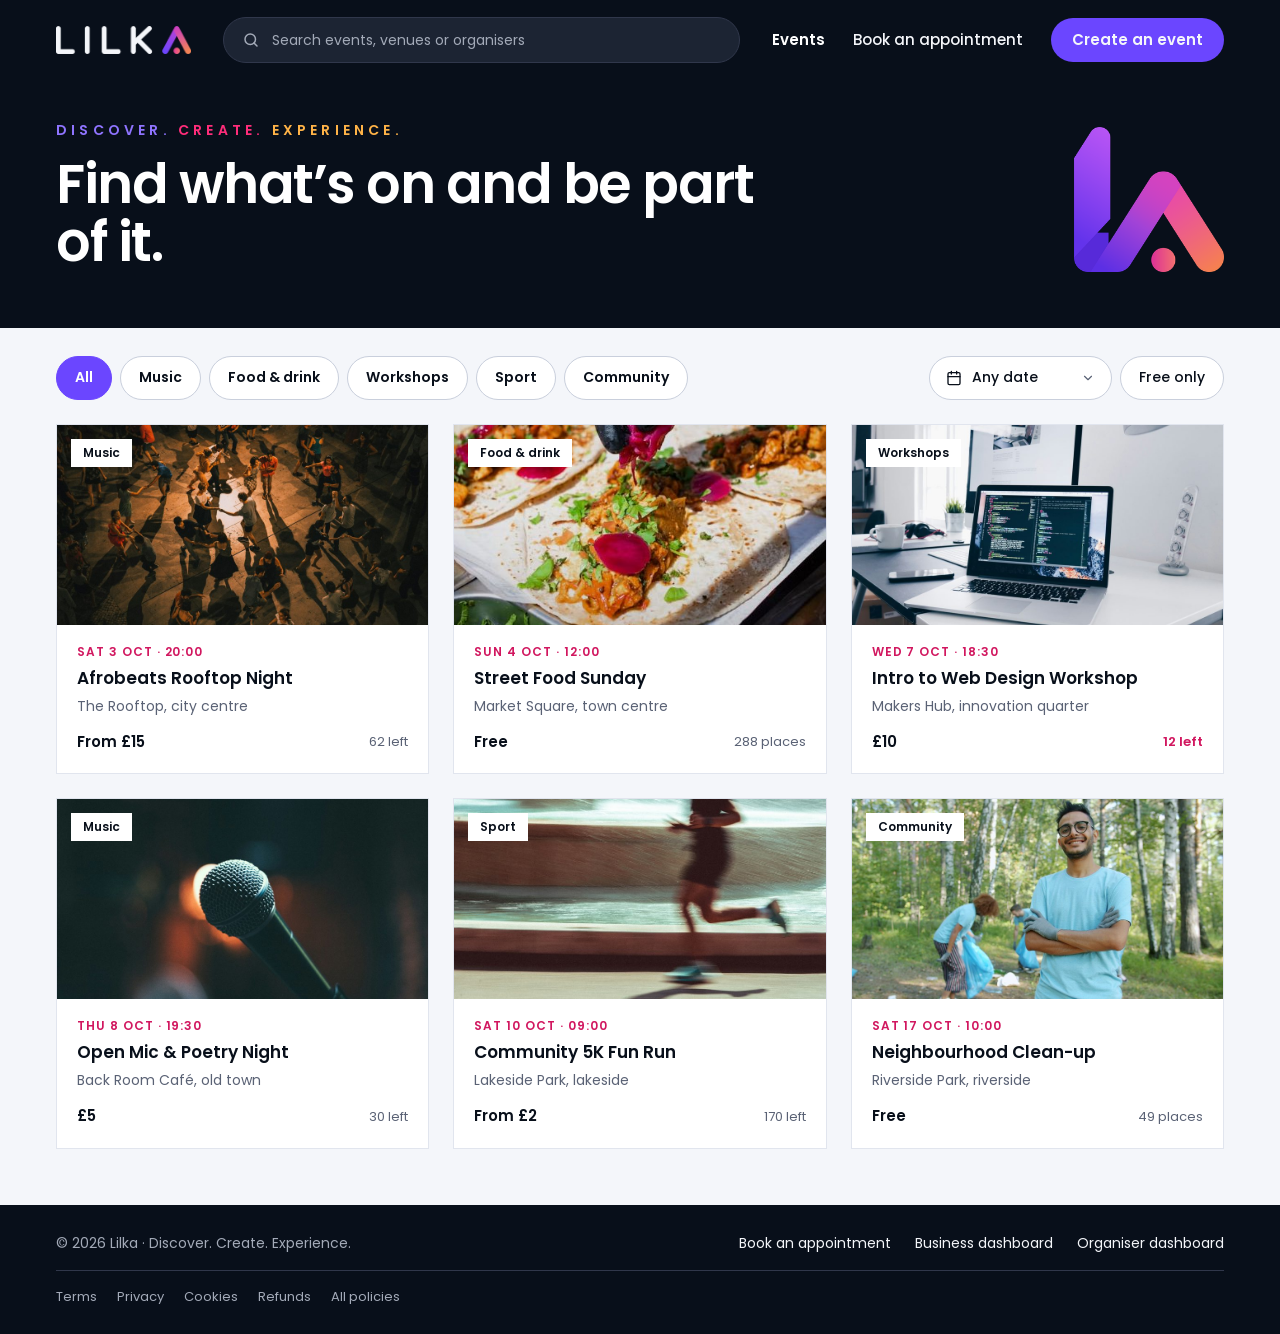
<file: index.html>
<!doctype html>
<html lang="en-GB">
<head>
  <meta charset="utf-8">
  <meta name="viewport" content="width=device-width, initial-scale=1, viewport-fit=cover">
  <title>Lilka – Find what’s on</title>
  <meta name="description" content="Discover local events and book tickets on Lilka.">
  <link rel="icon" href="images/lilka-mark.png">
  <link rel="preconnect" href="https://fonts.googleapis.com">
  <link rel="preconnect" href="https://fonts.gstatic.com" crossorigin>
  <link href="https://fonts.googleapis.com/css2?family=Poppins:wght@400;500;600;700&display=swap" rel="stylesheet">
  <link rel="stylesheet" href="css/styles.css">
</head>
<body>
  <header class="site-header">
    <div class="site-header__inner">
      <a class="brand" href="index.html" aria-label="Lilka home"><img src="images/lilka-wordmark.png" alt="Lilka" width="135" height="28"></a>

      <label class="site-search">
        <svg width="18" height="18" viewBox="0 0 24 24" fill="none" stroke="#A3AAB8" stroke-width="2" stroke-linecap="round" aria-hidden="true"><circle cx="11" cy="11" r="7"/><path d="M20 20l-4-4"/></svg>
        <span class="visually-hidden">Search events</span>
        <input id="search" type="search" placeholder="Search events, venues or organisers" autocomplete="off">
      </label>

      <button class="nav-toggle" type="button" aria-expanded="false" aria-controls="site-nav" aria-label="Menu">
        <svg width="20" height="20" viewBox="0 0 24 24" fill="none" stroke="currentColor" stroke-width="2" stroke-linecap="round" aria-hidden="true"><path d="M4 7h16M4 12h16M4 17h16"/></svg>
      </button>
      <nav class="site-nav" id="site-nav" aria-label="Main">
        <a href="index.html" aria-current="page">Events</a>
        <a href="book.html">Book an appointment</a>
        <a class="btn btn-primary" href="organiser.html">Create an event</a>
      </nav>
    </div>
  </header>

  <main>
    <section class="hero">
      <div class="hero__inner">
        <div>
          <p class="tagline"><span class="t1">DISCOVER.</span> <span class="t2">CREATE.</span> <span class="t3">EXPERIENCE.</span></p>
          <h1>Find what’s on and be part of it.</h1>
        </div>
        <img class="hero__mark" src="images/lilka-mark.png" alt="" width="150" height="145">
      </div>
    </section>

    <div class="container">
      <section class="filters" aria-label="Filter events">
        <div class="pill-group" role="group" aria-label="Category" id="categories"></div>
        <div class="pill-group">
          <label class="visually-hidden" for="when">When</label>
          <select class="pill-select" id="when">
            <option value="any">Any date</option>
            <option value="weekend">This weekend</option>
            <option value="week">Next 7 days</option>
            <option value="month">Next 30 days</option>
          </select>
          <button class="pill pill--quiet" type="button" id="free-only" aria-pressed="false">Free only</button>
        </div>
      </section>

      <p class="visually-hidden" id="results-count" aria-live="polite"></p>
      <section class="event-grid" id="event-grid" aria-label="Events"></section>
    </div>
  </main>

  <footer class="site-footer">
    <div class="site-footer__inner">
      <span>© <span data-year></span> Lilka · Discover. Create. Experience.</span>
      <nav aria-label="Footer">
        <a href="book.html">Book an appointment</a>
        <a href="dashboard.html">Business dashboard</a>
        <a href="organiser.html">Organiser dashboard</a>
      </nav>
      <nav class="legal-links" aria-label="Legal">
        <a href="terms.html">Terms</a>
        <a href="privacy.html">Privacy</a>
        <a href="cookies.html">Cookies</a>
        <a href="refunds.html">Refunds</a>
        <a href="legal.html">All policies</a>
      </nav>
    </div>
  </footer>

  <script src="js/app.js"></script>
  <script src="js/events.js"></script>
</body>
</html>
</file>
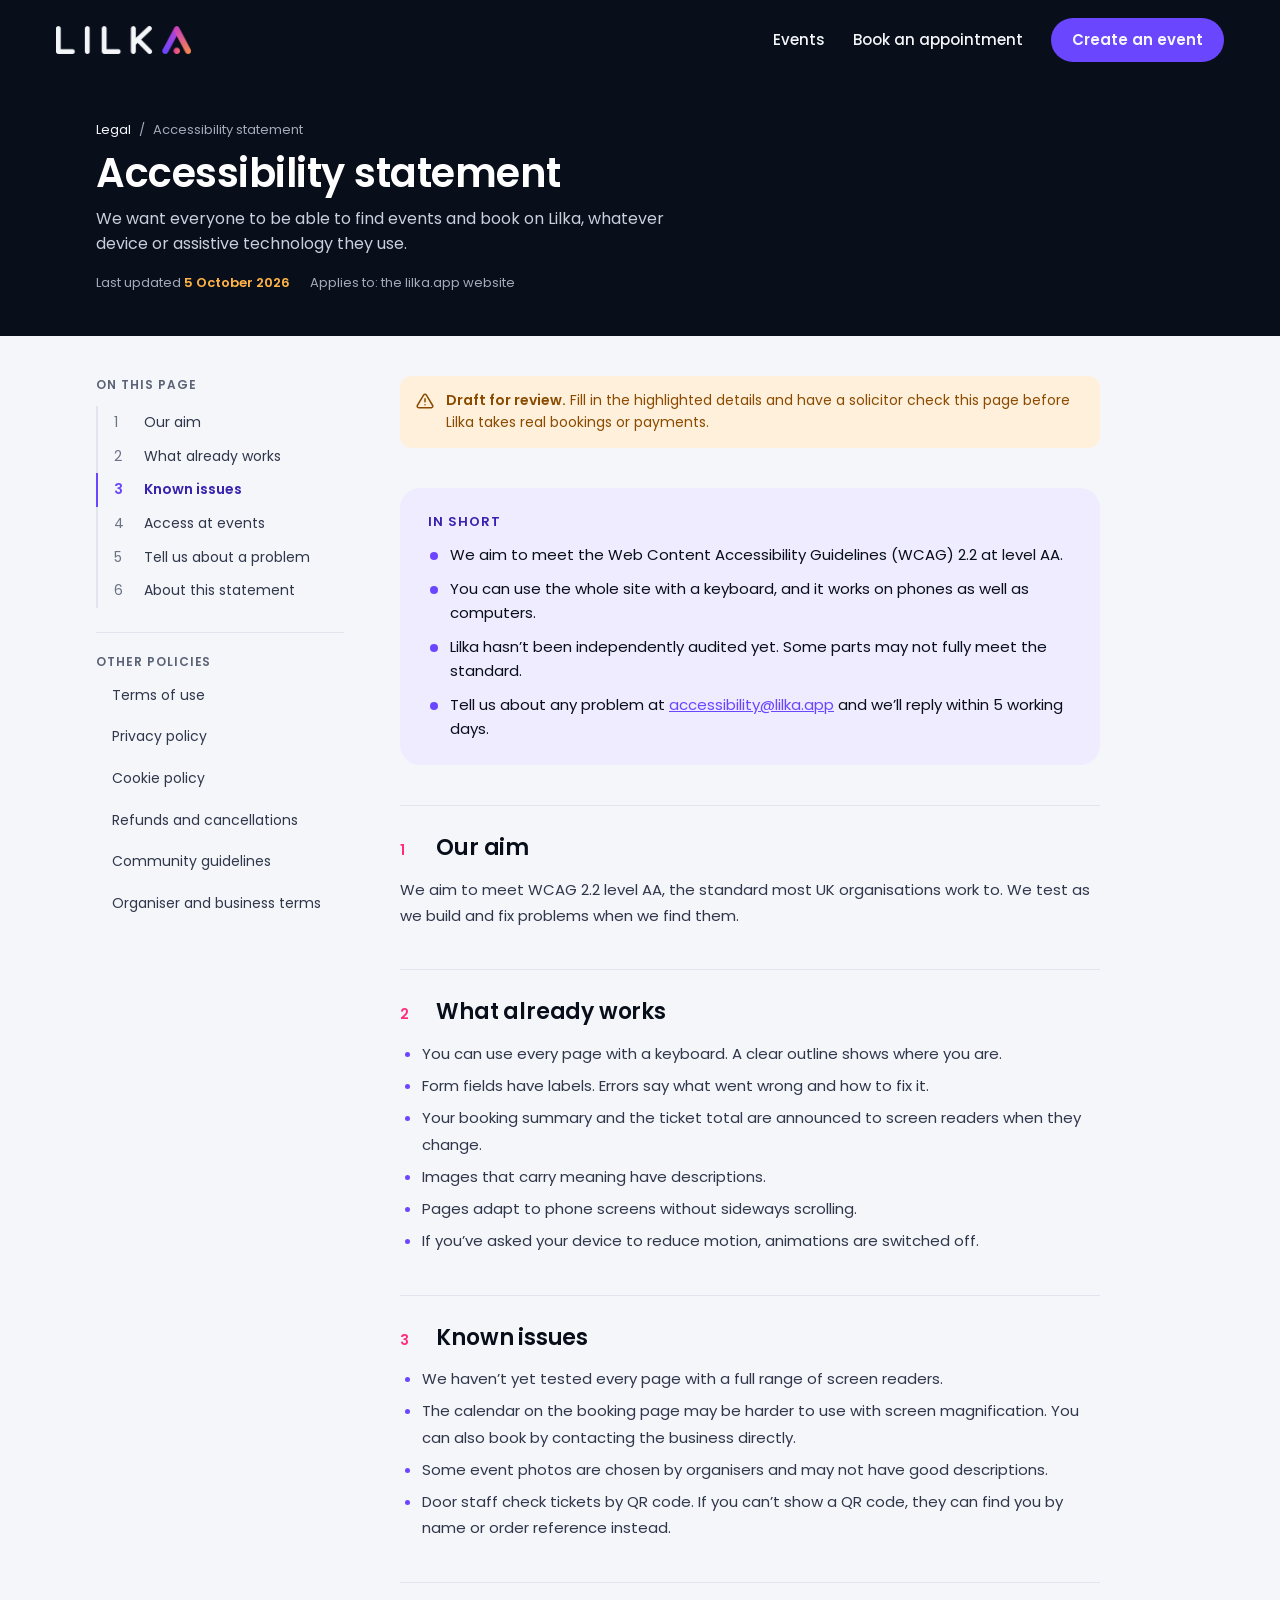
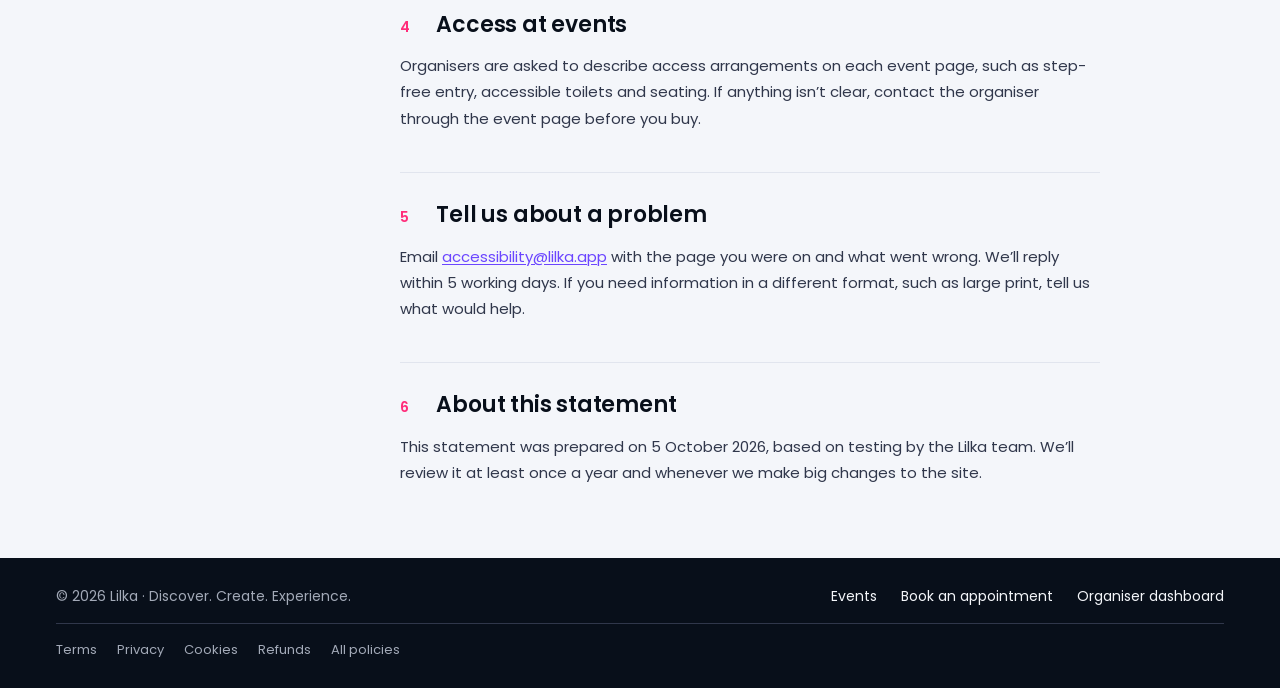
<file: accessibility.html>
<!doctype html>
<html lang="en-GB">
<head>
  <meta charset="utf-8">
  <meta name="viewport" content="width=device-width, initial-scale=1, viewport-fit=cover">
  <title>Lilka – Accessibility statement</title>
  <meta name="description" content="How accessible Lilka is and how to report a problem.">
  <link rel="icon" href="images/lilka-mark.png">
  <link rel="preconnect" href="https://fonts.googleapis.com">
  <link rel="preconnect" href="https://fonts.gstatic.com" crossorigin>
  <link href="https://fonts.googleapis.com/css2?family=Poppins:wght@400;500;600;700&display=swap" rel="stylesheet">
  <link rel="stylesheet" href="css/styles.css">
  <link rel="stylesheet" href="css/legal.css">
</head>
<body>
  <header class="site-header">
    <div class="site-header__inner">
      <a class="brand" href="index.html" aria-label="Lilka home"><img src="images/lilka-wordmark.png" alt="Lilka" width="135" height="28"></a>
      <button class="nav-toggle" type="button" aria-expanded="false" aria-controls="site-nav" aria-label="Menu">
        <svg width="20" height="20" viewBox="0 0 24 24" fill="none" stroke="currentColor" stroke-width="2" stroke-linecap="round" aria-hidden="true"><path d="M4 7h16M4 12h16M4 17h16"/></svg>
      </button>
      <nav class="site-nav" id="site-nav" aria-label="Main">
        <a href="index.html">Events</a>
        <a href="book.html">Book an appointment</a>
        <a class="btn btn-primary" href="organiser.html">Create an event</a>
      </nav>
    </div>
  </header>

  <main>
    <section class="legal-hero">
      <div class="legal-hero__inner">
        <nav class="crumbs" aria-label="Breadcrumb"><a href="legal.html">Legal</a><span aria-hidden="true">/</span><span>Accessibility statement</span></nav>
        <h1>Accessibility statement</h1>
        <p class="lede">We want everyone to be able to find events and book on Lilka, whatever device or assistive technology they use.</p>
        <p class="legal-meta"><span>Last updated <strong>5 October 2026</strong></span><span>Applies to: the lilka.app website</span></p>
      </div>
    </section>

    <div class="legal-layout">
      <details class="toc" open>
        <summary>On this page</summary>
        <ol>
          <li><a href="#our-aim"><span class="n">1</span>Our aim</a></li>
          <li><a href="#what-already-works"><span class="n">2</span>What already works</a></li>
          <li><a href="#known-issues"><span class="n">3</span>Known issues</a></li>
          <li><a href="#access-at-events"><span class="n">4</span>Access at events</a></li>
          <li><a href="#tell-us-about-a-problem"><span class="n">5</span>Tell us about a problem</a></li>
          <li><a href="#about-this-statement"><span class="n">6</span>About this statement</a></li>
        </ol>
        <div class="toc__also">
          <span>Other policies</span>
          <a href="terms.html">Terms of use</a>
          <a href="privacy.html">Privacy policy</a>
          <a href="cookies.html">Cookie policy</a>
          <a href="refunds.html">Refunds and cancellations</a>
          <a href="guidelines.html">Community guidelines</a>
          <a href="organiser-terms.html">Organiser and business terms</a>
        </div>
      </details>

      <article class="legal-article">
      <div class="legal-draft" role="note">
        <svg width="18" height="18" viewBox="0 0 24 24" fill="none" stroke="currentColor" stroke-width="2" stroke-linecap="round" stroke-linejoin="round" aria-hidden="true"><path d="M12 9v4M12 17h.01"/><path d="M10.3 3.9L1.8 18a2 2 0 0 0 1.7 3h17a2 2 0 0 0 1.7-3L13.7 3.9a2 2 0 0 0-3.4 0z"/></svg>
        <span><strong>Draft for review.</strong> Fill in the highlighted details and have a solicitor check this page before Lilka takes real bookings or payments.</span>
      </div>

      <section class="in-short" aria-labelledby="in-short-h">
        <h2 id="in-short-h">In short</h2>
        <ul>
          <li>We aim to meet the Web Content Accessibility Guidelines (WCAG) 2.2 at level AA.</li>
          <li>You can use the whole site with a keyboard, and it works on phones as well as computers.</li>
          <li>Lilka hasn’t been independently audited yet. Some parts may not fully meet the standard.</li>
          <li>Tell us about any problem at <a href="mailto:accessibility@lilka.app">accessibility@lilka.app</a> and we’ll reply within 5 working days.</li>
        </ul>
      </section>

      <section class="clause" id="our-aim">
        <h2><span class="n">1</span>Our aim</h2>
        <p>We aim to meet WCAG 2.2 level AA, the standard most UK organisations work to. We test as we build and fix problems when we find them.</p>
      </section>

      <section class="clause" id="what-already-works">
        <h2><span class="n">2</span>What already works</h2>
        <ul>
          <li>You can use every page with a keyboard. A clear outline shows where you are.</li>
          <li>Form fields have labels. Errors say what went wrong and how to fix it.</li>
          <li>Your booking summary and the ticket total are announced to screen readers when they change.</li>
          <li>Images that carry meaning have descriptions.</li>
          <li>Pages adapt to phone screens without sideways scrolling.</li>
          <li>If you’ve asked your device to reduce motion, animations are switched off.</li>
        </ul>
      </section>

      <section class="clause" id="known-issues">
        <h2><span class="n">3</span>Known issues</h2>
        <ul>
          <li>We haven’t yet tested every page with a full range of screen readers.</li>
          <li>The calendar on the booking page may be harder to use with screen magnification. You can also book by contacting the business directly.</li>
          <li>Some event photos are chosen by organisers and may not have good descriptions.</li>
          <li>Door staff check tickets by QR code. If you can’t show a QR code, they can find you by name or order reference instead.</li>
        </ul>
      </section>

      <section class="clause" id="access-at-events">
        <h2><span class="n">4</span>Access at events</h2>
        <p>Organisers are asked to describe access arrangements on each event page, such as step-free entry, accessible toilets and seating. If anything isn’t clear, contact the organiser through the event page before you buy.</p>
      </section>

      <section class="clause" id="tell-us-about-a-problem">
        <h2><span class="n">5</span>Tell us about a problem</h2>
        <p>Email <a href="mailto:accessibility@lilka.app">accessibility@lilka.app</a> with the page you were on and what went wrong. We’ll reply within 5 working days. If you need information in a different format, such as large print, tell us what would help.</p>
      </section>

      <section class="clause" id="about-this-statement">
        <h2><span class="n">6</span>About this statement</h2>
        <p>This statement was prepared on 5 October 2026, based on testing by the Lilka team. We’ll review it at least once a year and whenever we make big changes to the site.</p>
      </section>
      </article>
    </div>
  </main>

  <footer class="site-footer">
    <div class="site-footer__inner">
      <span>© <span data-year></span> Lilka · Discover. Create. Experience.</span>
      <nav aria-label="Footer">
        <a href="index.html">Events</a>
        <a href="book.html">Book an appointment</a>
        <a href="organiser.html">Organiser dashboard</a>
      </nav>
      <nav class="legal-links" aria-label="Legal">
        <a href="terms.html">Terms</a>
        <a href="privacy.html">Privacy</a>
        <a href="cookies.html">Cookies</a>
        <a href="refunds.html">Refunds</a>
        <a href="legal.html">All policies</a>
      </nav>
    </div>
  </footer>
  <script src="js/app.js"></script>
  <script src="js/legal.js"></script>
</body>
</html>
</file>
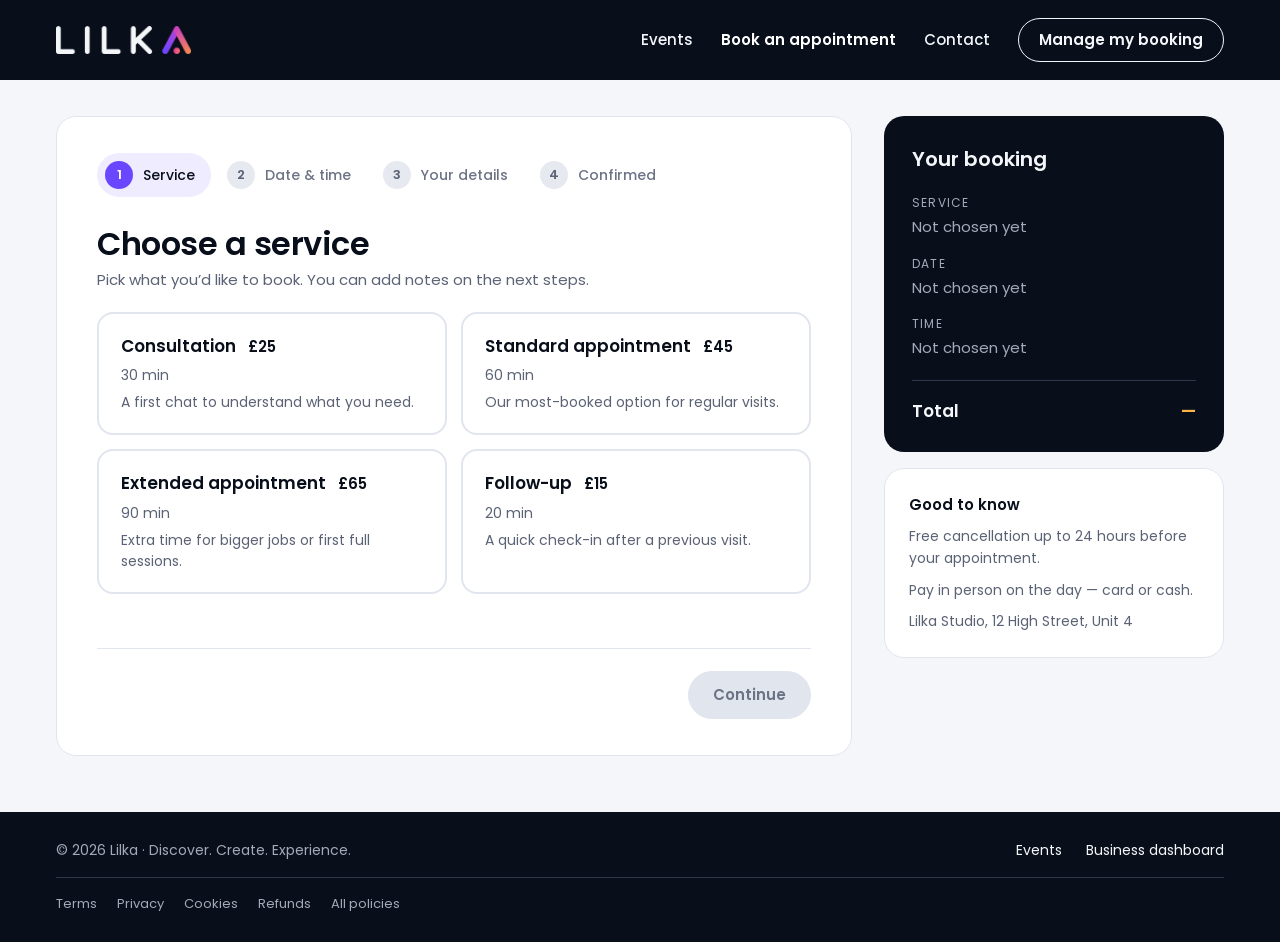
<file: book.html>
<!doctype html>
<html lang="en">
<head>
  <meta charset="utf-8">
  <meta name="viewport" content="width=device-width, initial-scale=1">
  <title>Lilka – Book an appointment</title>
  <link rel="icon" href="images/lilka-mark.png">
  <link rel="preconnect" href="https://fonts.googleapis.com">
  <link rel="preconnect" href="https://fonts.gstatic.com" crossorigin>
  <link href="https://fonts.googleapis.com/css2?family=Poppins:wght@400;500;600;700&display=swap" rel="stylesheet">
  <link rel="stylesheet" href="css/styles.css">
</head>
<body>
  <header class="site-header">
    <div class="site-header__inner">
      <a class="brand" href="index.html" aria-label="Lilka home"><img src="images/lilka-wordmark.png" alt="Lilka" width="135" height="28"></a>
      <button class="nav-toggle" type="button" aria-expanded="false" aria-controls="site-nav" aria-label="Menu">
        <svg width="20" height="20" viewBox="0 0 24 24" fill="none" stroke="currentColor" stroke-width="2" stroke-linecap="round" aria-hidden="true"><path d="M4 7h16M4 12h16M4 17h16"/></svg>
      </button>
      <nav class="site-nav" id="site-nav" aria-label="Main">
        <a href="index.html">Events</a>
        <a href="book.html" aria-current="page">Book an appointment</a>
        <a href="#contact" id="contact-link">Contact</a>
        <button class="btn btn-dark-outline" type="button" id="manage-open">Manage my booking</button>
      </nav>
    </div>
  </header>

  <main class="book-layout">
    <section class="book-main card" aria-labelledby="step-title">
      <ol class="steps" id="steps" aria-label="Booking progress"></ol>

      <!-- Step 1: service -->
      <div class="step-panel" data-step="1">
        <div class="step-head">
          <h1 id="step-title" tabindex="-1">Choose a service</h1>
          <p>Pick what you’d like to book. You can add notes on the next steps.</p>
        </div>
        <div class="service-grid" id="services" role="radiogroup" aria-label="Services"></div>
      </div>

      <!-- Step 2: date and time -->
      <div class="step-panel" data-step="2" hidden>
        <div class="step-head">
          <h1 tabindex="-1">Pick a date and time</h1>
          <p>Greyed-out slots are already taken. We’re closed on Sundays.</p>
        </div>
        <div class="datetime">
          <div class="calendar">
            <div class="calendar__head">
              <button class="icon-btn" type="button" id="prev-month" aria-label="Previous month">
                <svg width="18" height="18" viewBox="0 0 24 24" fill="none" stroke="currentColor" stroke-width="2" stroke-linecap="round" stroke-linejoin="round" aria-hidden="true"><path d="M15 18l-6-6 6-6"/></svg>
              </button>
              <h2 id="month-label" aria-live="polite"></h2>
              <button class="icon-btn" type="button" id="next-month" aria-label="Next month">
                <svg width="18" height="18" viewBox="0 0 24 24" fill="none" stroke="currentColor" stroke-width="2" stroke-linecap="round" stroke-linejoin="round" aria-hidden="true"><path d="M9 18l6-6-6-6"/></svg>
              </button>
            </div>
            <div class="calendar__dow" aria-hidden="true"><span>Mon</span><span>Tue</span><span>Wed</span><span>Thu</span><span>Fri</span><span>Sat</span><span>Sun</span></div>
            <div class="calendar__grid" id="days"></div>
          </div>
          <div class="times">
            <h2 id="times-label">Choose a day to see times</h2>
            <div class="time-grid" id="times"></div>
          </div>
        </div>
      </div>

      <!-- Step 3: details -->
      <form class="step-panel" data-step="3" hidden id="details" novalidate>
        <div class="step-head">
          <h1 tabindex="-1">Your details</h1>
          <p>We’ll send your confirmation and a reminder the day before.</p>
        </div>
        <div class="form-grid">
          <label class="field">Full name
            <input class="input" name="name" type="text" autocomplete="name" placeholder="e.g. Tendai Moyo" required>
            <span class="field-error" data-for="name"></span>
          </label>
          <label class="field">Phone number
            <input class="input" name="phone" type="tel" autocomplete="tel" placeholder="07…" required>
            <span class="field-error" data-for="phone"></span>
          </label>
          <label class="field span-2">Email
            <input class="input" name="email" type="email" autocomplete="email" placeholder="you@example.com" required>
            <span class="field-error" data-for="email"></span>
          </label>
          <label class="field span-2">
            <span>Anything we should know? <span class="opt">Optional</span></span>
            <textarea class="textarea" name="notes" rows="3"></textarea>
          </label>
          <label class="check span-2"><input type="checkbox" name="reminder" checked>Text me a reminder 24 hours before</label>
          <p class="consent span-2">By confirming, you agree to Lilka’s <a href="terms.html">terms of use</a>. Free cancellation up to 24 hours before. Our <a href="privacy.html">privacy policy</a> explains how we use your details.</p>
        </div>
      </form>

      <!-- Step 4: confirmed -->
      <div class="step-panel confirmed" data-step="4" hidden>
        <img src="images/lilka-mark.png" alt="">
        <h1 tabindex="-1">You’re booked in.</h1>
        <p id="confirm-line"></p>
        <p style="font-size:15px">Your reference is <span class="ref" id="confirm-ref"></span>. Keep it to manage your booking.</p>
        <div class="actions">
          <button class="btn btn-primary" type="button" id="add-cal">Add to calendar</button>
          <button class="btn btn-outline" type="button" id="book-another" style="border-color:var(--text)">Book another</button>
        </div>
      </div>

      <div class="step-nav" id="step-nav">
        <button class="btn btn-ghost" type="button" id="back">Back</button>
        <button class="btn btn-primary" type="button" id="next" disabled>Continue</button>
      </div>
    </section>

    <aside class="book-aside">
      <div class="card-dark summary" aria-live="polite">
        <h2>Your booking</h2>
        <dl>
          <div><dt>Service</dt><dd id="sum-service" class="is-empty">Not chosen yet</dd></div>
          <div><dt>Date</dt><dd id="sum-date" class="is-empty">Not chosen yet</dd></div>
          <div><dt>Time</dt><dd id="sum-time" class="is-empty">Not chosen yet</dd></div>
        </dl>
        <div class="summary__total"><span>Total</span><span id="sum-price">—</span></div>
      </div>
      <div class="card info" id="contact">
        <h2>Good to know</h2>
        <p>Free cancellation up to 24 hours before your appointment.</p>
        <p>Pay in person on the day — card or cash.</p>
        <p id="biz-address"></p>
      </div>
    </aside>
  </main>

  <!-- Manage booking -->
  <dialog class="dialog" id="manage">
    <form class="dialog__inner" id="manage-form" novalidate>
      <div class="dialog__head">
        <h2>Manage my booking</h2>
        <button class="icon-btn" type="button" data-close aria-label="Close">
          <svg width="18" height="18" viewBox="0 0 24 24" fill="none" stroke="currentColor" stroke-width="2" stroke-linecap="round" aria-hidden="true"><path d="M6 6l12 12M18 6L6 18"/></svg>
        </button>
      </div>
      <label class="field">Booking reference
        <input class="input" name="ref" type="text" placeholder="LK-XXXXXX" autocomplete="off" style="text-transform:uppercase">
        <span class="field-error" data-for="ref"></span>
      </label>
      <button class="btn btn-primary" type="submit">Find booking</button>
      <div id="manage-result"></div>
    </form>
  </dialog>

  <footer class="site-footer">
    <div class="site-footer__inner">
      <span>© <span data-year></span> Lilka · Discover. Create. Experience.</span>
      <nav aria-label="Footer">
        <a href="index.html">Events</a>
        <a href="dashboard.html">Business dashboard</a>
      </nav>
      <nav class="legal-links" aria-label="Legal">
        <a href="terms.html">Terms</a>
        <a href="privacy.html">Privacy</a>
        <a href="cookies.html">Cookies</a>
        <a href="refunds.html">Refunds</a>
        <a href="legal.html">All policies</a>
      </nav>
    </div>
  </footer>

  <script src="js/app.js"></script>
  <script src="js/book.js"></script>
</body>
</html>
</file>
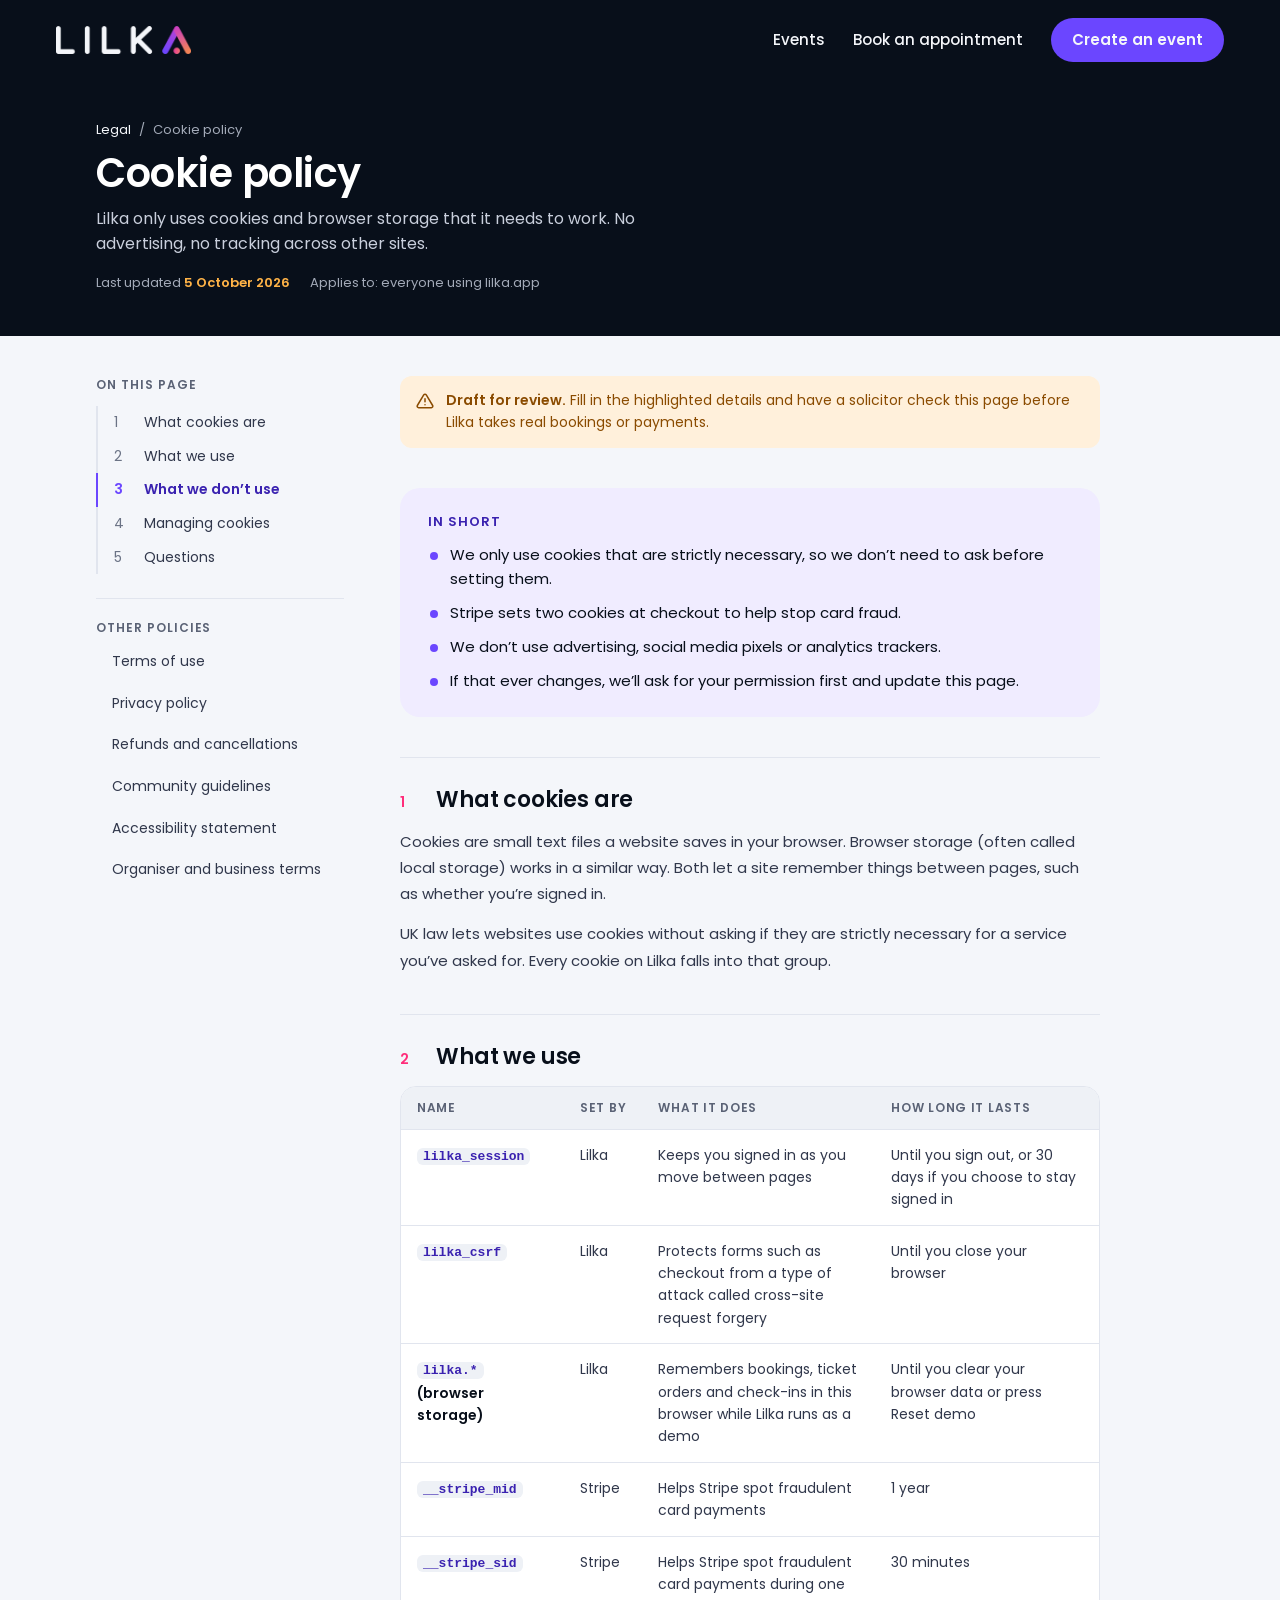
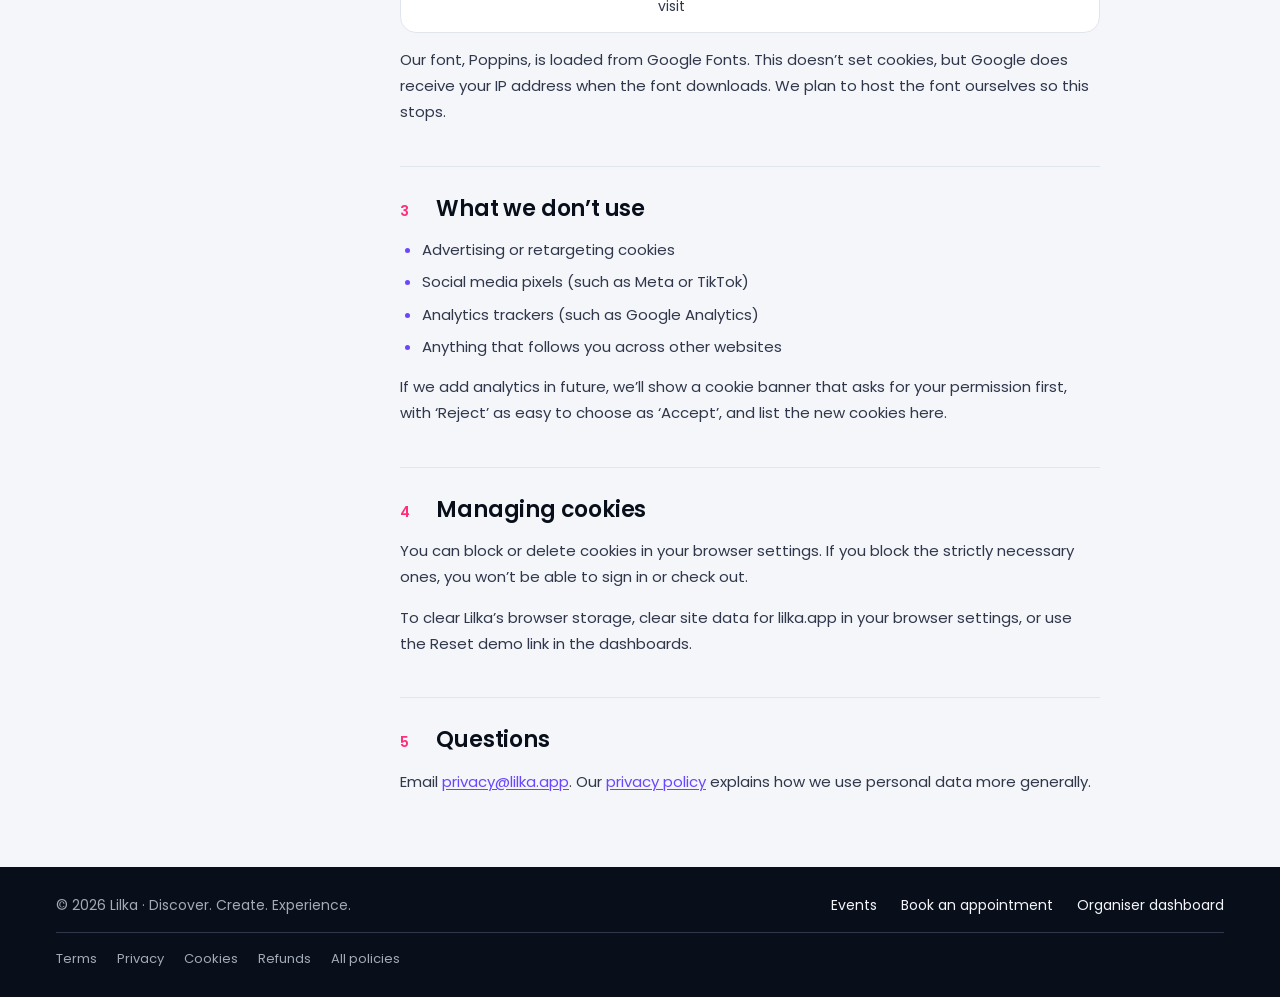
<file: cookies.html>
<!doctype html>
<html lang="en-GB">
<head>
  <meta charset="utf-8">
  <meta name="viewport" content="width=device-width, initial-scale=1, viewport-fit=cover">
  <title>Lilka – Cookie policy</title>
  <meta name="description" content="The cookies and browser storage Lilka uses.">
  <link rel="icon" href="images/lilka-mark.png">
  <link rel="preconnect" href="https://fonts.googleapis.com">
  <link rel="preconnect" href="https://fonts.gstatic.com" crossorigin>
  <link href="https://fonts.googleapis.com/css2?family=Poppins:wght@400;500;600;700&display=swap" rel="stylesheet">
  <link rel="stylesheet" href="css/styles.css">
  <link rel="stylesheet" href="css/legal.css">
</head>
<body>
  <header class="site-header">
    <div class="site-header__inner">
      <a class="brand" href="index.html" aria-label="Lilka home"><img src="images/lilka-wordmark.png" alt="Lilka" width="135" height="28"></a>
      <button class="nav-toggle" type="button" aria-expanded="false" aria-controls="site-nav" aria-label="Menu">
        <svg width="20" height="20" viewBox="0 0 24 24" fill="none" stroke="currentColor" stroke-width="2" stroke-linecap="round" aria-hidden="true"><path d="M4 7h16M4 12h16M4 17h16"/></svg>
      </button>
      <nav class="site-nav" id="site-nav" aria-label="Main">
        <a href="index.html">Events</a>
        <a href="book.html">Book an appointment</a>
        <a class="btn btn-primary" href="organiser.html">Create an event</a>
      </nav>
    </div>
  </header>

  <main>
    <section class="legal-hero">
      <div class="legal-hero__inner">
        <nav class="crumbs" aria-label="Breadcrumb"><a href="legal.html">Legal</a><span aria-hidden="true">/</span><span>Cookie policy</span></nav>
        <h1>Cookie policy</h1>
        <p class="lede">Lilka only uses cookies and browser storage that it needs to work. No advertising, no tracking across other sites.</p>
        <p class="legal-meta"><span>Last updated <strong>5 October 2026</strong></span><span>Applies to: everyone using lilka.app</span></p>
      </div>
    </section>

    <div class="legal-layout">
      <details class="toc" open>
        <summary>On this page</summary>
        <ol>
          <li><a href="#what-cookies-are"><span class="n">1</span>What cookies are</a></li>
          <li><a href="#what-we-use"><span class="n">2</span>What we use</a></li>
          <li><a href="#what-we-don-t-use"><span class="n">3</span>What we don’t use</a></li>
          <li><a href="#managing-cookies"><span class="n">4</span>Managing cookies</a></li>
          <li><a href="#questions"><span class="n">5</span>Questions</a></li>
        </ol>
        <div class="toc__also">
          <span>Other policies</span>
          <a href="terms.html">Terms of use</a>
          <a href="privacy.html">Privacy policy</a>
          <a href="refunds.html">Refunds and cancellations</a>
          <a href="guidelines.html">Community guidelines</a>
          <a href="accessibility.html">Accessibility statement</a>
          <a href="organiser-terms.html">Organiser and business terms</a>
        </div>
      </details>

      <article class="legal-article">
      <div class="legal-draft" role="note">
        <svg width="18" height="18" viewBox="0 0 24 24" fill="none" stroke="currentColor" stroke-width="2" stroke-linecap="round" stroke-linejoin="round" aria-hidden="true"><path d="M12 9v4M12 17h.01"/><path d="M10.3 3.9L1.8 18a2 2 0 0 0 1.7 3h17a2 2 0 0 0 1.7-3L13.7 3.9a2 2 0 0 0-3.4 0z"/></svg>
        <span><strong>Draft for review.</strong> Fill in the highlighted details and have a solicitor check this page before Lilka takes real bookings or payments.</span>
      </div>

      <section class="in-short" aria-labelledby="in-short-h">
        <h2 id="in-short-h">In short</h2>
        <ul>
          <li>We only use cookies that are strictly necessary, so we don’t need to ask before setting them.</li>
          <li>Stripe sets two cookies at checkout to help stop card fraud.</li>
          <li>We don’t use advertising, social media pixels or analytics trackers.</li>
          <li>If that ever changes, we’ll ask for your permission first and update this page.</li>
        </ul>
      </section>

      <section class="clause" id="what-cookies-are">
        <h2><span class="n">1</span>What cookies are</h2>
        <p>Cookies are small text files a website saves in your browser. Browser storage (often called local storage) works in a similar way. Both let a site remember things between pages, such as whether you’re signed in.</p>
        <p>UK law lets websites use cookies without asking if they are strictly necessary for a service you’ve asked for. Every cookie on Lilka falls into that group.</p>
      </section>

      <section class="clause" id="what-we-use">
        <h2><span class="n">2</span>What we use</h2>
        <div class="legal-table-wrap">
          <table class="legal-table">
            <thead><tr><th scope="col">Name</th><th scope="col">Set by</th><th scope="col">What it does</th><th scope="col">How long it lasts</th></tr></thead>
            <tbody>
            <tr><td><code>lilka_session</code></td><td>Lilka</td><td>Keeps you signed in as you move between pages</td><td>Until you sign out, or 30 days if you choose to stay signed in</td></tr>
            <tr><td><code>lilka_csrf</code></td><td>Lilka</td><td>Protects forms such as checkout from a type of attack called cross-site request forgery</td><td>Until you close your browser</td></tr>
            <tr><td><code>lilka.*</code> (browser storage)</td><td>Lilka</td><td>Remembers bookings, ticket orders and check-ins in this browser while Lilka runs as a demo</td><td>Until you clear your browser data or press Reset demo</td></tr>
            <tr><td><code>__stripe_mid</code></td><td>Stripe</td><td>Helps Stripe spot fraudulent card payments</td><td>1 year</td></tr>
            <tr><td><code>__stripe_sid</code></td><td>Stripe</td><td>Helps Stripe spot fraudulent card payments during one visit</td><td>30 minutes</td></tr>
            </tbody>
          </table>
        </div>
        <p>Our font, Poppins, is loaded from Google Fonts. This doesn’t set cookies, but Google does receive your IP address when the font downloads. We plan to host the font ourselves so this stops.</p>
      </section>

      <section class="clause" id="what-we-don-t-use">
        <h2><span class="n">3</span>What we don’t use</h2>
        <ul>
          <li>Advertising or retargeting cookies</li>
          <li>Social media pixels (such as Meta or TikTok)</li>
          <li>Analytics trackers (such as Google Analytics)</li>
          <li>Anything that follows you across other websites</li>
        </ul>
        <p>If we add analytics in future, we’ll show a cookie banner that asks for your permission first, with ‘Reject’ as easy to choose as ‘Accept’, and list the new cookies here.</p>
      </section>

      <section class="clause" id="managing-cookies">
        <h2><span class="n">4</span>Managing cookies</h2>
        <p>You can block or delete cookies in your browser settings. If you block the strictly necessary ones, you won’t be able to sign in or check out.</p>
        <p>To clear Lilka’s browser storage, clear site data for lilka.app in your browser settings, or use the Reset demo link in the dashboards.</p>
      </section>

      <section class="clause" id="questions">
        <h2><span class="n">5</span>Questions</h2>
        <p>Email <a href="mailto:privacy@lilka.app">privacy@lilka.app</a>. Our <a href="privacy.html">privacy policy</a> explains how we use personal data more generally.</p>
      </section>
      </article>
    </div>
  </main>

  <footer class="site-footer">
    <div class="site-footer__inner">
      <span>© <span data-year></span> Lilka · Discover. Create. Experience.</span>
      <nav aria-label="Footer">
        <a href="index.html">Events</a>
        <a href="book.html">Book an appointment</a>
        <a href="organiser.html">Organiser dashboard</a>
      </nav>
      <nav class="legal-links" aria-label="Legal">
        <a href="terms.html">Terms</a>
        <a href="privacy.html">Privacy</a>
        <a href="cookies.html">Cookies</a>
        <a href="refunds.html">Refunds</a>
        <a href="legal.html">All policies</a>
      </nav>
    </div>
  </footer>
  <script src="js/app.js"></script>
  <script src="js/legal.js"></script>
</body>
</html>
</file>
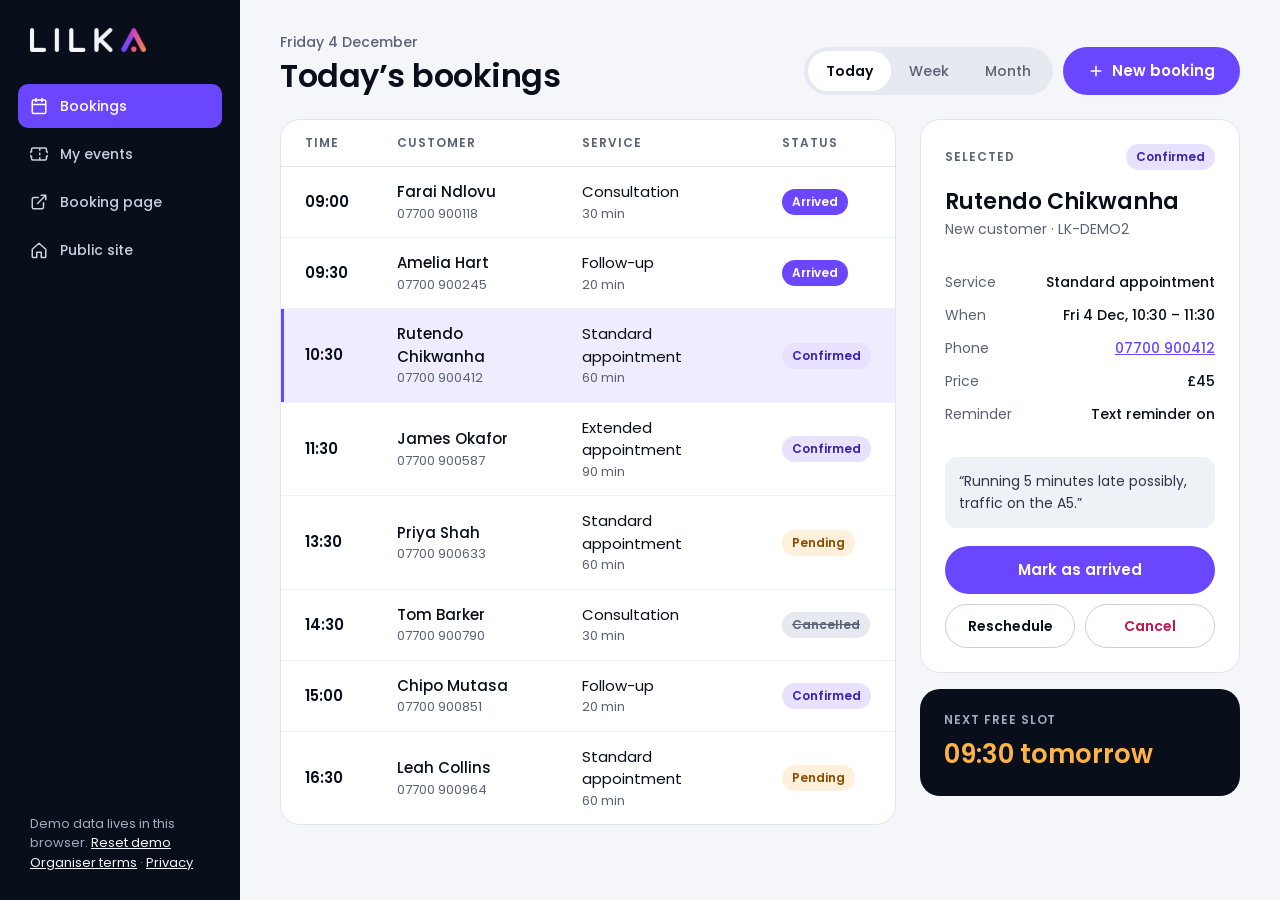
<file: dashboard.html>
<!doctype html>
<html lang="en">
<head>
  <meta charset="utf-8">
  <meta name="viewport" content="width=device-width, initial-scale=1">
  <title>Lilka – Bookings dashboard</title>
  <link rel="icon" href="images/lilka-mark.png">
  <link rel="preconnect" href="https://fonts.googleapis.com">
  <link rel="preconnect" href="https://fonts.gstatic.com" crossorigin>
  <link href="https://fonts.googleapis.com/css2?family=Poppins:wght@400;500;600;700&display=swap" rel="stylesheet">
  <link rel="stylesheet" href="css/styles.css">
</head>
<body>
  <div class="app">
    <aside class="sidebar">
      <a class="sidebar__brand" href="index.html" aria-label="Lilka home"><img src="images/lilka-wordmark.png" alt="Lilka" width="116" height="24"></a>
      <nav class="sidebar__nav" aria-label="Dashboard">
        <a href="dashboard.html" aria-current="page"><svg width="18" height="18" viewBox="0 0 24 24" fill="none" stroke="currentColor" stroke-width="2" stroke-linecap="round" stroke-linejoin="round" aria-hidden="true"><rect x="3" y="4" width="18" height="18" rx="2"/><path d="M16 2v4M8 2v4M3 10h18"/></svg>Bookings</a>
        <a href="organiser.html"><svg width="18" height="18" viewBox="0 0 24 24" fill="none" stroke="currentColor" stroke-width="2" stroke-linecap="round" stroke-linejoin="round" aria-hidden="true"><path d="M2 9a3 3 0 0 0 0 6v3a2 2 0 0 0 2 2h16a2 2 0 0 0 2-2v-3a3 3 0 0 0 0-6V6a2 2 0 0 0-2-2H4a2 2 0 0 0-2 2z"/><path d="M13 5v2M13 17v2M13 11v2"/></svg>My events</a>
        <a href="book.html"><svg width="18" height="18" viewBox="0 0 24 24" fill="none" stroke="currentColor" stroke-width="2" stroke-linecap="round" stroke-linejoin="round" aria-hidden="true"><path d="M18 13v6a2 2 0 0 1-2 2H5a2 2 0 0 1-2-2V8a2 2 0 0 1 2-2h6M15 3h6v6M10 14L21 3"/></svg>Booking page</a>
        <a href="index.html"><svg width="18" height="18" viewBox="0 0 24 24" fill="none" stroke="currentColor" stroke-width="2" stroke-linecap="round" stroke-linejoin="round" aria-hidden="true"><path d="M3 11l9-8 9 8v10a1 1 0 0 1-1 1h-5v-7H9v7H4a1 1 0 0 1-1-1z"/></svg>Public site</a>
      </nav>
      <p class="sidebar__foot">Demo data lives in this browser. <a href="#" data-reset-demo>Reset demo</a><br><a href="organiser-terms.html">Organiser terms</a> · <a href="privacy.html">Privacy</a></p>
    </aside>

    <main class="app-main">
      <div class="page-head">
        <div>
          <p class="sub" id="today-label"></p>
          <h1 id="page-title">Today’s bookings</h1>
        </div>
        <div class="actions">
          <div class="segmented" role="tablist" aria-label="Range" id="range">
            <button type="button" role="tab" data-range="today" aria-selected="true">Today</button>
            <button type="button" role="tab" data-range="week" aria-selected="false">Week</button>
            <button type="button" role="tab" data-range="month" aria-selected="false">Month</button>
          </div>
          <a class="btn btn-primary" href="book.html">
            <svg width="16" height="16" viewBox="0 0 24 24" fill="none" stroke="currentColor" stroke-width="2.4" stroke-linecap="round" aria-hidden="true"><path d="M12 5v14M5 12h14"/></svg>
            New booking
          </a>
        </div>
      </div>

      <div class="dash-cols">
        <section class="card table-card" aria-labelledby="page-title">
          <div class="table-scroll">
            <table class="data-table">
              <thead>
                <tr><th scope="col">Time</th><th scope="col">Customer</th><th scope="col" class="hide-sm">Service</th><th scope="col">Status</th></tr>
              </thead>
              <tbody id="rows"></tbody>
            </table>
          </div>
        </section>

        <aside class="detail-aside">
          <div class="card detail" id="detail" aria-live="polite"></div>
          <div class="card-dark next-slot">
            <span class="eyebrow">Next free slot</span>
            <strong id="next-slot">—</strong>
          </div>
        </aside>
      </div>
    </main>
  </div>

  <!-- Reschedule -->
  <dialog class="dialog" id="resched">
    <form class="dialog__inner" id="resched-form" novalidate>
      <div class="dialog__head">
        <h2>Reschedule</h2>
        <button class="icon-btn" type="button" data-close aria-label="Close">
          <svg width="18" height="18" viewBox="0 0 24 24" fill="none" stroke="currentColor" stroke-width="2" stroke-linecap="round" aria-hidden="true"><path d="M6 6l12 12M18 6L6 18"/></svg>
        </button>
      </div>
      <p class="muted" id="resched-who" style="font-size:14px"></p>
      <label class="field">New date
        <input class="input" type="date" name="date" required>
        <span class="field-error" data-for="date"></span>
      </label>
      <label class="field">New time
        <select class="select" name="time" required></select>
        <span class="field-error" data-for="time"></span>
      </label>
      <button class="btn btn-primary" type="submit">Save new time</button>
    </form>
  </dialog>

  <script src="js/app.js"></script>
  <script src="js/dashboard.js"></script>
</body>
</html>
</file>
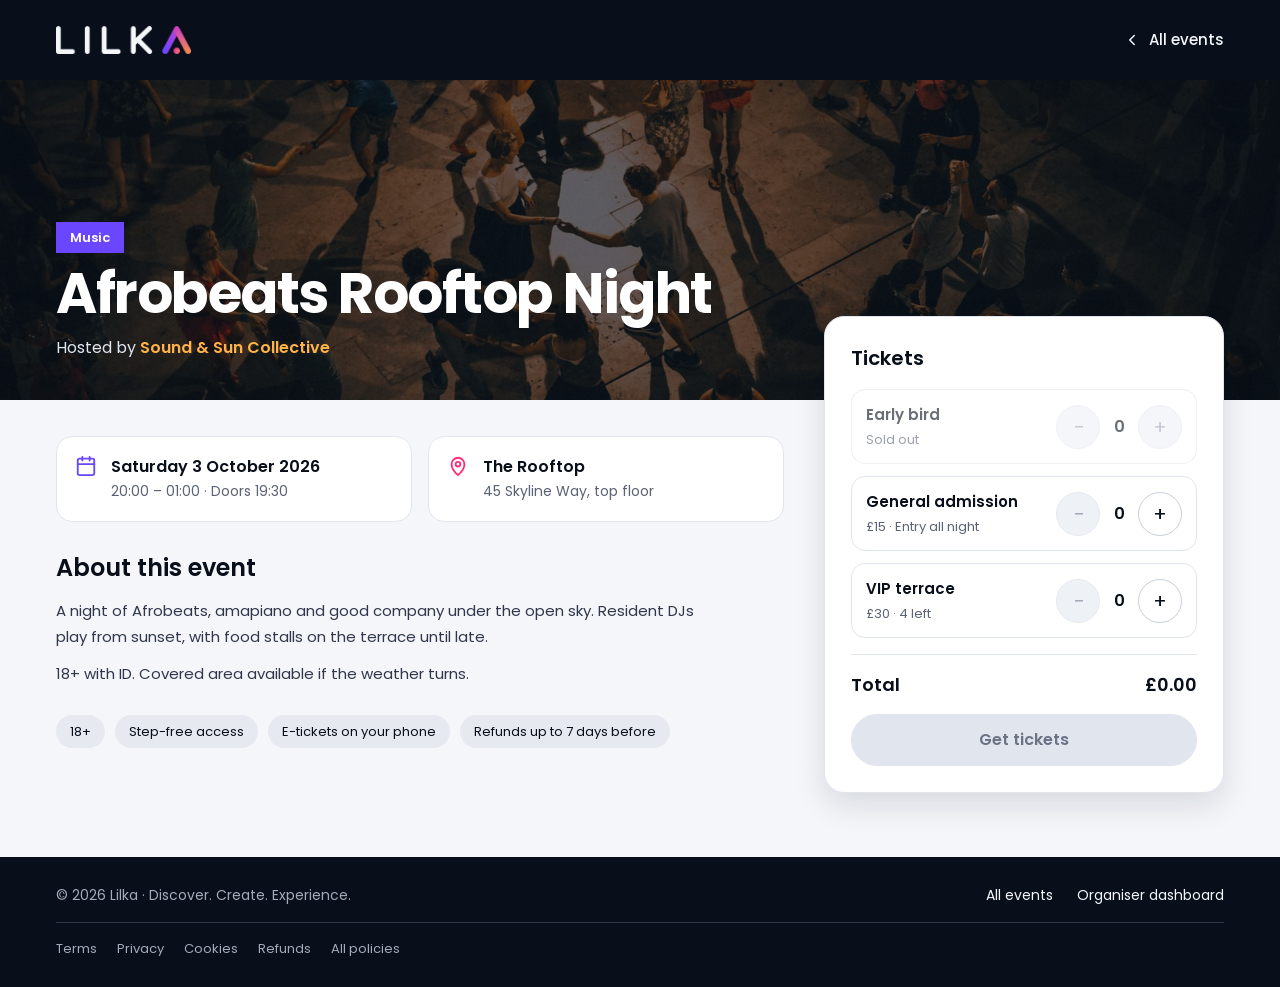
<file: event.html>
<!doctype html>
<html lang="en">
<head>
  <meta charset="utf-8">
  <meta name="viewport" content="width=device-width, initial-scale=1">
  <title>Lilka – Event</title>
  <link rel="icon" href="images/lilka-mark.png">
  <link rel="preconnect" href="https://fonts.googleapis.com">
  <link rel="preconnect" href="https://fonts.gstatic.com" crossorigin>
  <link href="https://fonts.googleapis.com/css2?family=Poppins:wght@400;500;600;700&display=swap" rel="stylesheet">
  <link rel="stylesheet" href="css/styles.css">
</head>
<body>
  <header class="site-header">
    <div class="site-header__inner">
      <a class="brand" href="index.html" aria-label="Lilka home"><img src="images/lilka-wordmark.png" alt="Lilka" width="135" height="28"></a>
      <a class="back-link" href="index.html">
        <svg width="18" height="18" viewBox="0 0 24 24" fill="none" stroke="currentColor" stroke-width="2" stroke-linecap="round" stroke-linejoin="round" aria-hidden="true"><path d="M15 18l-6-6 6-6"/></svg>
        All events
      </a>
    </div>
  </header>

  <main id="event-root">
    <section class="event-hero">
      <img class="event-hero__img" id="hero-img" src="" alt="">
      <div class="event-hero__shade"></div>
      <div class="event-hero__inner">
        <span class="event-hero__cat" id="ev-cat"></span>
        <h1 id="ev-title">Loading…</h1>
        <p class="event-hero__host">Hosted by <strong id="ev-host"></strong></p>
      </div>
    </section>

    <div class="event-layout">
      <section class="event-main">
        <div class="fact-grid">
          <div class="fact card">
            <svg width="22" height="22" viewBox="0 0 24 24" fill="none" stroke="#6B46FF" stroke-width="2" stroke-linecap="round" stroke-linejoin="round" aria-hidden="true"><rect x="3" y="4" width="18" height="18" rx="2"/><path d="M16 2v4M8 2v4M3 10h18"/></svg>
            <div><strong id="ev-date"></strong><span id="ev-time"></span></div>
          </div>
          <div class="fact card">
            <svg width="22" height="22" viewBox="0 0 24 24" fill="none" stroke="#FF2D7A" stroke-width="2" stroke-linecap="round" stroke-linejoin="round" aria-hidden="true"><path d="M12 22s7-6.2 7-12a7 7 0 0 0-14 0c0 5.8 7 12 7 12z"/><circle cx="12" cy="10" r="2.5"/></svg>
            <div><strong id="ev-venue"></strong><span id="ev-address"></span></div>
          </div>
        </div>
        <div class="prose">
          <h2>About this event</h2>
          <div id="ev-about" class="prose"></div>
        </div>
        <div class="tag-list" id="ev-tags"></div>
      </section>

      <aside class="ticket-panel card" aria-label="Tickets">
        <!-- 1. Pick tickets -->
        <div id="view-pick" class="ticket-view" style="display:flex;flex-direction:column;gap:16px">
          <h2>Tickets</h2>
          <div id="ticket-rows" style="display:flex;flex-direction:column;gap:12px"></div>
          <div class="total-row"><span>Total</span><span id="total">£0.00</span></div>
          <button class="btn btn-primary btn-cta btn-block" type="button" id="to-checkout" disabled>Get tickets</button>
        </div>

        <!-- 2. Checkout -->
        <form id="view-checkout" class="ticket-view" hidden novalidate style="flex-direction:column;gap:14px">
          <button class="link-btn" type="button" id="to-pick" style="align-self:flex-start">← Change tickets</button>
          <h2>Checkout</h2>
          <p class="muted" id="checkout-summary" style="font-size:14px"></p>
          <label class="field">Full name
            <input class="input" name="name" type="text" autocomplete="name" required>
            <span class="field-error" data-for="name"></span>
          </label>
          <label class="field">Email for your tickets
            <input class="input" name="email" type="email" autocomplete="email" required>
            <span class="field-error" data-for="email"></span>
          </label>
          <div id="card-fields" style="display:flex;flex-direction:column;gap:14px">
            <label class="field">Card number
              <input class="input" name="card" type="text" inputmode="numeric" autocomplete="cc-number" placeholder="1234 1234 1234 1234" maxlength="19">
              <span class="field-error" data-for="card"></span>
            </label>
            <div style="display:grid;grid-template-columns:1fr 1fr;gap:12px">
              <label class="field">Expiry
                <input class="input" name="exp" type="text" inputmode="numeric" autocomplete="cc-exp" placeholder="MM / YY" maxlength="7">
                <span class="field-error" data-for="exp"></span>
              </label>
              <label class="field">CVC
                <input class="input" name="cvc" type="text" inputmode="numeric" autocomplete="cc-csc" placeholder="123" maxlength="4">
                <span class="field-error" data-for="cvc"></span>
              </label>
            </div>
          </div>
          <button class="btn btn-primary btn-cta btn-block" type="submit" id="pay-btn">Pay £0.00</button>
          <p class="consent">By continuing, you agree to Lilka’s <a href="terms.html">terms of use</a> and the organiser’s <a href="refunds.html">refund policy</a>. See our <a href="privacy.html">privacy policy</a>.</p>
          <p class="demo-note" id="demo-note">Demo checkout. No real payment is taken.</p>
        </form>

        <!-- 3. Done -->
        <div id="view-done" class="ticket-view done" hidden>
          <img class="done__mark" src="images/lilka-mark.png" alt="">
          <h2>You’re going!</h2>
          <p class="muted" style="font-size:14px" id="done-summary"></p>
          <svg class="qr" viewBox="0 0 21 21" role="img" aria-label="Ticket QR code"><path fill="#080F1A" d="M0 0h7v7H0zM1 1v5h5V1zM2 2h3v3H2zM14 0h7v7h-7zM15 1v5h5V1zM16 2h3v3h-3zM0 14h7v7H0zM1 15v5h5v-5zM2 16h3v3H2zM8 0h2v2H8zM11 1h2v3h-2zM8 3h2v3H8zM9 8h3v2H9zM0 8h3v2H0zM4 9h3v2H4zM13 8h2v3h-2zM16 9h5v2h-5zM8 11h2v3H8zM11 12h3v2h-3zM15 13h3v3h-3zM19 12h2v4h-2zM8 15h3v2H8zM12 16h2v3h-2zM8 18h3v3H8zM15 17h2v4h-2zM18 18h3v3h-3z"/></svg>
          <p>Order <span class="ref" id="done-ref"></span></p>
          <button class="btn btn-outline btn-sm" type="button" id="restart">Buy more tickets</button>
        </div>
      </aside>
    </div>
  </main>

  <footer class="site-footer">
    <div class="site-footer__inner">
      <span>© <span data-year></span> Lilka · Discover. Create. Experience.</span>
      <nav aria-label="Footer">
        <a href="index.html">All events</a>
        <a href="organiser.html">Organiser dashboard</a>
      </nav>
      <nav class="legal-links" aria-label="Legal">
        <a href="terms.html">Terms</a>
        <a href="privacy.html">Privacy</a>
        <a href="cookies.html">Cookies</a>
        <a href="refunds.html">Refunds</a>
        <a href="legal.html">All policies</a>
      </nav>
    </div>
  </footer>

  <script src="js/app.js"></script>
  <script src="js/event.js"></script>
</body>
</html>
</file>
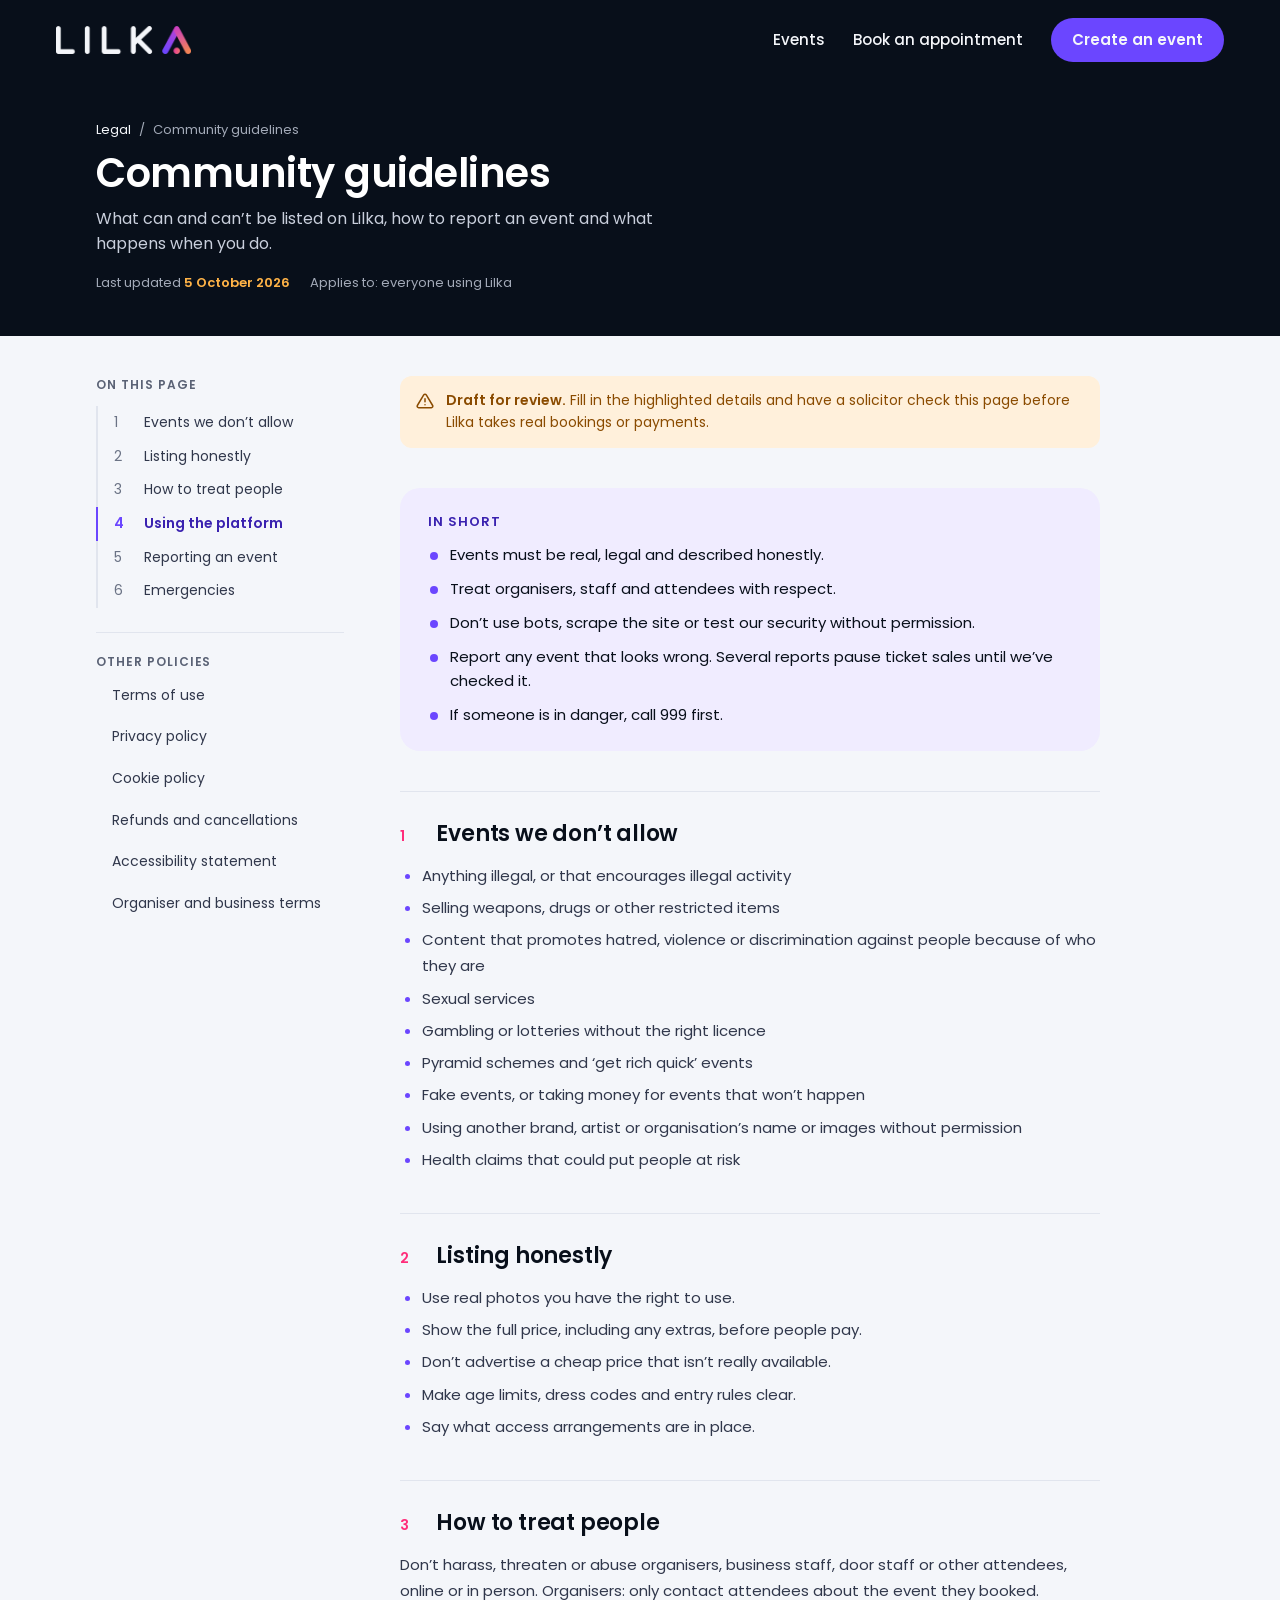
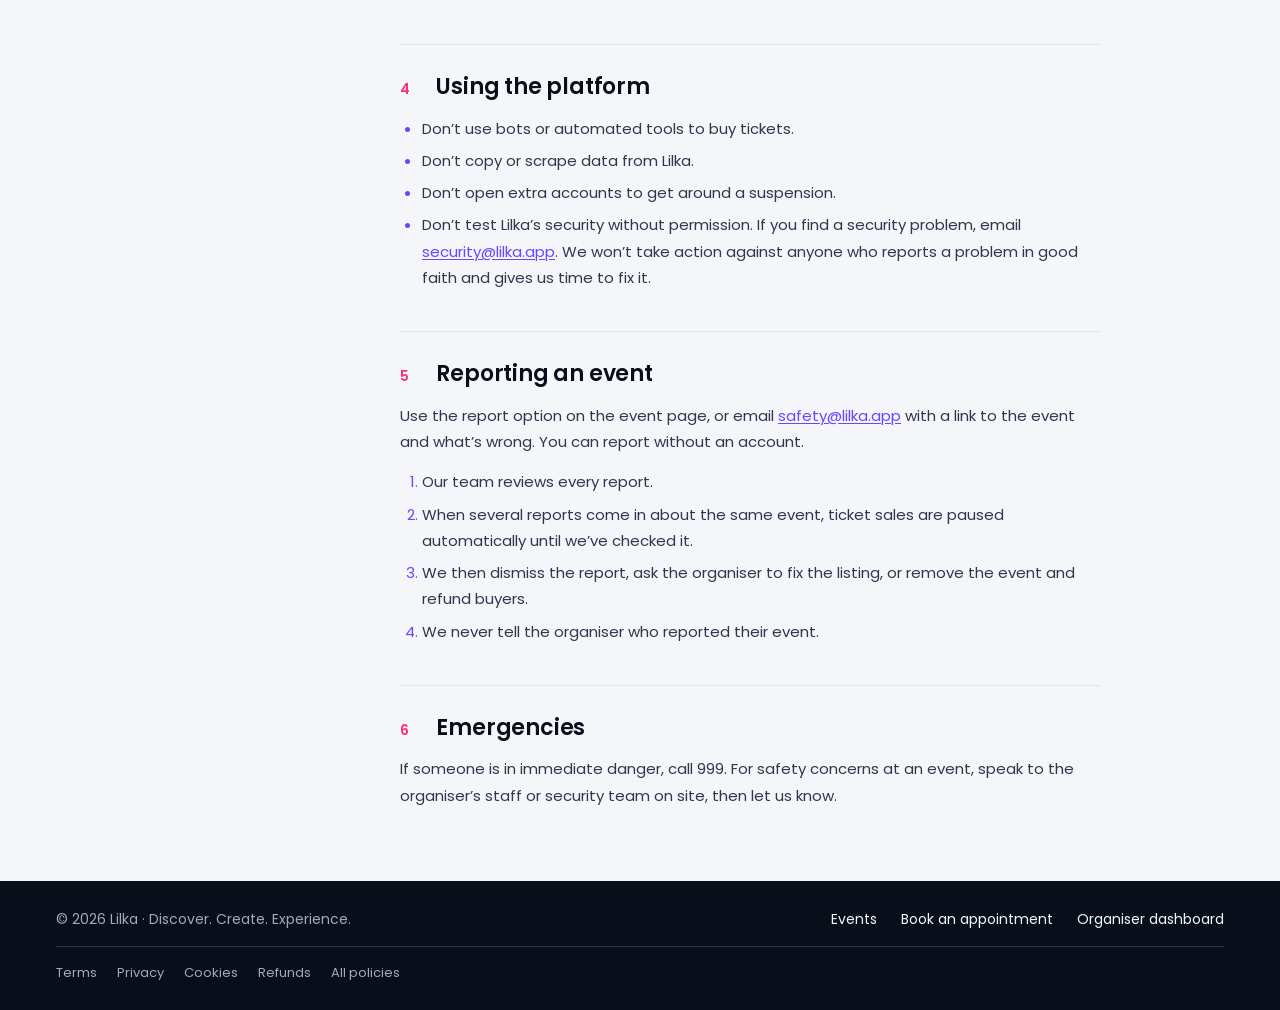
<file: guidelines.html>
<!doctype html>
<html lang="en-GB">
<head>
  <meta charset="utf-8">
  <meta name="viewport" content="width=device-width, initial-scale=1, viewport-fit=cover">
  <title>Lilka – Community guidelines</title>
  <meta name="description" content="What can be listed on Lilka and how to report a problem.">
  <link rel="icon" href="images/lilka-mark.png">
  <link rel="preconnect" href="https://fonts.googleapis.com">
  <link rel="preconnect" href="https://fonts.gstatic.com" crossorigin>
  <link href="https://fonts.googleapis.com/css2?family=Poppins:wght@400;500;600;700&display=swap" rel="stylesheet">
  <link rel="stylesheet" href="css/styles.css">
  <link rel="stylesheet" href="css/legal.css">
</head>
<body>
  <header class="site-header">
    <div class="site-header__inner">
      <a class="brand" href="index.html" aria-label="Lilka home"><img src="images/lilka-wordmark.png" alt="Lilka" width="135" height="28"></a>
      <button class="nav-toggle" type="button" aria-expanded="false" aria-controls="site-nav" aria-label="Menu">
        <svg width="20" height="20" viewBox="0 0 24 24" fill="none" stroke="currentColor" stroke-width="2" stroke-linecap="round" aria-hidden="true"><path d="M4 7h16M4 12h16M4 17h16"/></svg>
      </button>
      <nav class="site-nav" id="site-nav" aria-label="Main">
        <a href="index.html">Events</a>
        <a href="book.html">Book an appointment</a>
        <a class="btn btn-primary" href="organiser.html">Create an event</a>
      </nav>
    </div>
  </header>

  <main>
    <section class="legal-hero">
      <div class="legal-hero__inner">
        <nav class="crumbs" aria-label="Breadcrumb"><a href="legal.html">Legal</a><span aria-hidden="true">/</span><span>Community guidelines</span></nav>
        <h1>Community guidelines</h1>
        <p class="lede">What can and can’t be listed on Lilka, how to report an event and what happens when you do.</p>
        <p class="legal-meta"><span>Last updated <strong>5 October 2026</strong></span><span>Applies to: everyone using Lilka</span></p>
      </div>
    </section>

    <div class="legal-layout">
      <details class="toc" open>
        <summary>On this page</summary>
        <ol>
          <li><a href="#events-we-don-t-allow"><span class="n">1</span>Events we don’t allow</a></li>
          <li><a href="#listing-honestly"><span class="n">2</span>Listing honestly</a></li>
          <li><a href="#how-to-treat-people"><span class="n">3</span>How to treat people</a></li>
          <li><a href="#using-the-platform"><span class="n">4</span>Using the platform</a></li>
          <li><a href="#reporting-an-event"><span class="n">5</span>Reporting an event</a></li>
          <li><a href="#emergencies"><span class="n">6</span>Emergencies</a></li>
        </ol>
        <div class="toc__also">
          <span>Other policies</span>
          <a href="terms.html">Terms of use</a>
          <a href="privacy.html">Privacy policy</a>
          <a href="cookies.html">Cookie policy</a>
          <a href="refunds.html">Refunds and cancellations</a>
          <a href="accessibility.html">Accessibility statement</a>
          <a href="organiser-terms.html">Organiser and business terms</a>
        </div>
      </details>

      <article class="legal-article">
      <div class="legal-draft" role="note">
        <svg width="18" height="18" viewBox="0 0 24 24" fill="none" stroke="currentColor" stroke-width="2" stroke-linecap="round" stroke-linejoin="round" aria-hidden="true"><path d="M12 9v4M12 17h.01"/><path d="M10.3 3.9L1.8 18a2 2 0 0 0 1.7 3h17a2 2 0 0 0 1.7-3L13.7 3.9a2 2 0 0 0-3.4 0z"/></svg>
        <span><strong>Draft for review.</strong> Fill in the highlighted details and have a solicitor check this page before Lilka takes real bookings or payments.</span>
      </div>

      <section class="in-short" aria-labelledby="in-short-h">
        <h2 id="in-short-h">In short</h2>
        <ul>
          <li>Events must be real, legal and described honestly.</li>
          <li>Treat organisers, staff and attendees with respect.</li>
          <li>Don’t use bots, scrape the site or test our security without permission.</li>
          <li>Report any event that looks wrong. Several reports pause ticket sales until we’ve checked it.</li>
          <li>If someone is in danger, call 999 first.</li>
        </ul>
      </section>

      <section class="clause" id="events-we-don-t-allow">
        <h2><span class="n">1</span>Events we don’t allow</h2>
        <ul>
          <li>Anything illegal, or that encourages illegal activity</li>
          <li>Selling weapons, drugs or other restricted items</li>
          <li>Content that promotes hatred, violence or discrimination against people because of who they are</li>
          <li>Sexual services</li>
          <li>Gambling or lotteries without the right licence</li>
          <li>Pyramid schemes and ‘get rich quick’ events</li>
          <li>Fake events, or taking money for events that won’t happen</li>
          <li>Using another brand, artist or organisation’s name or images without permission</li>
          <li>Health claims that could put people at risk</li>
        </ul>
      </section>

      <section class="clause" id="listing-honestly">
        <h2><span class="n">2</span>Listing honestly</h2>
        <ul>
          <li>Use real photos you have the right to use.</li>
          <li>Show the full price, including any extras, before people pay.</li>
          <li>Don’t advertise a cheap price that isn’t really available.</li>
          <li>Make age limits, dress codes and entry rules clear.</li>
          <li>Say what access arrangements are in place.</li>
        </ul>
      </section>

      <section class="clause" id="how-to-treat-people">
        <h2><span class="n">3</span>How to treat people</h2>
        <p>Don’t harass, threaten or abuse organisers, business staff, door staff or other attendees, online or in person. Organisers: only contact attendees about the event they booked.</p>
      </section>

      <section class="clause" id="using-the-platform">
        <h2><span class="n">4</span>Using the platform</h2>
        <ul>
          <li>Don’t use bots or automated tools to buy tickets.</li>
          <li>Don’t copy or scrape data from Lilka.</li>
          <li>Don’t open extra accounts to get around a suspension.</li>
          <li>Don’t test Lilka’s security without permission. If you find a security problem, email <a href="mailto:security@lilka.app">security@lilka.app</a>. We won’t take action against anyone who reports a problem in good faith and gives us time to fix it.</li>
        </ul>
      </section>

      <section class="clause" id="reporting-an-event">
        <h2><span class="n">5</span>Reporting an event</h2>
        <p>Use the report option on the event page, or email <a href="mailto:safety@lilka.app">safety@lilka.app</a> with a link to the event and what’s wrong. You can report without an account.</p>
        <ol>
          <li>Our team reviews every report.</li>
          <li>When several reports come in about the same event, ticket sales are paused automatically until we’ve checked it.</li>
          <li>We then dismiss the report, ask the organiser to fix the listing, or remove the event and refund buyers.</li>
          <li>We never tell the organiser who reported their event.</li>
        </ol>
      </section>

      <section class="clause" id="emergencies">
        <h2><span class="n">6</span>Emergencies</h2>
        <p>If someone is in immediate danger, call 999. For safety concerns at an event, speak to the organiser’s staff or security team on site, then let us know.</p>
      </section>
      </article>
    </div>
  </main>

  <footer class="site-footer">
    <div class="site-footer__inner">
      <span>© <span data-year></span> Lilka · Discover. Create. Experience.</span>
      <nav aria-label="Footer">
        <a href="index.html">Events</a>
        <a href="book.html">Book an appointment</a>
        <a href="organiser.html">Organiser dashboard</a>
      </nav>
      <nav class="legal-links" aria-label="Legal">
        <a href="terms.html">Terms</a>
        <a href="privacy.html">Privacy</a>
        <a href="cookies.html">Cookies</a>
        <a href="refunds.html">Refunds</a>
        <a href="legal.html">All policies</a>
      </nav>
    </div>
  </footer>
  <script src="js/app.js"></script>
  <script src="js/legal.js"></script>
</body>
</html>
</file>
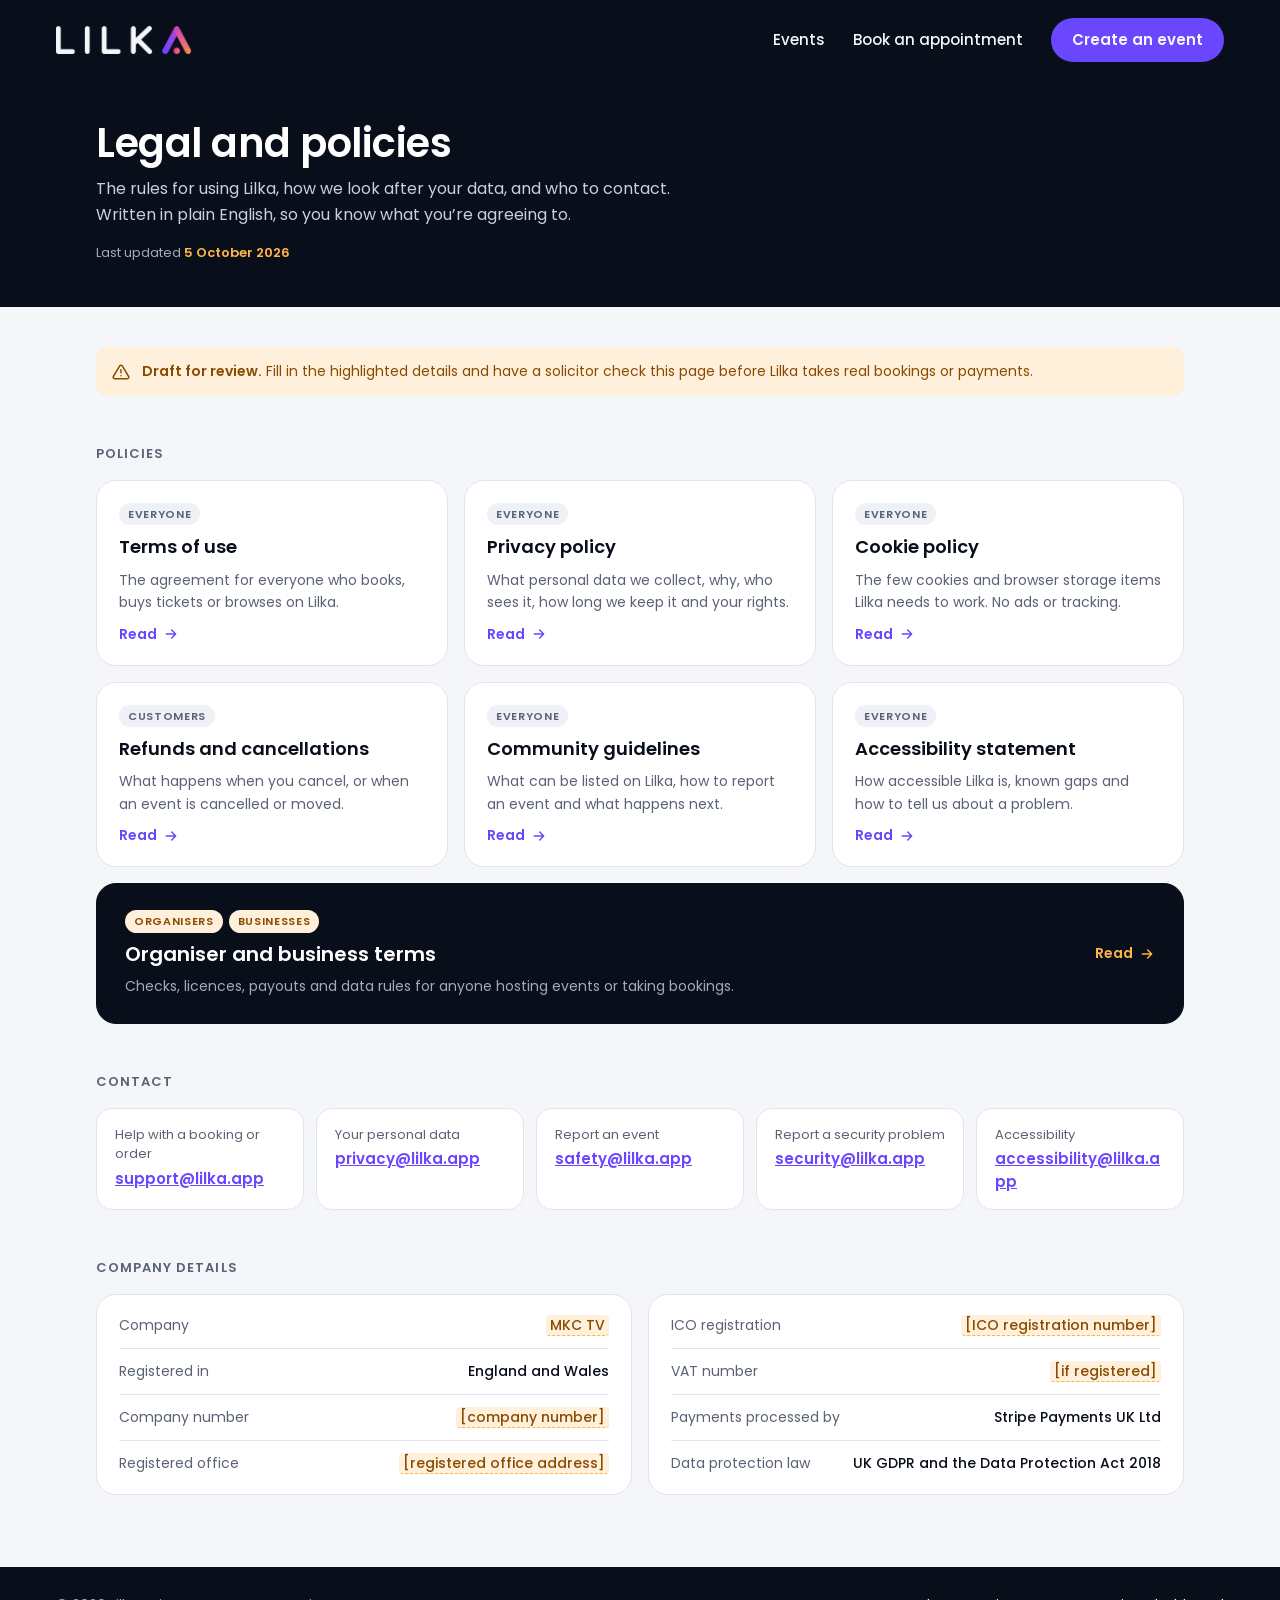
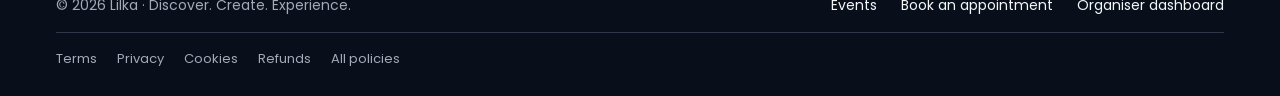
<file: legal.html>
<!doctype html>
<html lang="en-GB">
<head>
  <meta charset="utf-8">
  <meta name="viewport" content="width=device-width, initial-scale=1, viewport-fit=cover">
  <title>Lilka – Legal and policies</title>
  <meta name="description" content="Lilka&#x27;s terms, privacy, cookie, refund and organiser policies in one place.">
  <link rel="icon" href="images/lilka-mark.png">
  <link rel="preconnect" href="https://fonts.googleapis.com">
  <link rel="preconnect" href="https://fonts.gstatic.com" crossorigin>
  <link href="https://fonts.googleapis.com/css2?family=Poppins:wght@400;500;600;700&display=swap" rel="stylesheet">
  <link rel="stylesheet" href="css/styles.css">
  <link rel="stylesheet" href="css/legal.css">
</head>
<body>
  <header class="site-header">
    <div class="site-header__inner">
      <a class="brand" href="index.html" aria-label="Lilka home"><img src="images/lilka-wordmark.png" alt="Lilka" width="135" height="28"></a>
      <button class="nav-toggle" type="button" aria-expanded="false" aria-controls="site-nav" aria-label="Menu">
        <svg width="20" height="20" viewBox="0 0 24 24" fill="none" stroke="currentColor" stroke-width="2" stroke-linecap="round" aria-hidden="true"><path d="M4 7h16M4 12h16M4 17h16"/></svg>
      </button>
      <nav class="site-nav" id="site-nav" aria-label="Main">
        <a href="index.html">Events</a>
        <a href="book.html">Book an appointment</a>
        <a class="btn btn-primary" href="organiser.html">Create an event</a>
      </nav>
    </div>
  </header>

  <main>
    <section class="legal-hero">
      <div class="legal-hero__inner">
        <h1>Legal and policies</h1>
        <p class="lede">The rules for using Lilka, how we look after your data, and who to contact. Written in plain English, so you know what you’re agreeing to.</p>
        <p class="legal-meta"><span>Last updated <strong>5 October 2026</strong></span></p>
      </div>
    </section>

    <div class="hub">
      <div class="legal-draft" role="note">
        <svg width="18" height="18" viewBox="0 0 24 24" fill="none" stroke="currentColor" stroke-width="2" stroke-linecap="round" stroke-linejoin="round" aria-hidden="true"><path d="M12 9v4M12 17h.01"/><path d="M10.3 3.9L1.8 18a2 2 0 0 0 1.7 3h17a2 2 0 0 0 1.7-3L13.7 3.9a2 2 0 0 0-3.4 0z"/></svg>
        <span><strong>Draft for review.</strong> Fill in the highlighted details and have a solicitor check this page before Lilka takes real bookings or payments.</span>
      </div>

      <section aria-labelledby="pol-h">
        <h2 class="section-title" id="pol-h">Policies</h2>
        <div class="policy-grid">
        <a class="policy-card" href="terms.html">
          <span class="policy-card__for"><span class="">Everyone</span></span>
          <h3>Terms of use</h3>
          <p>The agreement for everyone who books, buys tickets or browses on Lilka.</p>
          <span class="go">Read<svg width="16" height="16" viewBox="0 0 24 24" fill="none" stroke="currentColor" stroke-width="2.2" stroke-linecap="round" stroke-linejoin="round" aria-hidden="true"><path d="M5 12h14M13 6l6 6-6 6"/></svg></span>
        </a>
        <a class="policy-card" href="privacy.html">
          <span class="policy-card__for"><span class="">Everyone</span></span>
          <h3>Privacy policy</h3>
          <p>What personal data we collect, why, who sees it, how long we keep it and your rights.</p>
          <span class="go">Read<svg width="16" height="16" viewBox="0 0 24 24" fill="none" stroke="currentColor" stroke-width="2.2" stroke-linecap="round" stroke-linejoin="round" aria-hidden="true"><path d="M5 12h14M13 6l6 6-6 6"/></svg></span>
        </a>
        <a class="policy-card" href="cookies.html">
          <span class="policy-card__for"><span class="">Everyone</span></span>
          <h3>Cookie policy</h3>
          <p>The few cookies and browser storage items Lilka needs to work. No ads or tracking.</p>
          <span class="go">Read<svg width="16" height="16" viewBox="0 0 24 24" fill="none" stroke="currentColor" stroke-width="2.2" stroke-linecap="round" stroke-linejoin="round" aria-hidden="true"><path d="M5 12h14M13 6l6 6-6 6"/></svg></span>
        </a>
        <a class="policy-card" href="refunds.html">
          <span class="policy-card__for"><span class="">Customers</span></span>
          <h3>Refunds and cancellations</h3>
          <p>What happens when you cancel, or when an event is cancelled or moved.</p>
          <span class="go">Read<svg width="16" height="16" viewBox="0 0 24 24" fill="none" stroke="currentColor" stroke-width="2.2" stroke-linecap="round" stroke-linejoin="round" aria-hidden="true"><path d="M5 12h14M13 6l6 6-6 6"/></svg></span>
        </a>
        <a class="policy-card" href="guidelines.html">
          <span class="policy-card__for"><span class="">Everyone</span></span>
          <h3>Community guidelines</h3>
          <p>What can be listed on Lilka, how to report an event and what happens next.</p>
          <span class="go">Read<svg width="16" height="16" viewBox="0 0 24 24" fill="none" stroke="currentColor" stroke-width="2.2" stroke-linecap="round" stroke-linejoin="round" aria-hidden="true"><path d="M5 12h14M13 6l6 6-6 6"/></svg></span>
        </a>
        <a class="policy-card" href="accessibility.html">
          <span class="policy-card__for"><span class="">Everyone</span></span>
          <h3>Accessibility statement</h3>
          <p>How accessible Lilka is, known gaps and how to tell us about a problem.</p>
          <span class="go">Read<svg width="16" height="16" viewBox="0 0 24 24" fill="none" stroke="currentColor" stroke-width="2.2" stroke-linecap="round" stroke-linejoin="round" aria-hidden="true"><path d="M5 12h14M13 6l6 6-6 6"/></svg></span>
        </a>
        <a class="policy-card policy-card--host" href="organiser-terms.html">
          <span class="policy-card__for"><span class="org">Organisers</span><span class="org">Businesses</span></span>
          <h3>Organiser and business terms</h3>
          <p>Checks, licences, payouts and data rules for anyone hosting events or taking bookings.</p>
          <span class="go">Read<svg width="16" height="16" viewBox="0 0 24 24" fill="none" stroke="currentColor" stroke-width="2.2" stroke-linecap="round" stroke-linejoin="round" aria-hidden="true"><path d="M5 12h14M13 6l6 6-6 6"/></svg></span>
        </a>
        </div>
      </section>

      <section aria-labelledby="contact-h">
        <h2 class="section-title" id="contact-h">Contact</h2>
        <div class="contact-list">
        <div class="contact-item"><span>Help with a booking or order</span><a href="mailto:support@lilka.app">support@lilka.app</a></div>
        <div class="contact-item"><span>Your personal data</span><a href="mailto:privacy@lilka.app">privacy@lilka.app</a></div>
        <div class="contact-item"><span>Report an event</span><a href="mailto:safety@lilka.app">safety@lilka.app</a></div>
        <div class="contact-item"><span>Report a security problem</span><a href="mailto:security@lilka.app">security@lilka.app</a></div>
        <div class="contact-item"><span>Accessibility</span><a href="mailto:accessibility@lilka.app">accessibility@lilka.app</a></div>
        </div>
      </section>

      <section aria-labelledby="co-h">
        <h2 class="section-title" id="co-h">Company details</h2>
        <div class="company">
          <div class="card">
            <dl>
              <div><dt>Company</dt><dd><span class="fill">MKC TV</span></dd></div>
              <div><dt>Registered in</dt><dd>England and Wales</dd></div>
              <div><dt>Company number</dt><dd><span class="fill">[company number]</span></dd></div>
              <div><dt>Registered office</dt><dd><span class="fill">[registered office address]</span></dd></div>
            </dl>
          </div>
          <div class="card">
            <dl>
              <div><dt>ICO registration</dt><dd><span class="fill">[ICO registration number]</span></dd></div>
              <div><dt>VAT number</dt><dd><span class="fill">[if registered]</span></dd></div>
              <div><dt>Payments processed by</dt><dd>Stripe Payments UK Ltd</dd></div>
              <div><dt>Data protection law</dt><dd>UK GDPR and the Data Protection Act 2018</dd></div>
            </dl>
          </div>
        </div>
      </section>
    </div>
  </main>

  <footer class="site-footer">
    <div class="site-footer__inner">
      <span>© <span data-year></span> Lilka · Discover. Create. Experience.</span>
      <nav aria-label="Footer">
        <a href="index.html">Events</a>
        <a href="book.html">Book an appointment</a>
        <a href="organiser.html">Organiser dashboard</a>
      </nav>
      <nav class="legal-links" aria-label="Legal">
        <a href="terms.html">Terms</a>
        <a href="privacy.html">Privacy</a>
        <a href="cookies.html">Cookies</a>
        <a href="refunds.html">Refunds</a>
        <a href="legal.html">All policies</a>
      </nav>
    </div>
  </footer>
  <script src="js/app.js"></script>
</body>
</html>
</file>
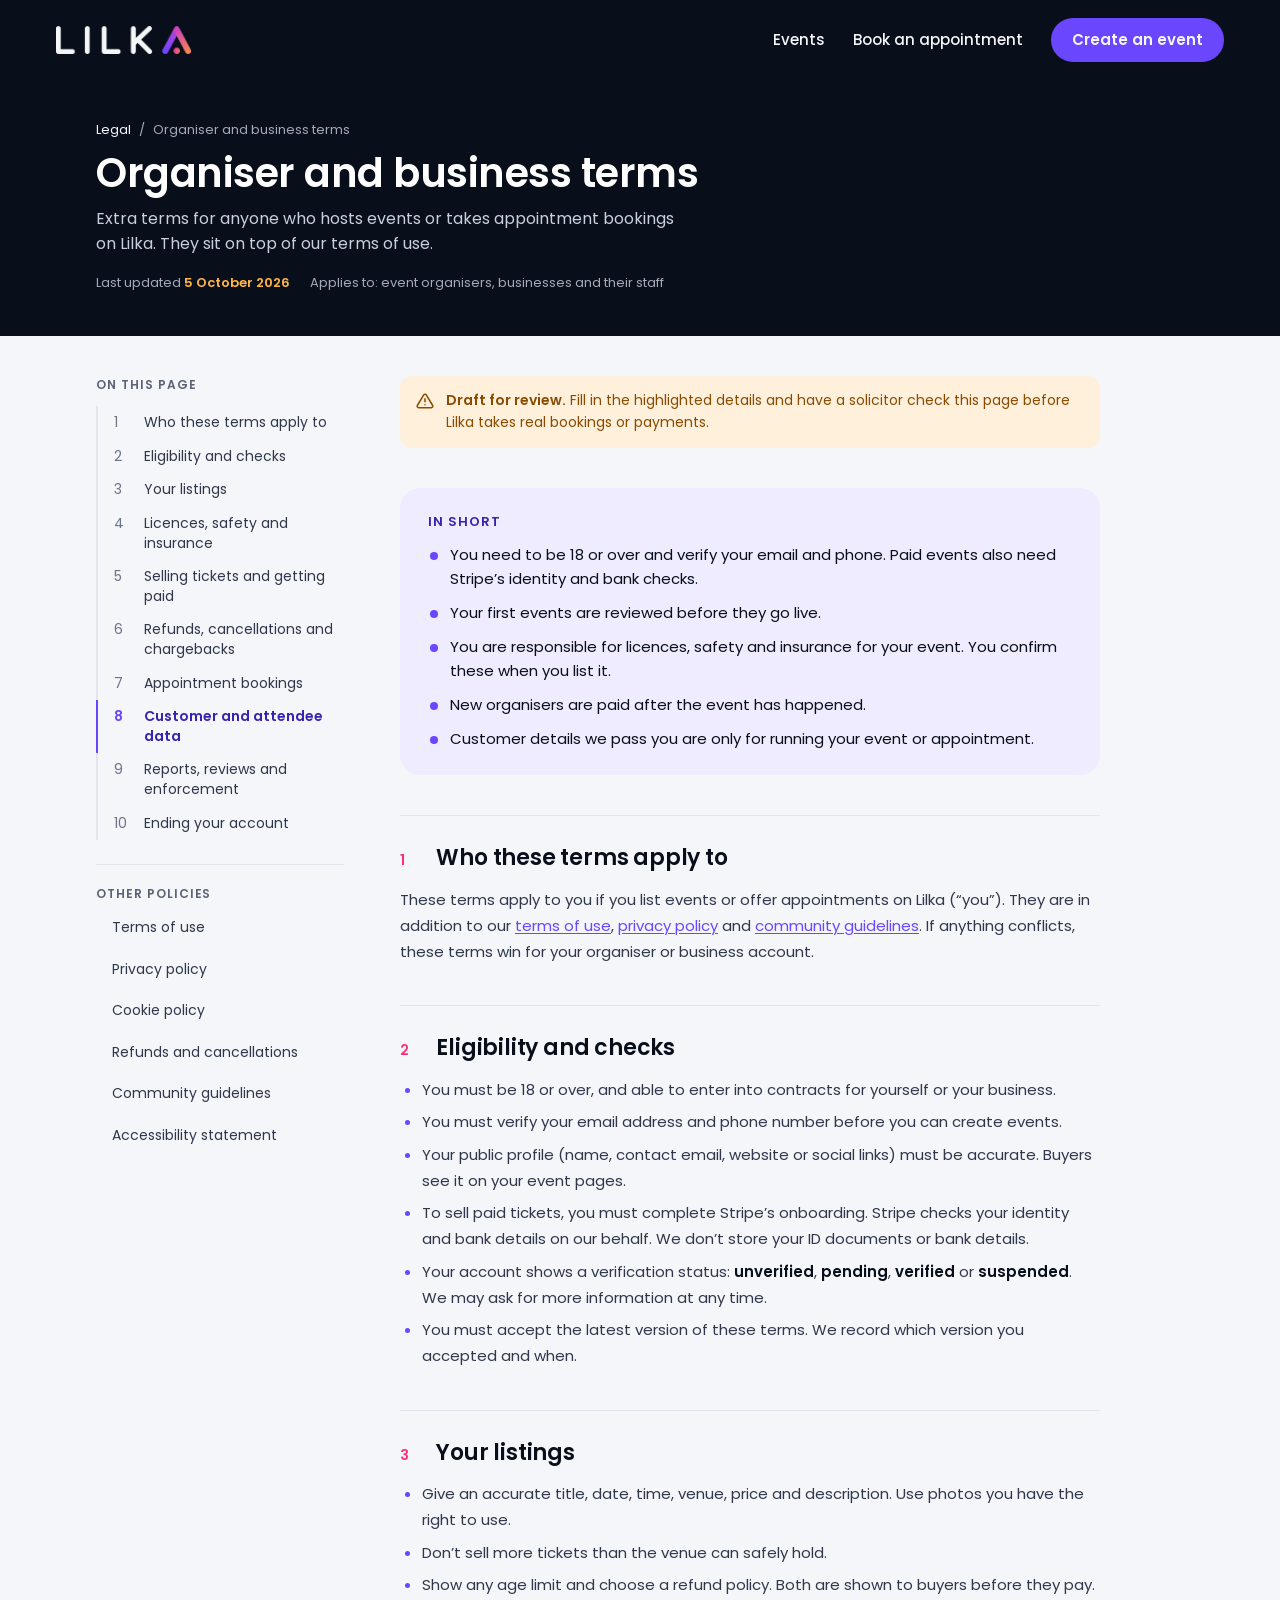
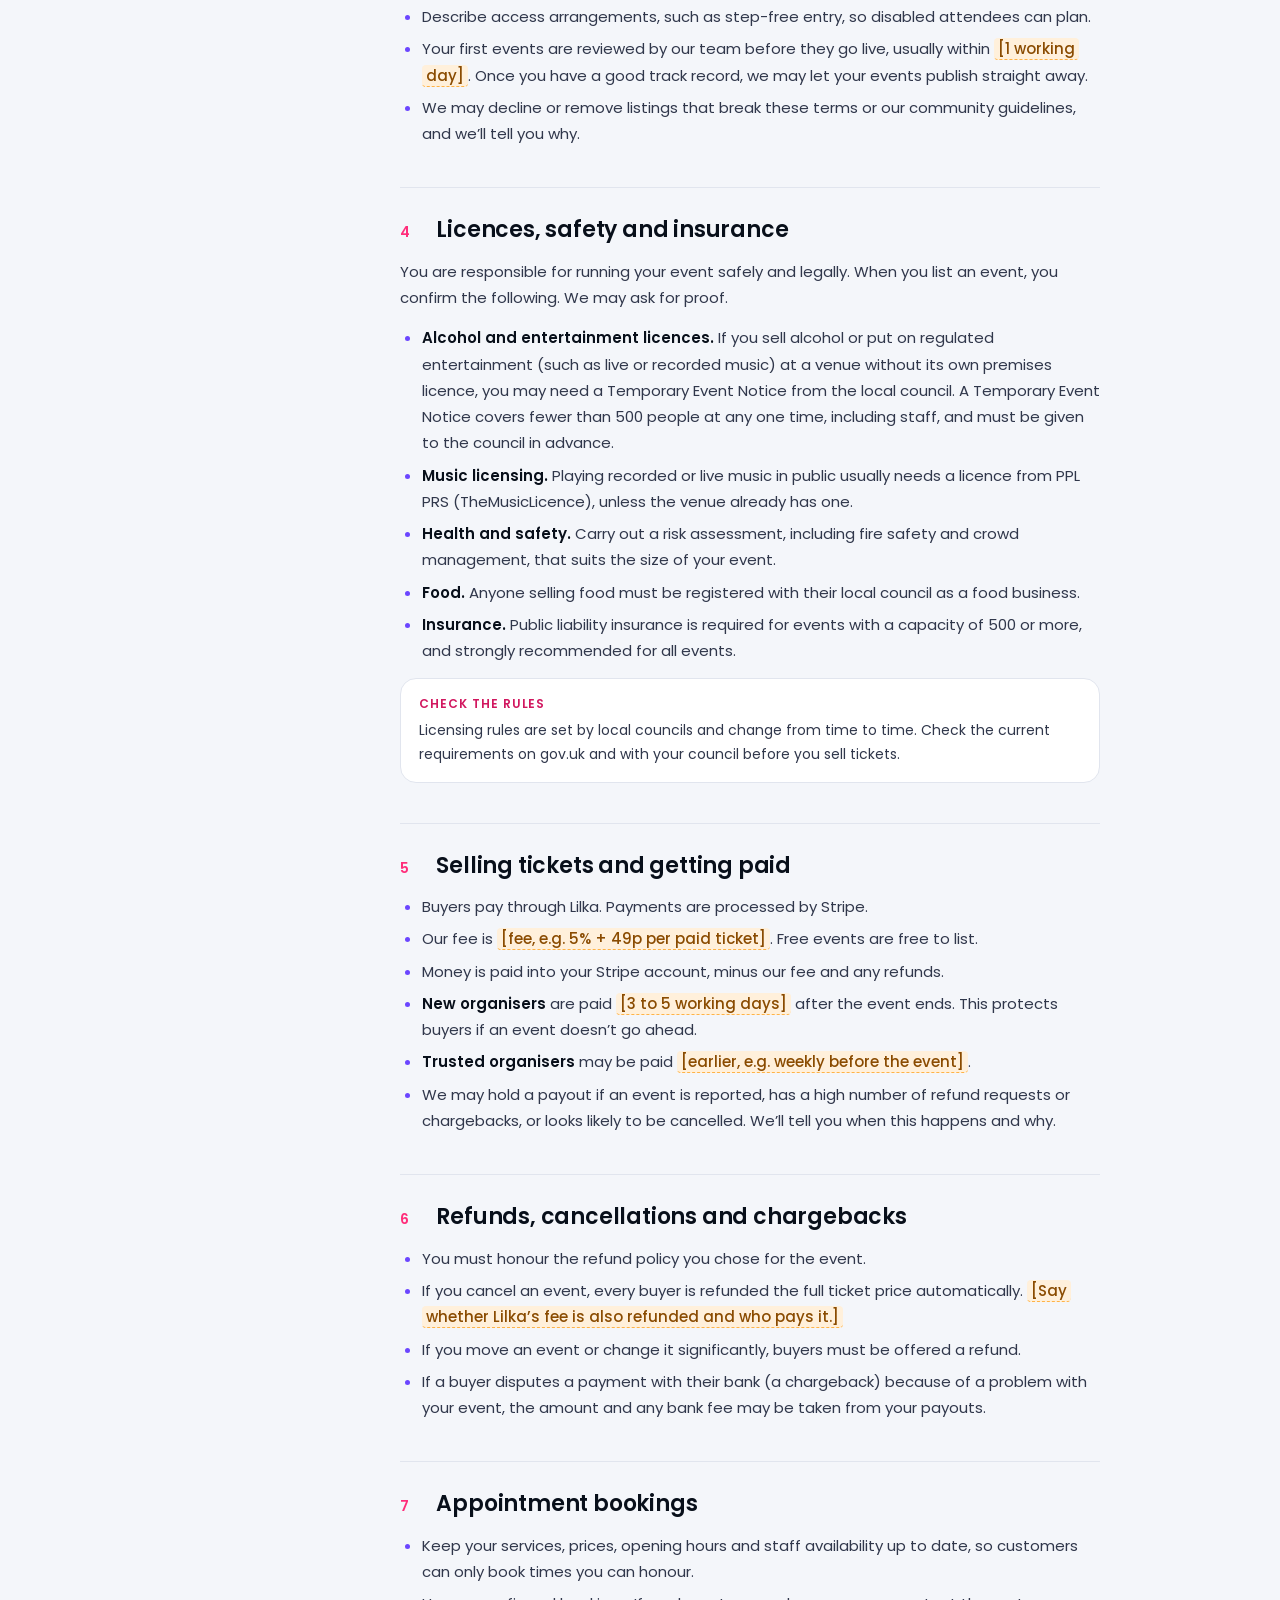
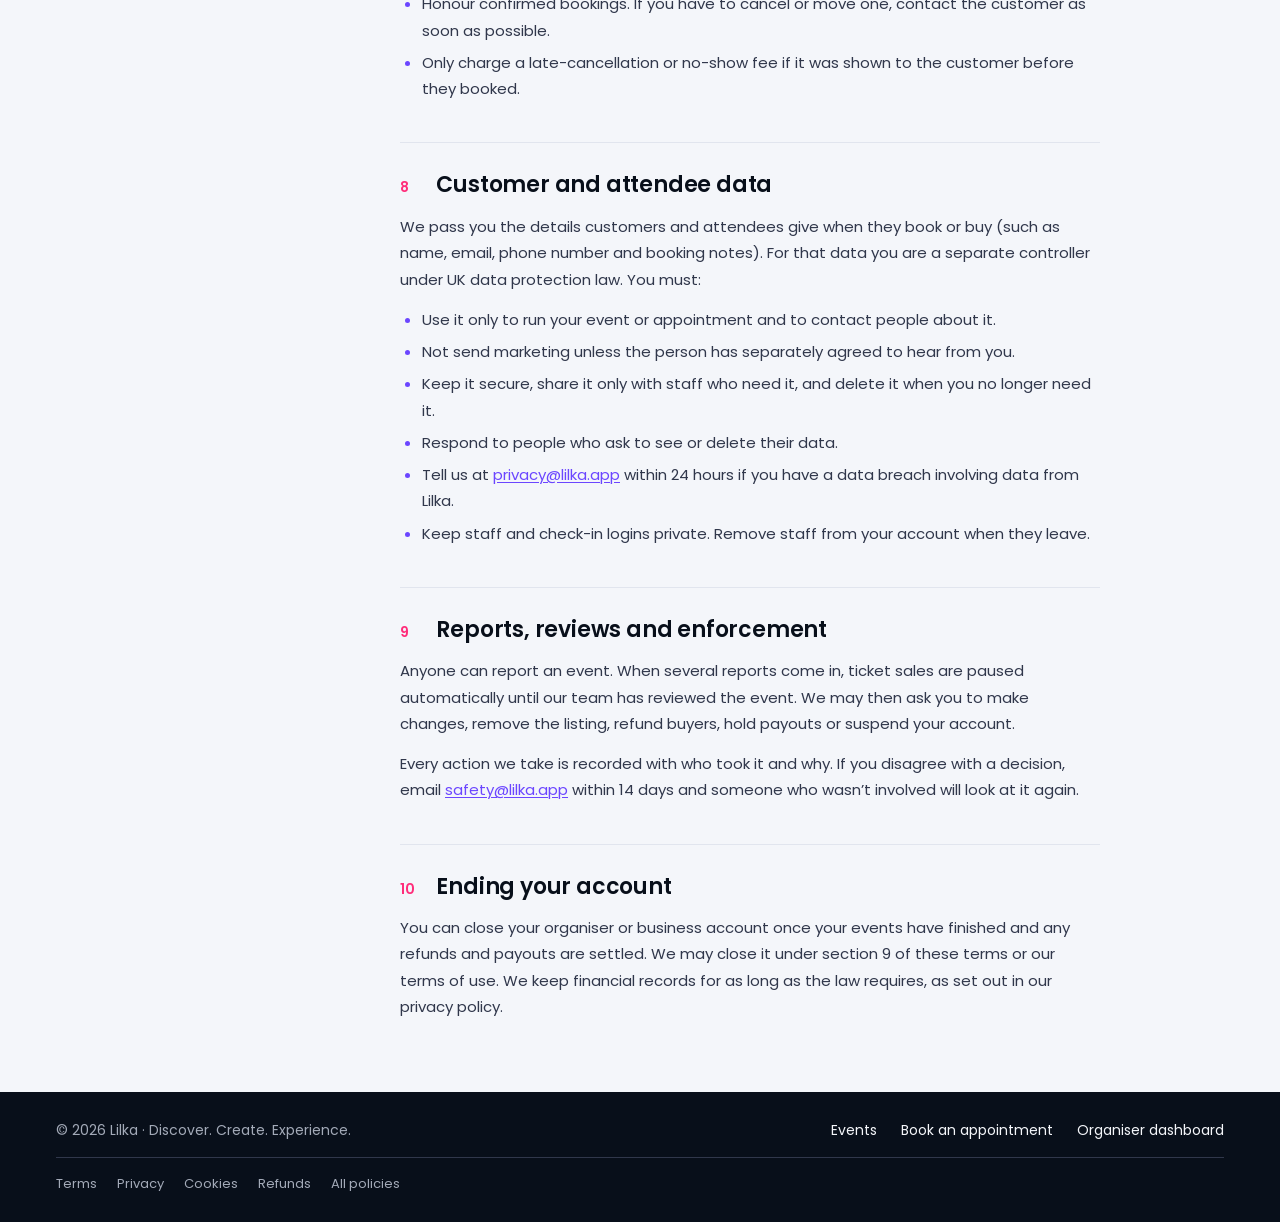
<file: organiser-terms.html>
<!doctype html>
<html lang="en-GB">
<head>
  <meta charset="utf-8">
  <meta name="viewport" content="width=device-width, initial-scale=1, viewport-fit=cover">
  <title>Lilka – Organiser and business terms</title>
  <meta name="description" content="The rules for anyone hosting events or taking appointment bookings on Lilka.">
  <link rel="icon" href="images/lilka-mark.png">
  <link rel="preconnect" href="https://fonts.googleapis.com">
  <link rel="preconnect" href="https://fonts.gstatic.com" crossorigin>
  <link href="https://fonts.googleapis.com/css2?family=Poppins:wght@400;500;600;700&display=swap" rel="stylesheet">
  <link rel="stylesheet" href="css/styles.css">
  <link rel="stylesheet" href="css/legal.css">
</head>
<body>
  <header class="site-header">
    <div class="site-header__inner">
      <a class="brand" href="index.html" aria-label="Lilka home"><img src="images/lilka-wordmark.png" alt="Lilka" width="135" height="28"></a>
      <button class="nav-toggle" type="button" aria-expanded="false" aria-controls="site-nav" aria-label="Menu">
        <svg width="20" height="20" viewBox="0 0 24 24" fill="none" stroke="currentColor" stroke-width="2" stroke-linecap="round" aria-hidden="true"><path d="M4 7h16M4 12h16M4 17h16"/></svg>
      </button>
      <nav class="site-nav" id="site-nav" aria-label="Main">
        <a href="index.html">Events</a>
        <a href="book.html">Book an appointment</a>
        <a class="btn btn-primary" href="organiser.html">Create an event</a>
      </nav>
    </div>
  </header>

  <main>
    <section class="legal-hero">
      <div class="legal-hero__inner">
        <nav class="crumbs" aria-label="Breadcrumb"><a href="legal.html">Legal</a><span aria-hidden="true">/</span><span>Organiser and business terms</span></nav>
        <h1>Organiser and business terms</h1>
        <p class="lede">Extra terms for anyone who hosts events or takes appointment bookings on Lilka. They sit on top of our terms of use.</p>
        <p class="legal-meta"><span>Last updated <strong>5 October 2026</strong></span><span>Applies to: event organisers, businesses and their staff</span></p>
      </div>
    </section>

    <div class="legal-layout">
      <details class="toc" open>
        <summary>On this page</summary>
        <ol>
          <li><a href="#who-these-terms-apply-to"><span class="n">1</span>Who these terms apply to</a></li>
          <li><a href="#eligibility-and-checks"><span class="n">2</span>Eligibility and checks</a></li>
          <li><a href="#your-listings"><span class="n">3</span>Your listings</a></li>
          <li><a href="#licences-safety-and-insurance"><span class="n">4</span>Licences, safety and insurance</a></li>
          <li><a href="#selling-tickets-and-getting-paid"><span class="n">5</span>Selling tickets and getting paid</a></li>
          <li><a href="#refunds-cancellations-and-chargebacks"><span class="n">6</span>Refunds, cancellations and chargebacks</a></li>
          <li><a href="#appointment-bookings"><span class="n">7</span>Appointment bookings</a></li>
          <li><a href="#customer-and-attendee-data"><span class="n">8</span>Customer and attendee data</a></li>
          <li><a href="#reports-reviews-and-enforcement"><span class="n">9</span>Reports, reviews and enforcement</a></li>
          <li><a href="#ending-your-account"><span class="n">10</span>Ending your account</a></li>
        </ol>
        <div class="toc__also">
          <span>Other policies</span>
          <a href="terms.html">Terms of use</a>
          <a href="privacy.html">Privacy policy</a>
          <a href="cookies.html">Cookie policy</a>
          <a href="refunds.html">Refunds and cancellations</a>
          <a href="guidelines.html">Community guidelines</a>
          <a href="accessibility.html">Accessibility statement</a>
        </div>
      </details>

      <article class="legal-article">
      <div class="legal-draft" role="note">
        <svg width="18" height="18" viewBox="0 0 24 24" fill="none" stroke="currentColor" stroke-width="2" stroke-linecap="round" stroke-linejoin="round" aria-hidden="true"><path d="M12 9v4M12 17h.01"/><path d="M10.3 3.9L1.8 18a2 2 0 0 0 1.7 3h17a2 2 0 0 0 1.7-3L13.7 3.9a2 2 0 0 0-3.4 0z"/></svg>
        <span><strong>Draft for review.</strong> Fill in the highlighted details and have a solicitor check this page before Lilka takes real bookings or payments.</span>
      </div>

      <section class="in-short" aria-labelledby="in-short-h">
        <h2 id="in-short-h">In short</h2>
        <ul>
          <li>You need to be 18 or over and verify your email and phone. Paid events also need Stripe’s identity and bank checks.</li>
          <li>Your first events are reviewed before they go live.</li>
          <li>You are responsible for licences, safety and insurance for your event. You confirm these when you list it.</li>
          <li>New organisers are paid after the event has happened.</li>
          <li>Customer details we pass you are only for running your event or appointment.</li>
        </ul>
      </section>

      <section class="clause" id="who-these-terms-apply-to">
        <h2><span class="n">1</span>Who these terms apply to</h2>
        <p>These terms apply to you if you list events or offer appointments on Lilka (“you”). They are in addition to our <a href="terms.html">terms of use</a>, <a href="privacy.html">privacy policy</a> and <a href="guidelines.html">community guidelines</a>. If anything conflicts, these terms win for your organiser or business account.</p>
      </section>

      <section class="clause" id="eligibility-and-checks">
        <h2><span class="n">2</span>Eligibility and checks</h2>
        <ul>
          <li>You must be 18 or over, and able to enter into contracts for yourself or your business.</li>
          <li>You must verify your email address and phone number before you can create events.</li>
          <li>Your public profile (name, contact email, website or social links) must be accurate. Buyers see it on your event pages.</li>
          <li>To sell paid tickets, you must complete Stripe’s onboarding. Stripe checks your identity and bank details on our behalf. We don’t store your ID documents or bank details.</li>
          <li>Your account shows a verification status: <strong>unverified</strong>, <strong>pending</strong>, <strong>verified</strong> or <strong>suspended</strong>. We may ask for more information at any time.</li>
          <li>You must accept the latest version of these terms. We record which version you accepted and when.</li>
        </ul>
      </section>

      <section class="clause" id="your-listings">
        <h2><span class="n">3</span>Your listings</h2>
        <ul>
          <li>Give an accurate title, date, time, venue, price and description. Use photos you have the right to use.</li>
          <li>Don’t sell more tickets than the venue can safely hold.</li>
          <li>Show any age limit and choose a refund policy. Both are shown to buyers before they pay.</li>
          <li>Describe access arrangements, such as step-free entry, so disabled attendees can plan.</li>
          <li>Your first events are reviewed by our team before they go live, usually within <span class="fill">[1 working day]</span>. Once you have a good track record, we may let your events publish straight away.</li>
          <li>We may decline or remove listings that break these terms or our community guidelines, and we’ll tell you why.</li>
        </ul>
      </section>

      <section class="clause" id="licences-safety-and-insurance">
        <h2><span class="n">4</span>Licences, safety and insurance</h2>
        <p>You are responsible for running your event safely and legally. When you list an event, you confirm the following. We may ask for proof.</p>
        <ul>
          <li><strong>Alcohol and entertainment licences.</strong> If you sell alcohol or put on regulated entertainment (such as live or recorded music) at a venue without its own premises licence, you may need a Temporary Event Notice from the local council. A Temporary Event Notice covers fewer than 500 people at any one time, including staff, and must be given to the council in advance.</li>
          <li><strong>Music licensing.</strong> Playing recorded or live music in public usually needs a licence from PPL PRS (TheMusicLicence), unless the venue already has one.</li>
          <li><strong>Health and safety.</strong> Carry out a risk assessment, including fire safety and crowd management, that suits the size of your event.</li>
          <li><strong>Food.</strong> Anyone selling food must be registered with their local council as a food business.</li>
          <li><strong>Insurance.</strong> Public liability insurance is required for events with a capacity of 500 or more, and strongly recommended for all events.</li>
        </ul>
        <div class="callout"><span class="eyebrow">Check the rules</span><p>Licensing rules are set by local councils and change from time to time. Check the current requirements on gov.uk and with your council before you sell tickets.</p></div>
      </section>

      <section class="clause" id="selling-tickets-and-getting-paid">
        <h2><span class="n">5</span>Selling tickets and getting paid</h2>
        <ul>
          <li>Buyers pay through Lilka. Payments are processed by Stripe.</li>
          <li>Our fee is <span class="fill">[fee, e.g. 5% + 49p per paid ticket]</span>. Free events are free to list.</li>
          <li>Money is paid into your Stripe account, minus our fee and any refunds.</li>
          <li><strong>New organisers</strong> are paid <span class="fill">[3 to 5 working days]</span> after the event ends. This protects buyers if an event doesn’t go ahead.</li>
          <li><strong>Trusted organisers</strong> may be paid <span class="fill">[earlier, e.g. weekly before the event]</span>.</li>
          <li>We may hold a payout if an event is reported, has a high number of refund requests or chargebacks, or looks likely to be cancelled. We’ll tell you when this happens and why.</li>
        </ul>
      </section>

      <section class="clause" id="refunds-cancellations-and-chargebacks">
        <h2><span class="n">6</span>Refunds, cancellations and chargebacks</h2>
        <ul>
          <li>You must honour the refund policy you chose for the event.</li>
          <li>If you cancel an event, every buyer is refunded the full ticket price automatically. <span class="fill">[Say whether Lilka’s fee is also refunded and who pays it.]</span></li>
          <li>If you move an event or change it significantly, buyers must be offered a refund.</li>
          <li>If a buyer disputes a payment with their bank (a chargeback) because of a problem with your event, the amount and any bank fee may be taken from your payouts.</li>
        </ul>
      </section>

      <section class="clause" id="appointment-bookings">
        <h2><span class="n">7</span>Appointment bookings</h2>
        <ul>
          <li>Keep your services, prices, opening hours and staff availability up to date, so customers can only book times you can honour.</li>
          <li>Honour confirmed bookings. If you have to cancel or move one, contact the customer as soon as possible.</li>
          <li>Only charge a late-cancellation or no-show fee if it was shown to the customer before they booked.</li>
        </ul>
      </section>

      <section class="clause" id="customer-and-attendee-data">
        <h2><span class="n">8</span>Customer and attendee data</h2>
        <p>We pass you the details customers and attendees give when they book or buy (such as name, email, phone number and booking notes). For that data you are a separate controller under UK data protection law. You must:</p>
        <ul>
          <li>Use it only to run your event or appointment and to contact people about it.</li>
          <li>Not send marketing unless the person has separately agreed to hear from you.</li>
          <li>Keep it secure, share it only with staff who need it, and delete it when you no longer need it.</li>
          <li>Respond to people who ask to see or delete their data.</li>
          <li>Tell us at <a href="mailto:privacy@lilka.app">privacy@lilka.app</a> within 24 hours if you have a data breach involving data from Lilka.</li>
          <li>Keep staff and check-in logins private. Remove staff from your account when they leave.</li>
        </ul>
      </section>

      <section class="clause" id="reports-reviews-and-enforcement">
        <h2><span class="n">9</span>Reports, reviews and enforcement</h2>
        <p>Anyone can report an event. When several reports come in, ticket sales are paused automatically until our team has reviewed the event. We may then ask you to make changes, remove the listing, refund buyers, hold payouts or suspend your account.</p>
        <p>Every action we take is recorded with who took it and why. If you disagree with a decision, email <a href="mailto:safety@lilka.app">safety@lilka.app</a> within 14 days and someone who wasn’t involved will look at it again.</p>
      </section>

      <section class="clause" id="ending-your-account">
        <h2><span class="n">10</span>Ending your account</h2>
        <p>You can close your organiser or business account once your events have finished and any refunds and payouts are settled. We may close it under section 9 of these terms or our terms of use. We keep financial records for as long as the law requires, as set out in our privacy policy.</p>
      </section>
      </article>
    </div>
  </main>

  <footer class="site-footer">
    <div class="site-footer__inner">
      <span>© <span data-year></span> Lilka · Discover. Create. Experience.</span>
      <nav aria-label="Footer">
        <a href="index.html">Events</a>
        <a href="book.html">Book an appointment</a>
        <a href="organiser.html">Organiser dashboard</a>
      </nav>
      <nav class="legal-links" aria-label="Legal">
        <a href="terms.html">Terms</a>
        <a href="privacy.html">Privacy</a>
        <a href="cookies.html">Cookies</a>
        <a href="refunds.html">Refunds</a>
        <a href="legal.html">All policies</a>
      </nav>
    </div>
  </footer>
  <script src="js/app.js"></script>
  <script src="js/legal.js"></script>
</body>
</html>
</file>
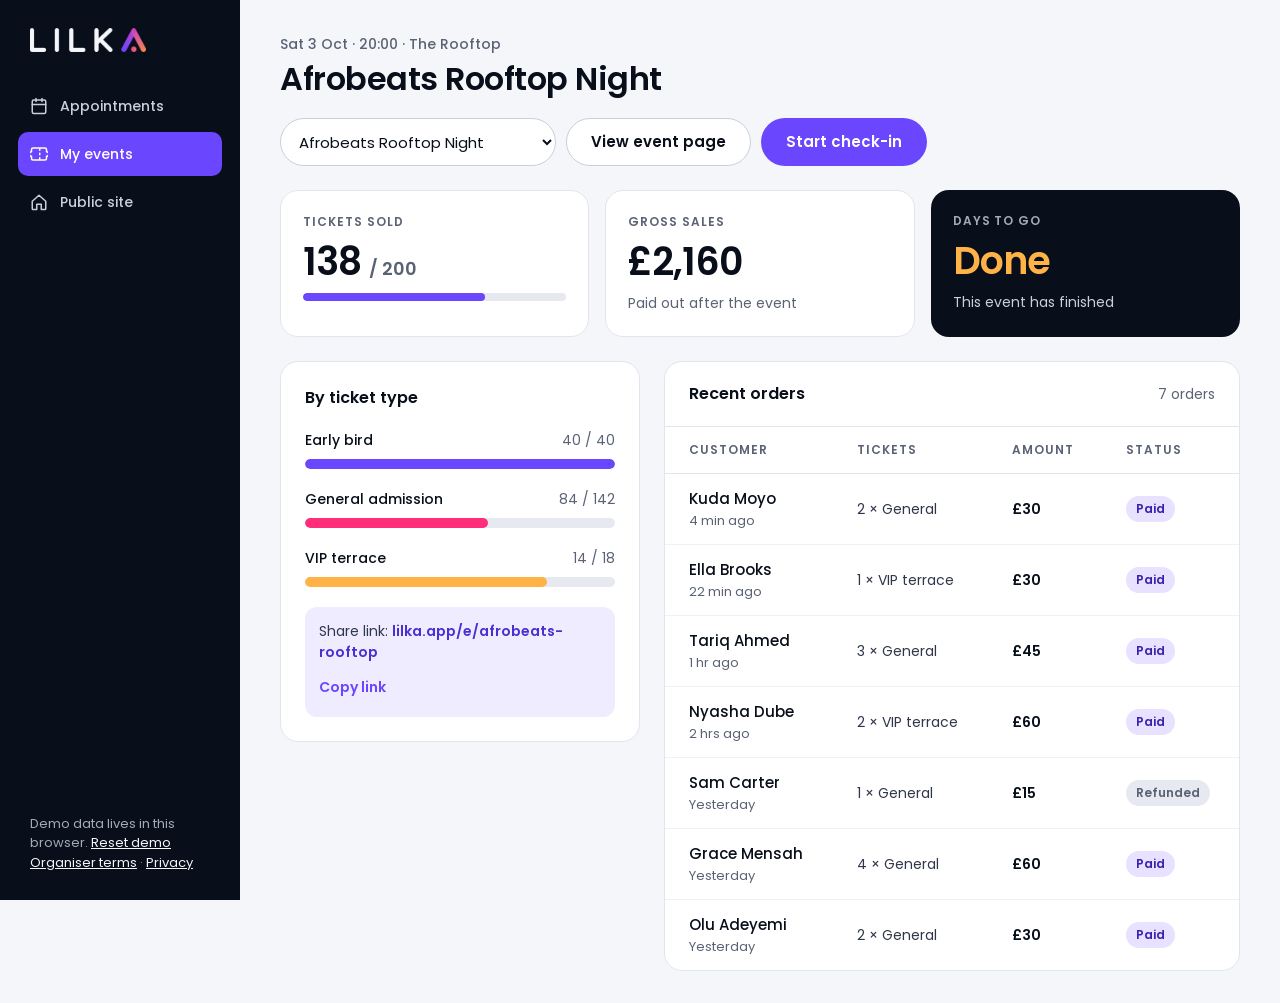
<file: organiser.html>
<!doctype html>
<html lang="en">
<head>
  <meta charset="utf-8">
  <meta name="viewport" content="width=device-width, initial-scale=1">
  <title>Lilka – Organiser dashboard</title>
  <link rel="icon" href="images/lilka-mark.png">
  <link rel="preconnect" href="https://fonts.googleapis.com">
  <link rel="preconnect" href="https://fonts.gstatic.com" crossorigin>
  <link href="https://fonts.googleapis.com/css2?family=Poppins:wght@400;500;600;700&display=swap" rel="stylesheet">
  <link rel="stylesheet" href="css/styles.css">
</head>
<body>
  <div class="app">
    <aside class="sidebar">
      <a class="sidebar__brand" href="index.html" aria-label="Lilka home"><img src="images/lilka-wordmark.png" alt="Lilka" width="116" height="24"></a>
      <nav class="sidebar__nav" aria-label="Dashboard">
        <a href="dashboard.html"><svg width="18" height="18" viewBox="0 0 24 24" fill="none" stroke="currentColor" stroke-width="2" stroke-linecap="round" stroke-linejoin="round" aria-hidden="true"><rect x="3" y="4" width="18" height="18" rx="2"/><path d="M16 2v4M8 2v4M3 10h18"/></svg>Appointments</a>
        <a href="organiser.html" aria-current="page"><svg width="18" height="18" viewBox="0 0 24 24" fill="none" stroke="currentColor" stroke-width="2" stroke-linecap="round" stroke-linejoin="round" aria-hidden="true"><path d="M2 9a3 3 0 0 0 0 6v3a2 2 0 0 0 2 2h16a2 2 0 0 0 2-2v-3a3 3 0 0 0 0-6V6a2 2 0 0 0-2-2H4a2 2 0 0 0-2 2z"/><path d="M13 5v2M13 17v2M13 11v2"/></svg>My events</a>
        <a href="index.html"><svg width="18" height="18" viewBox="0 0 24 24" fill="none" stroke="currentColor" stroke-width="2" stroke-linecap="round" stroke-linejoin="round" aria-hidden="true"><path d="M3 11l9-8 9 8v10a1 1 0 0 1-1 1h-5v-7H9v7H4a1 1 0 0 1-1-1z"/></svg>Public site</a>
      </nav>
      <p class="sidebar__foot">Demo data lives in this browser. <a href="#" data-reset-demo>Reset demo</a><br><a href="organiser-terms.html">Organiser terms</a> · <a href="privacy.html">Privacy</a></p>
    </aside>

    <main class="app-main">
      <div class="page-head">
        <div>
          <label class="sub" for="event-picker" id="event-meta"></label>
          <h1 id="event-title"></h1>
        </div>
        <div class="actions">
          <select class="select" id="event-picker" style="width:auto;min-width:220px;border-radius:999px" aria-label="Choose event"></select>
          <a class="btn btn-outline" id="view-page" href="#">View event page</a>
          <button class="btn btn-primary" type="button" id="checkin-open">Start check-in</button>
        </div>
      </div>

      <div class="stat-grid">
        <div class="card stat">
          <span class="eyebrow">Tickets sold</span>
          <span class="stat__value" id="stat-sold"></span>
          <div class="bar"><span id="stat-bar"></span></div>
        </div>
        <div class="card stat">
          <span class="eyebrow">Gross sales</span>
          <span class="stat__value" id="stat-gross"></span>
          <span class="stat__note" id="stat-gross-note">Paid out after the event</span>
        </div>
        <div class="card-dark stat">
          <span class="eyebrow">Days to go</span>
          <span class="stat__value" id="stat-days"></span>
          <span class="stat__note" id="stat-days-note"></span>
        </div>
      </div>

      <div class="dash-cols">
        <section class="card types" aria-labelledby="types-h">
          <h2 id="types-h">By ticket type</h2>
          <div id="type-rows" style="display:flex;flex-direction:column;gap:20px"></div>
          <div class="share">
            <span>Share link: <code id="share-link"></code></span>
            <button class="link-btn" type="button" id="copy-link" style="align-self:flex-start;min-height:32px">Copy link</button>
          </div>
        </section>

        <section class="card orders-card" aria-labelledby="orders-h">
          <div class="orders-card__head">
            <h2 id="orders-h">Recent orders</h2>
            <span class="muted" style="font-size:14px" id="orders-count"></span>
          </div>
          <div class="table-scroll">
            <table class="data-table" style="font-size:14px">
              <thead><tr><th scope="col">Customer</th><th scope="col" class="hide-sm">Tickets</th><th scope="col">Amount</th><th scope="col">Status</th></tr></thead>
              <tbody id="orders"></tbody>
            </table>
          </div>
        </section>
      </div>
    </main>
  </div>

  <!-- Check-in -->
  <dialog class="dialog" id="checkin">
    <div class="dialog__inner">
      <div class="dialog__head">
        <div>
          <h2>Check-in</h2>
          <p class="muted" style="font-size:14px" id="checkin-progress"></p>
        </div>
        <button class="icon-btn" type="button" data-close aria-label="Close">
          <svg width="18" height="18" viewBox="0 0 24 24" fill="none" stroke="currentColor" stroke-width="2" stroke-linecap="round" aria-hidden="true"><path d="M6 6l12 12M18 6L6 18"/></svg>
        </button>
      </div>
      <label class="field"><span class="visually-hidden">Search guests</span>
        <input class="input" type="search" id="checkin-search" placeholder="Search name or order reference" autocomplete="off">
      </label>
      <ul class="checkin-list" id="checkin-list"></ul>
    </div>
  </dialog>

  <script src="js/app.js"></script>
  <script src="js/organiser.js"></script>
</body>
</html>
</file>
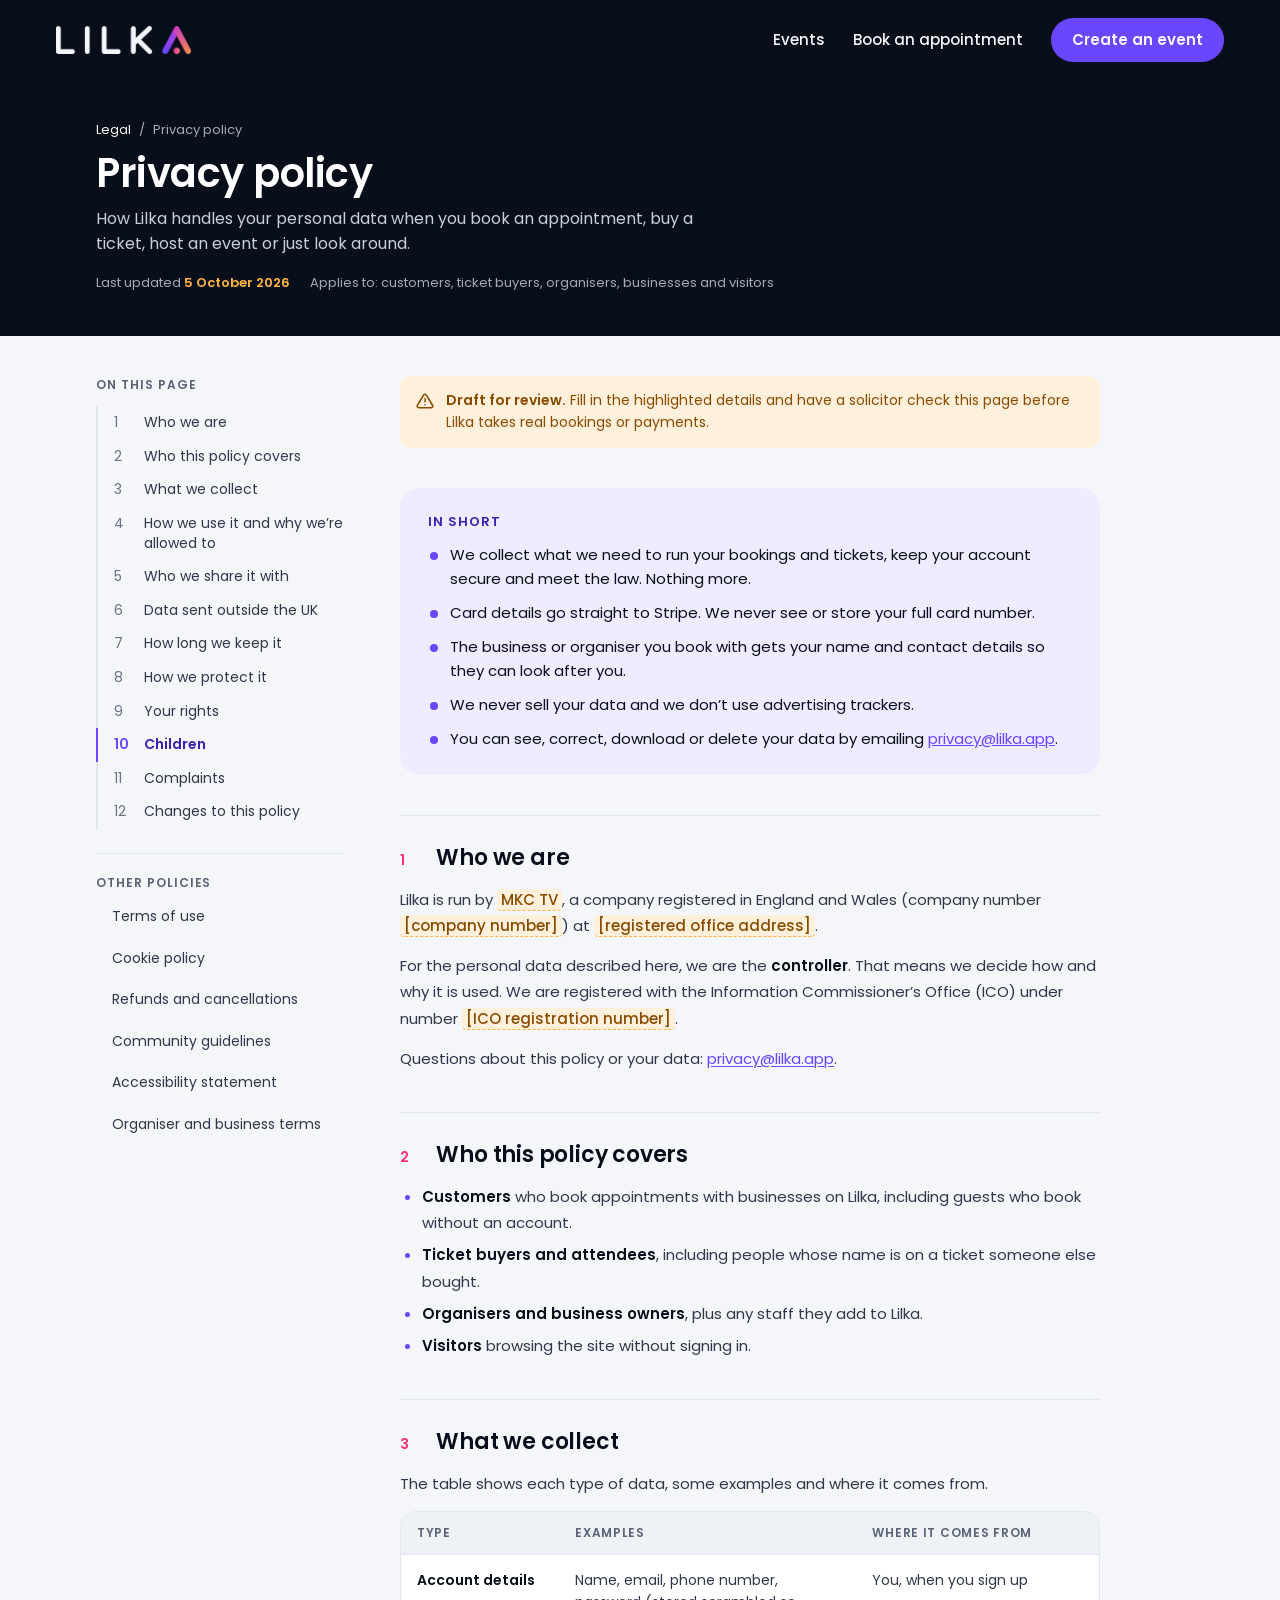
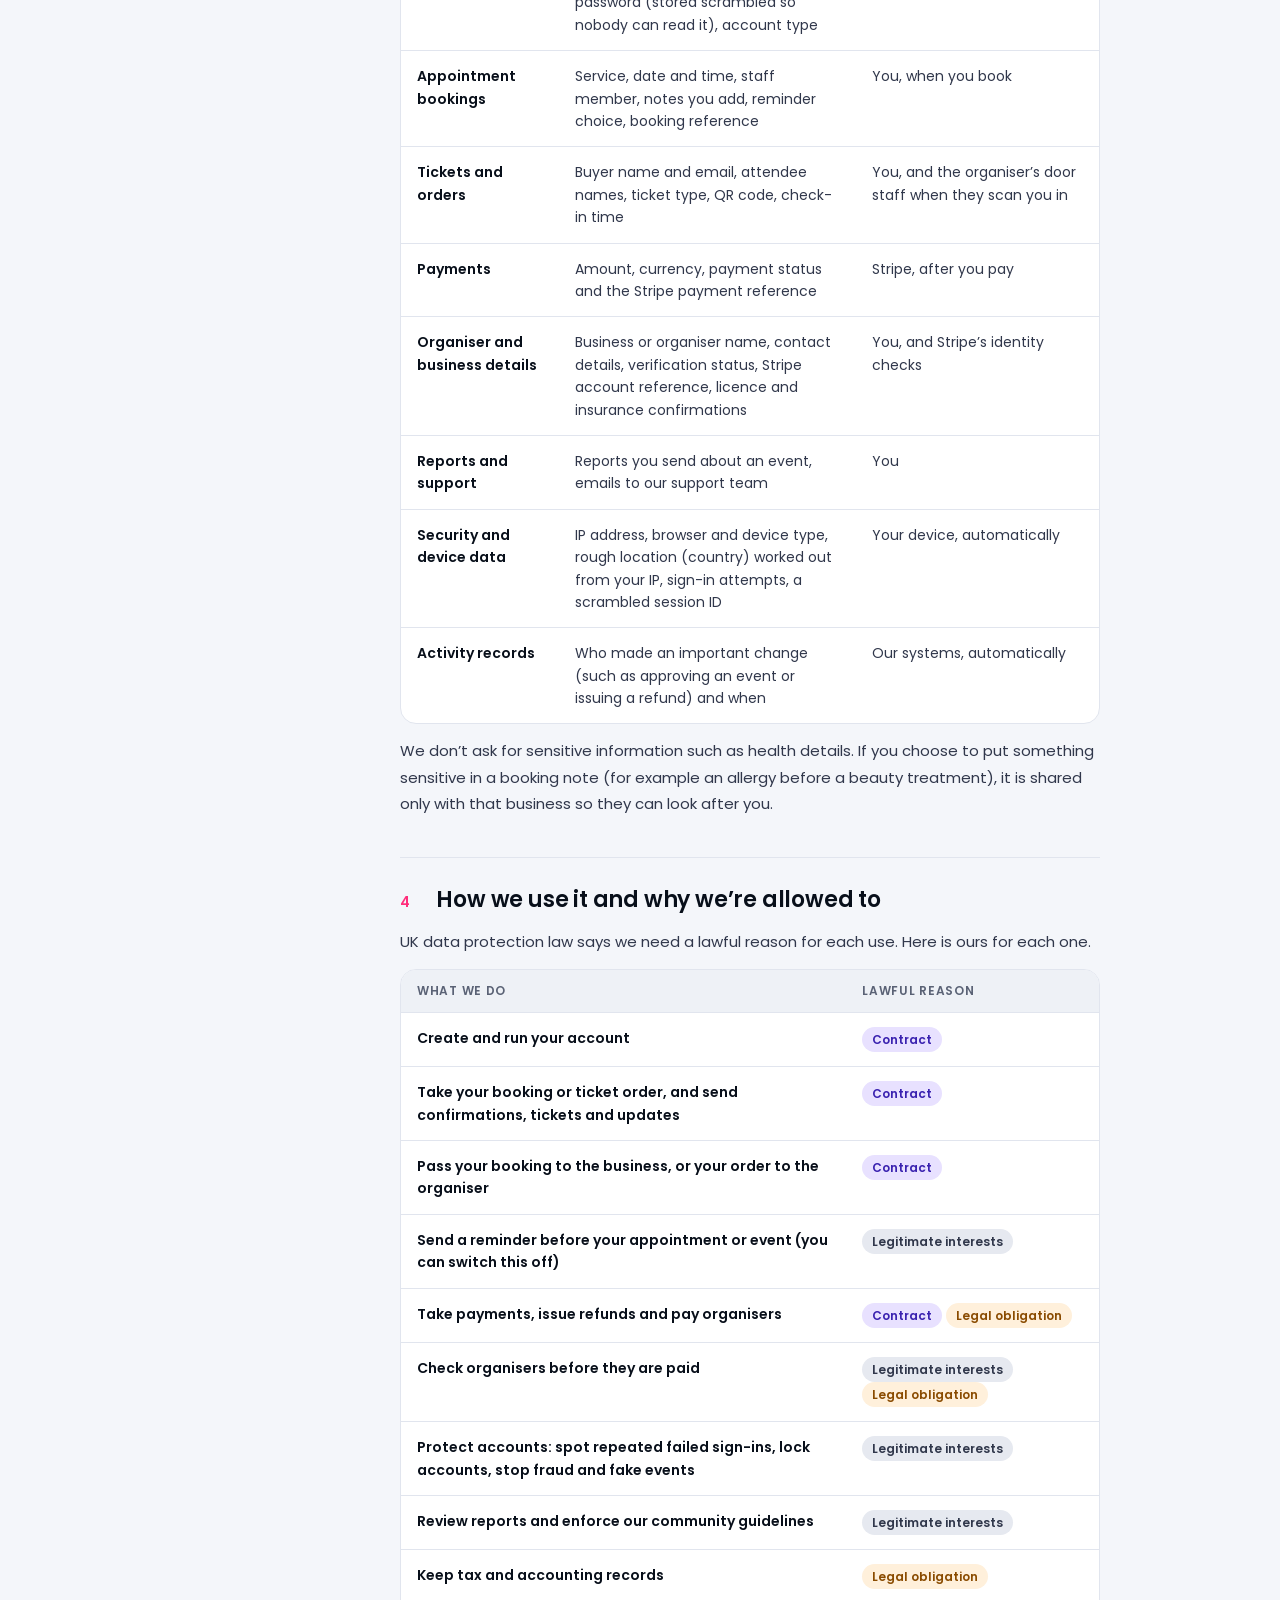
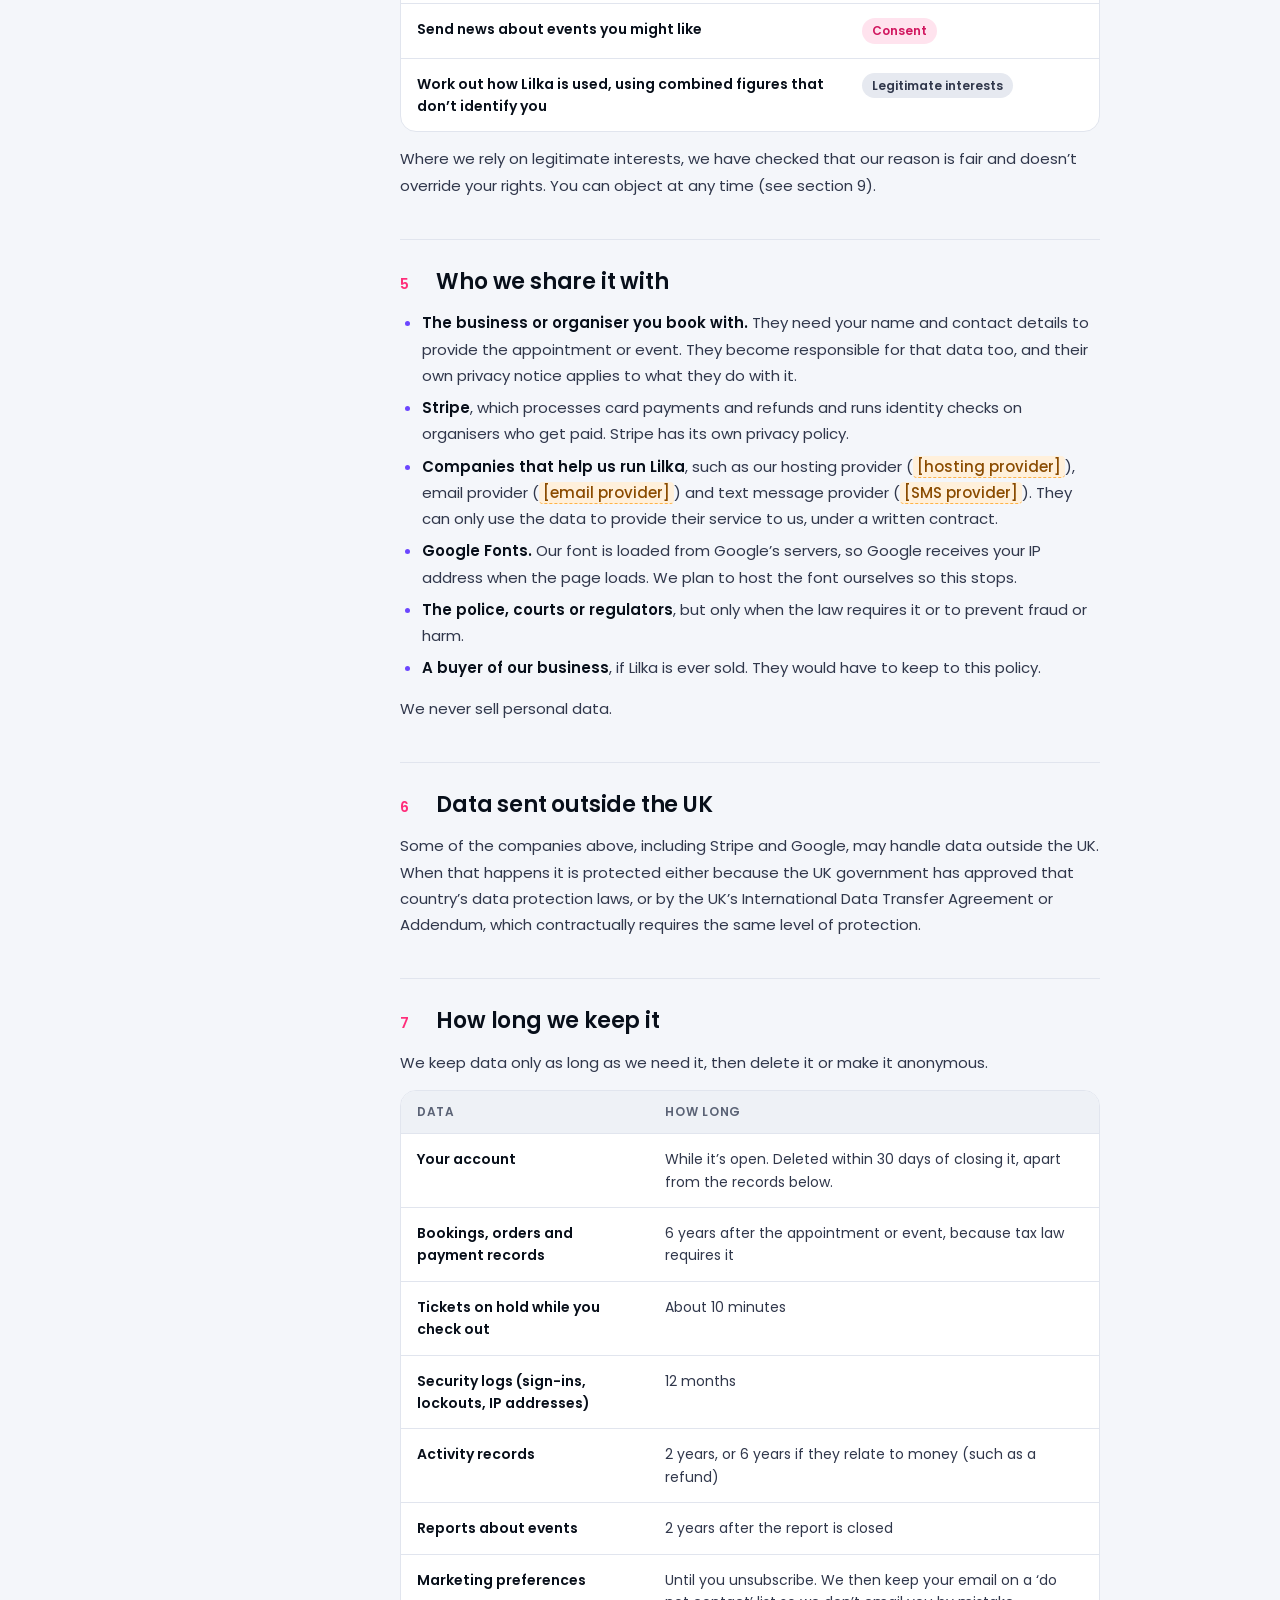
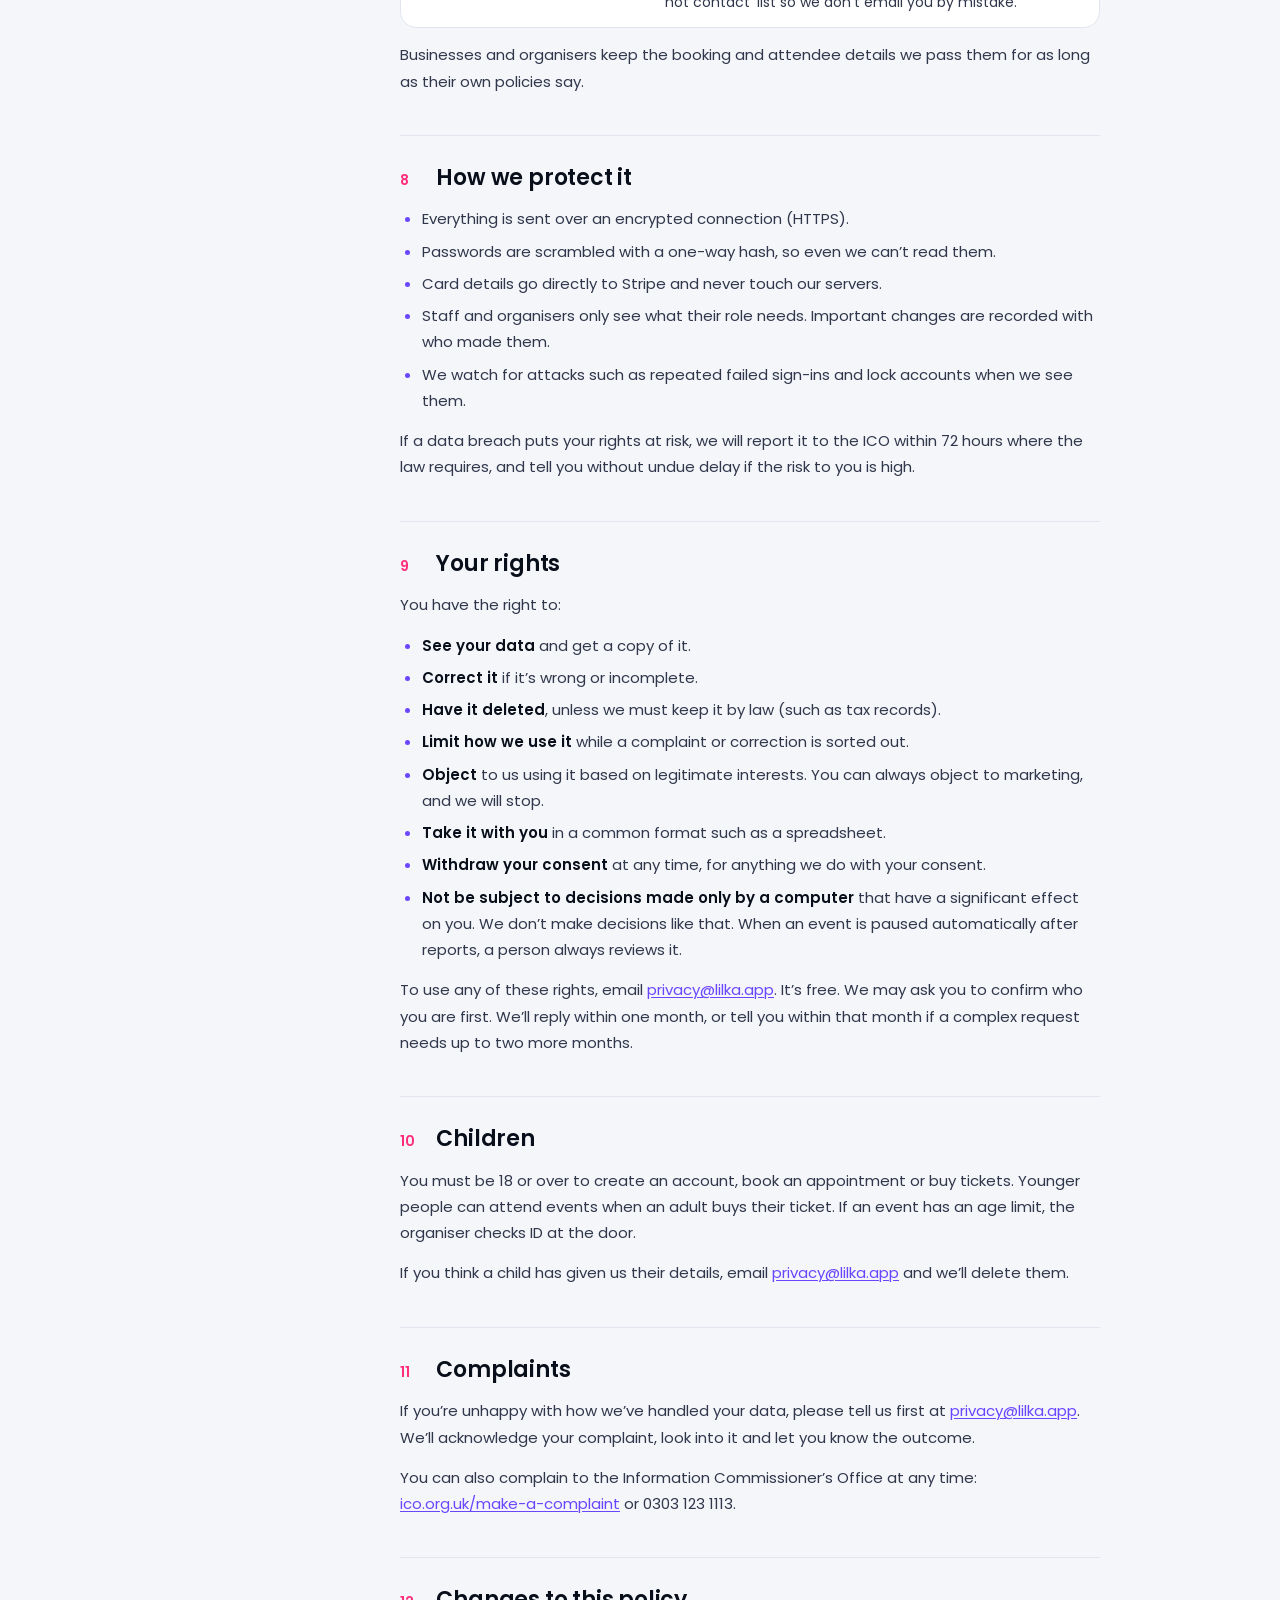
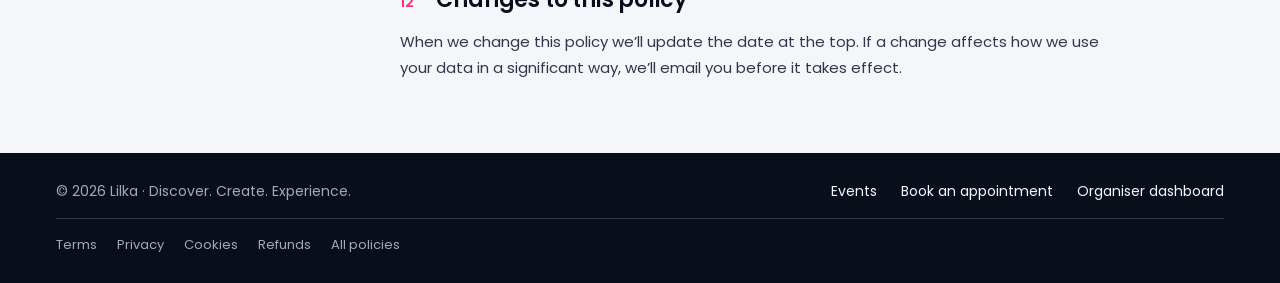
<file: privacy.html>
<!doctype html>
<html lang="en-GB">
<head>
  <meta charset="utf-8">
  <meta name="viewport" content="width=device-width, initial-scale=1, viewport-fit=cover">
  <title>Lilka – Privacy policy</title>
  <meta name="description" content="How Lilka collects, uses, shares and protects your personal data.">
  <link rel="icon" href="images/lilka-mark.png">
  <link rel="preconnect" href="https://fonts.googleapis.com">
  <link rel="preconnect" href="https://fonts.gstatic.com" crossorigin>
  <link href="https://fonts.googleapis.com/css2?family=Poppins:wght@400;500;600;700&display=swap" rel="stylesheet">
  <link rel="stylesheet" href="css/styles.css">
  <link rel="stylesheet" href="css/legal.css">
</head>
<body>
  <header class="site-header">
    <div class="site-header__inner">
      <a class="brand" href="index.html" aria-label="Lilka home"><img src="images/lilka-wordmark.png" alt="Lilka" width="135" height="28"></a>
      <button class="nav-toggle" type="button" aria-expanded="false" aria-controls="site-nav" aria-label="Menu">
        <svg width="20" height="20" viewBox="0 0 24 24" fill="none" stroke="currentColor" stroke-width="2" stroke-linecap="round" aria-hidden="true"><path d="M4 7h16M4 12h16M4 17h16"/></svg>
      </button>
      <nav class="site-nav" id="site-nav" aria-label="Main">
        <a href="index.html">Events</a>
        <a href="book.html">Book an appointment</a>
        <a class="btn btn-primary" href="organiser.html">Create an event</a>
      </nav>
    </div>
  </header>

  <main>
    <section class="legal-hero">
      <div class="legal-hero__inner">
        <nav class="crumbs" aria-label="Breadcrumb"><a href="legal.html">Legal</a><span aria-hidden="true">/</span><span>Privacy policy</span></nav>
        <h1>Privacy policy</h1>
        <p class="lede">How Lilka handles your personal data when you book an appointment, buy a ticket, host an event or just look around.</p>
        <p class="legal-meta"><span>Last updated <strong>5 October 2026</strong></span><span>Applies to: customers, ticket buyers, organisers, businesses and visitors</span></p>
      </div>
    </section>

    <div class="legal-layout">
      <details class="toc" open>
        <summary>On this page</summary>
        <ol>
          <li><a href="#who-we-are"><span class="n">1</span>Who we are</a></li>
          <li><a href="#who-this-policy-covers"><span class="n">2</span>Who this policy covers</a></li>
          <li><a href="#what-we-collect"><span class="n">3</span>What we collect</a></li>
          <li><a href="#how-we-use-it-and-why-we-re-allowed-to"><span class="n">4</span>How we use it and why we’re allowed to</a></li>
          <li><a href="#who-we-share-it-with"><span class="n">5</span>Who we share it with</a></li>
          <li><a href="#data-sent-outside-the-uk"><span class="n">6</span>Data sent outside the UK</a></li>
          <li><a href="#how-long-we-keep-it"><span class="n">7</span>How long we keep it</a></li>
          <li><a href="#how-we-protect-it"><span class="n">8</span>How we protect it</a></li>
          <li><a href="#your-rights"><span class="n">9</span>Your rights</a></li>
          <li><a href="#children"><span class="n">10</span>Children</a></li>
          <li><a href="#complaints"><span class="n">11</span>Complaints</a></li>
          <li><a href="#changes-to-this-policy"><span class="n">12</span>Changes to this policy</a></li>
        </ol>
        <div class="toc__also">
          <span>Other policies</span>
          <a href="terms.html">Terms of use</a>
          <a href="cookies.html">Cookie policy</a>
          <a href="refunds.html">Refunds and cancellations</a>
          <a href="guidelines.html">Community guidelines</a>
          <a href="accessibility.html">Accessibility statement</a>
          <a href="organiser-terms.html">Organiser and business terms</a>
        </div>
      </details>

      <article class="legal-article">
      <div class="legal-draft" role="note">
        <svg width="18" height="18" viewBox="0 0 24 24" fill="none" stroke="currentColor" stroke-width="2" stroke-linecap="round" stroke-linejoin="round" aria-hidden="true"><path d="M12 9v4M12 17h.01"/><path d="M10.3 3.9L1.8 18a2 2 0 0 0 1.7 3h17a2 2 0 0 0 1.7-3L13.7 3.9a2 2 0 0 0-3.4 0z"/></svg>
        <span><strong>Draft for review.</strong> Fill in the highlighted details and have a solicitor check this page before Lilka takes real bookings or payments.</span>
      </div>

      <section class="in-short" aria-labelledby="in-short-h">
        <h2 id="in-short-h">In short</h2>
        <ul>
          <li>We collect what we need to run your bookings and tickets, keep your account secure and meet the law. Nothing more.</li>
          <li>Card details go straight to Stripe. We never see or store your full card number.</li>
          <li>The business or organiser you book with gets your name and contact details so they can look after you.</li>
          <li>We never sell your data and we don’t use advertising trackers.</li>
          <li>You can see, correct, download or delete your data by emailing <a href="mailto:privacy@lilka.app">privacy@lilka.app</a>.</li>
        </ul>
      </section>

      <section class="clause" id="who-we-are">
        <h2><span class="n">1</span>Who we are</h2>
        <p>Lilka is run by <span class="fill">MKC TV</span>, a company registered in England and Wales (company number <span class="fill">[company number]</span>) at <span class="fill">[registered office address]</span>.</p>
        <p>For the personal data described here, we are the <strong>controller</strong>. That means we decide how and why it is used. We are registered with the Information Commissioner’s Office (ICO) under number <span class="fill">[ICO registration number]</span>.</p>
        <p>Questions about this policy or your data: <a href="mailto:privacy@lilka.app">privacy@lilka.app</a>.</p>
      </section>

      <section class="clause" id="who-this-policy-covers">
        <h2><span class="n">2</span>Who this policy covers</h2>
        <ul>
          <li><strong>Customers</strong> who book appointments with businesses on Lilka, including guests who book without an account.</li>
          <li><strong>Ticket buyers and attendees</strong>, including people whose name is on a ticket someone else bought.</li>
          <li><strong>Organisers and business owners</strong>, plus any staff they add to Lilka.</li>
          <li><strong>Visitors</strong> browsing the site without signing in.</li>
        </ul>
      </section>

      <section class="clause" id="what-we-collect">
        <h2><span class="n">3</span>What we collect</h2>
        <p>The table shows each type of data, some examples and where it comes from.</p>
        <div class="legal-table-wrap">
          <table class="legal-table">
            <thead><tr><th scope="col">Type</th><th scope="col">Examples</th><th scope="col">Where it comes from</th></tr></thead>
            <tbody>
            <tr><td>Account details</td><td>Name, email, phone number, password (stored scrambled so nobody can read it), account type</td><td>You, when you sign up</td></tr>
            <tr><td>Appointment bookings</td><td>Service, date and time, staff member, notes you add, reminder choice, booking reference</td><td>You, when you book</td></tr>
            <tr><td>Tickets and orders</td><td>Buyer name and email, attendee names, ticket type, QR code, check-in time</td><td>You, and the organiser’s door staff when they scan you in</td></tr>
            <tr><td>Payments</td><td>Amount, currency, payment status and the Stripe payment reference</td><td>Stripe, after you pay</td></tr>
            <tr><td>Organiser and business details</td><td>Business or organiser name, contact details, verification status, Stripe account reference, licence and insurance confirmations</td><td>You, and Stripe’s identity checks</td></tr>
            <tr><td>Reports and support</td><td>Reports you send about an event, emails to our support team</td><td>You</td></tr>
            <tr><td>Security and device data</td><td>IP address, browser and device type, rough location (country) worked out from your IP, sign-in attempts, a scrambled session ID</td><td>Your device, automatically</td></tr>
            <tr><td>Activity records</td><td>Who made an important change (such as approving an event or issuing a refund) and when</td><td>Our systems, automatically</td></tr>
            </tbody>
          </table>
        </div>
        <p>We don’t ask for sensitive information such as health details. If you choose to put something sensitive in a booking note (for example an allergy before a beauty treatment), it is shared only with that business so they can look after you.</p>
      </section>

      <section class="clause" id="how-we-use-it-and-why-we-re-allowed-to">
        <h2><span class="n">4</span>How we use it and why we’re allowed to</h2>
        <p>UK data protection law says we need a lawful reason for each use. Here is ours for each one.</p>
        <div class="legal-table-wrap">
          <table class="legal-table">
            <thead><tr><th scope="col">What we do</th><th scope="col">Lawful reason</th></tr></thead>
            <tbody>
            <tr><td>Create and run your account</td><td><span class="basis basis--contract">Contract</span></td></tr>
            <tr><td>Take your booking or ticket order, and send confirmations, tickets and updates</td><td><span class="basis basis--contract">Contract</span></td></tr>
            <tr><td>Pass your booking to the business, or your order to the organiser</td><td><span class="basis basis--contract">Contract</span></td></tr>
            <tr><td>Send a reminder before your appointment or event (you can switch this off)</td><td><span class="basis basis--legit">Legitimate interests</span></td></tr>
            <tr><td>Take payments, issue refunds and pay organisers</td><td><span class="basis basis--contract">Contract</span> <span class="basis basis--legal">Legal obligation</span></td></tr>
            <tr><td>Check organisers before they are paid</td><td><span class="basis basis--legit">Legitimate interests</span> <span class="basis basis--legal">Legal obligation</span></td></tr>
            <tr><td>Protect accounts: spot repeated failed sign-ins, lock accounts, stop fraud and fake events</td><td><span class="basis basis--legit">Legitimate interests</span></td></tr>
            <tr><td>Review reports and enforce our community guidelines</td><td><span class="basis basis--legit">Legitimate interests</span></td></tr>
            <tr><td>Keep tax and accounting records</td><td><span class="basis basis--legal">Legal obligation</span></td></tr>
            <tr><td>Send news about events you might like</td><td><span class="basis basis--consent">Consent</span></td></tr>
            <tr><td>Work out how Lilka is used, using combined figures that don’t identify you</td><td><span class="basis basis--legit">Legitimate interests</span></td></tr>
            </tbody>
          </table>
        </div>
        <p>Where we rely on legitimate interests, we have checked that our reason is fair and doesn’t override your rights. You can object at any time (see section 9).</p>
      </section>

      <section class="clause" id="who-we-share-it-with">
        <h2><span class="n">5</span>Who we share it with</h2>
        <ul>
          <li><strong>The business or organiser you book with.</strong> They need your name and contact details to provide the appointment or event. They become responsible for that data too, and their own privacy notice applies to what they do with it.</li>
          <li><strong>Stripe</strong>, which processes card payments and refunds and runs identity checks on organisers who get paid. Stripe has its own privacy policy.</li>
          <li><strong>Companies that help us run Lilka</strong>, such as our hosting provider (<span class="fill">[hosting provider]</span>), email provider (<span class="fill">[email provider]</span>) and text message provider (<span class="fill">[SMS provider]</span>). They can only use the data to provide their service to us, under a written contract.</li>
          <li><strong>Google Fonts.</strong> Our font is loaded from Google’s servers, so Google receives your IP address when the page loads. We plan to host the font ourselves so this stops.</li>
          <li><strong>The police, courts or regulators</strong>, but only when the law requires it or to prevent fraud or harm.</li>
          <li><strong>A buyer of our business</strong>, if Lilka is ever sold. They would have to keep to this policy.</li>
        </ul>
        <p>We never sell personal data.</p>
      </section>

      <section class="clause" id="data-sent-outside-the-uk">
        <h2><span class="n">6</span>Data sent outside the UK</h2>
        <p>Some of the companies above, including Stripe and Google, may handle data outside the UK. When that happens it is protected either because the UK government has approved that country’s data protection laws, or by the UK’s International Data Transfer Agreement or Addendum, which contractually requires the same level of protection.</p>
      </section>

      <section class="clause" id="how-long-we-keep-it">
        <h2><span class="n">7</span>How long we keep it</h2>
        <p>We keep data only as long as we need it, then delete it or make it anonymous.</p>
        <div class="legal-table-wrap">
          <table class="legal-table">
            <thead><tr><th scope="col">Data</th><th scope="col">How long</th></tr></thead>
            <tbody>
            <tr><td>Your account</td><td>While it’s open. Deleted within 30 days of closing it, apart from the records below.</td></tr>
            <tr><td>Bookings, orders and payment records</td><td>6 years after the appointment or event, because tax law requires it</td></tr>
            <tr><td>Tickets on hold while you check out</td><td>About 10 minutes</td></tr>
            <tr><td>Security logs (sign-ins, lockouts, IP addresses)</td><td>12 months</td></tr>
            <tr><td>Activity records</td><td>2 years, or 6 years if they relate to money (such as a refund)</td></tr>
            <tr><td>Reports about events</td><td>2 years after the report is closed</td></tr>
            <tr><td>Marketing preferences</td><td>Until you unsubscribe. We then keep your email on a ‘do not contact’ list so we don’t email you by mistake.</td></tr>
            </tbody>
          </table>
        </div>
        <p>Businesses and organisers keep the booking and attendee details we pass them for as long as their own policies say.</p>
      </section>

      <section class="clause" id="how-we-protect-it">
        <h2><span class="n">8</span>How we protect it</h2>
        <ul>
          <li>Everything is sent over an encrypted connection (HTTPS).</li>
          <li>Passwords are scrambled with a one-way hash, so even we can’t read them.</li>
          <li>Card details go directly to Stripe and never touch our servers.</li>
          <li>Staff and organisers only see what their role needs. Important changes are recorded with who made them.</li>
          <li>We watch for attacks such as repeated failed sign-ins and lock accounts when we see them.</li>
        </ul>
        <p>If a data breach puts your rights at risk, we will report it to the ICO within 72 hours where the law requires, and tell you without undue delay if the risk to you is high.</p>
      </section>

      <section class="clause" id="your-rights">
        <h2><span class="n">9</span>Your rights</h2>
        <p>You have the right to:</p>
        <ul>
          <li><strong>See your data</strong> and get a copy of it.</li>
          <li><strong>Correct it</strong> if it’s wrong or incomplete.</li>
          <li><strong>Have it deleted</strong>, unless we must keep it by law (such as tax records).</li>
          <li><strong>Limit how we use it</strong> while a complaint or correction is sorted out.</li>
          <li><strong>Object</strong> to us using it based on legitimate interests. You can always object to marketing, and we will stop.</li>
          <li><strong>Take it with you</strong> in a common format such as a spreadsheet.</li>
          <li><strong>Withdraw your consent</strong> at any time, for anything we do with your consent.</li>
          <li><strong>Not be subject to decisions made only by a computer</strong> that have a significant effect on you. We don’t make decisions like that. When an event is paused automatically after reports, a person always reviews it.</li>
        </ul>
        <p>To use any of these rights, email <a href="mailto:privacy@lilka.app">privacy@lilka.app</a>. It’s free. We may ask you to confirm who you are first. We’ll reply within one month, or tell you within that month if a complex request needs up to two more months.</p>
      </section>

      <section class="clause" id="children">
        <h2><span class="n">10</span>Children</h2>
        <p>You must be 18 or over to create an account, book an appointment or buy tickets. Younger people can attend events when an adult buys their ticket. If an event has an age limit, the organiser checks ID at the door.</p>
        <p>If you think a child has given us their details, email <a href="mailto:privacy@lilka.app">privacy@lilka.app</a> and we’ll delete them.</p>
      </section>

      <section class="clause" id="complaints">
        <h2><span class="n">11</span>Complaints</h2>
        <p>If you’re unhappy with how we’ve handled your data, please tell us first at <a href="mailto:privacy@lilka.app">privacy@lilka.app</a>. We’ll acknowledge your complaint, look into it and let you know the outcome.</p>
        <p>You can also complain to the Information Commissioner’s Office at any time: <a href="https://ico.org.uk/make-a-complaint/">ico.org.uk/make-a-complaint</a> or 0303 123 1113.</p>
      </section>

      <section class="clause" id="changes-to-this-policy">
        <h2><span class="n">12</span>Changes to this policy</h2>
        <p>When we change this policy we’ll update the date at the top. If a change affects how we use your data in a significant way, we’ll email you before it takes effect.</p>
      </section>
      </article>
    </div>
  </main>

  <footer class="site-footer">
    <div class="site-footer__inner">
      <span>© <span data-year></span> Lilka · Discover. Create. Experience.</span>
      <nav aria-label="Footer">
        <a href="index.html">Events</a>
        <a href="book.html">Book an appointment</a>
        <a href="organiser.html">Organiser dashboard</a>
      </nav>
      <nav class="legal-links" aria-label="Legal">
        <a href="terms.html">Terms</a>
        <a href="privacy.html">Privacy</a>
        <a href="cookies.html">Cookies</a>
        <a href="refunds.html">Refunds</a>
        <a href="legal.html">All policies</a>
      </nav>
    </div>
  </footer>
  <script src="js/app.js"></script>
  <script src="js/legal.js"></script>
</body>
</html>
</file>
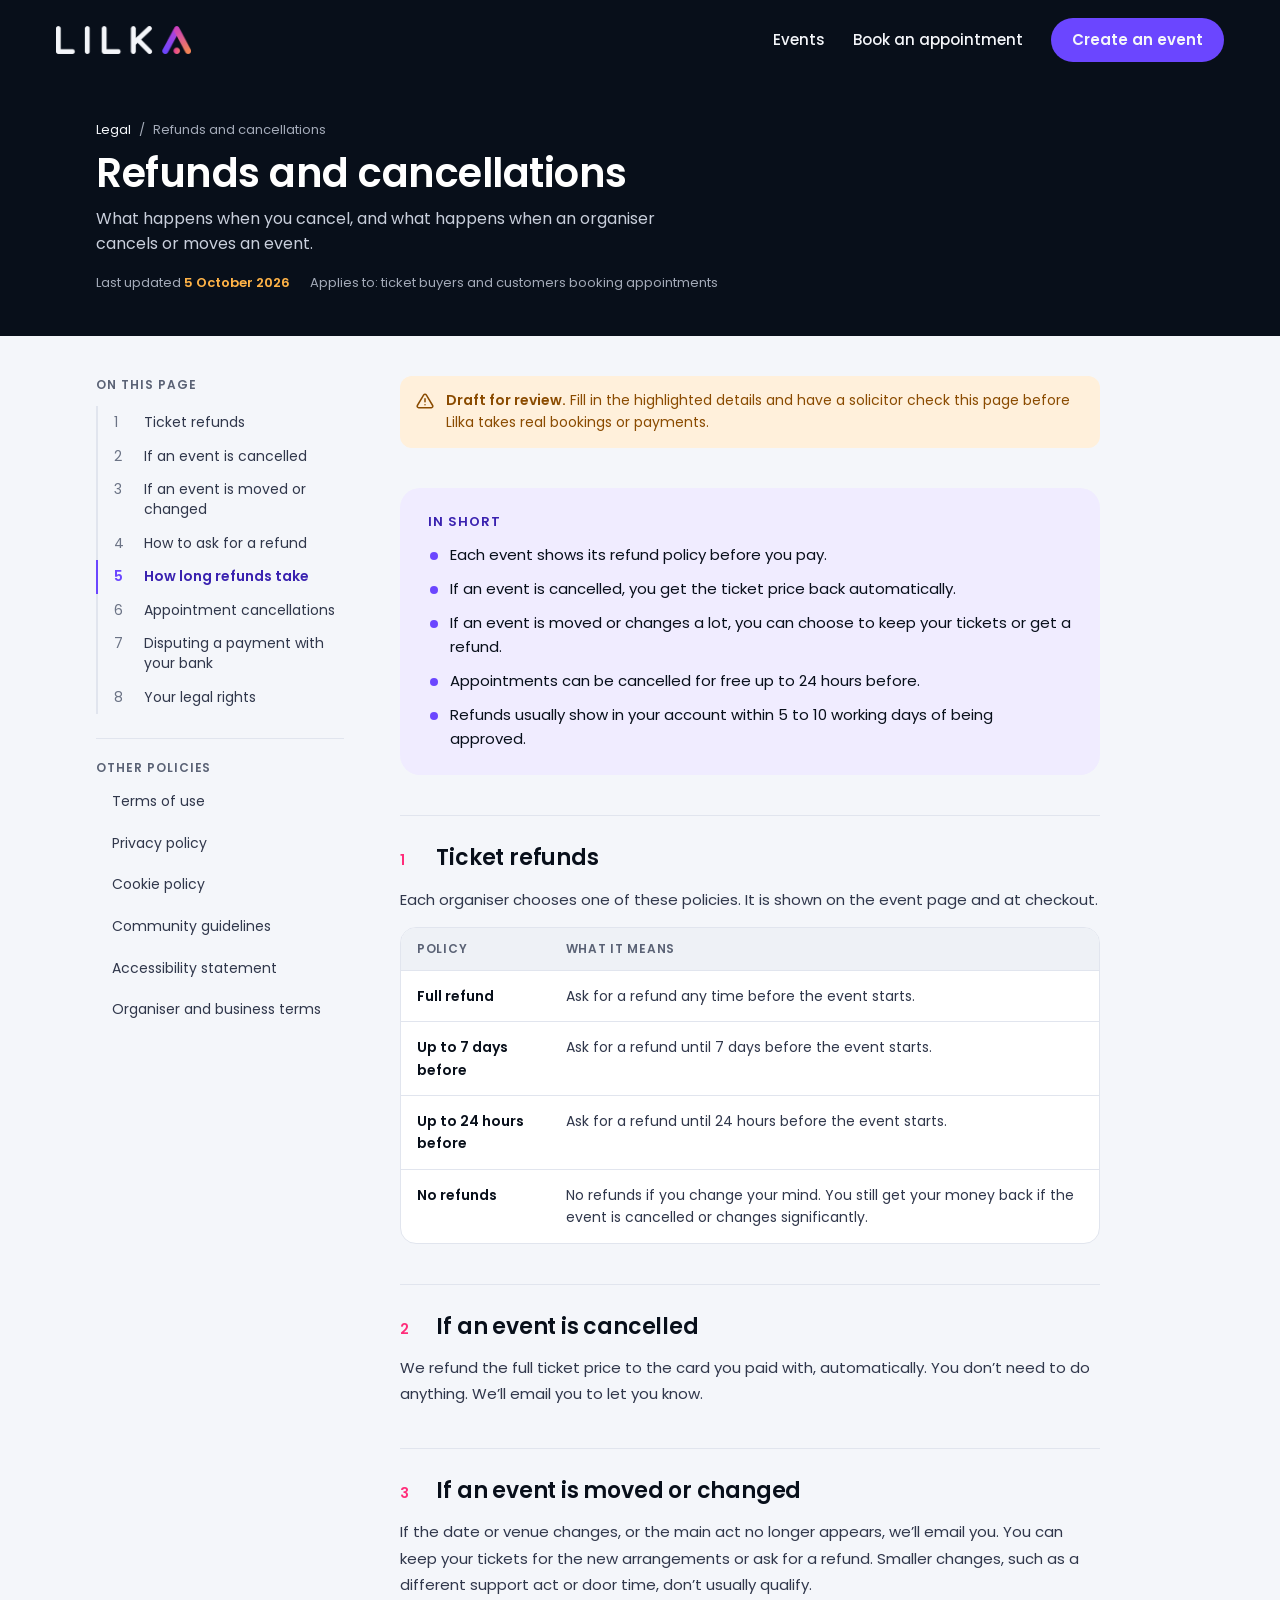
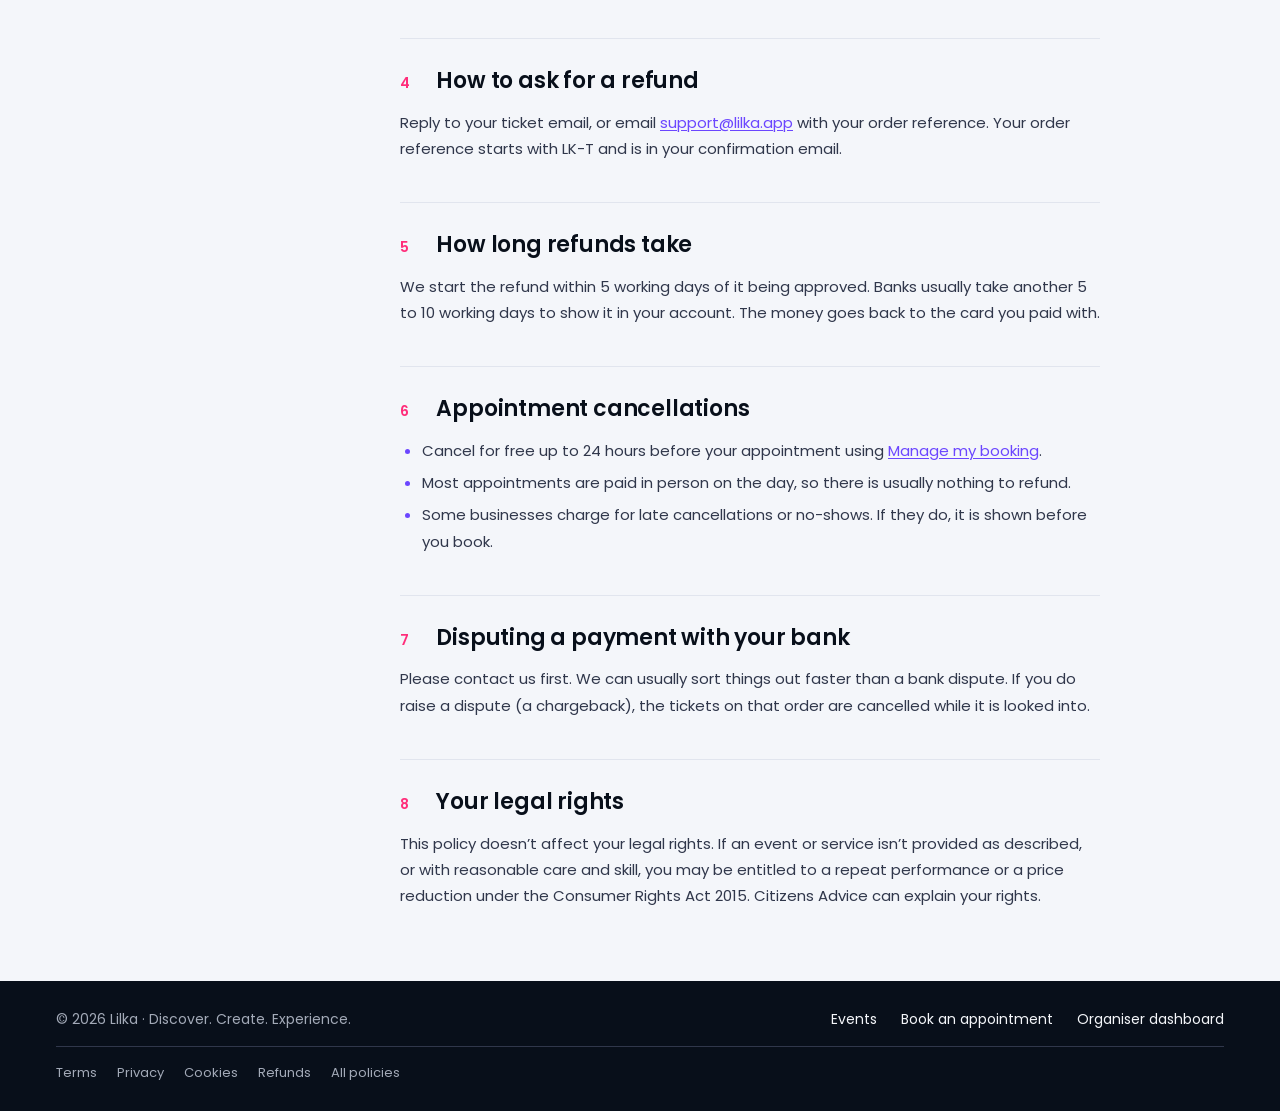
<file: refunds.html>
<!doctype html>
<html lang="en-GB">
<head>
  <meta charset="utf-8">
  <meta name="viewport" content="width=device-width, initial-scale=1, viewport-fit=cover">
  <title>Lilka – Refunds and cancellations</title>
  <meta name="description" content="What happens when you cancel, or when an event is cancelled or moved.">
  <link rel="icon" href="images/lilka-mark.png">
  <link rel="preconnect" href="https://fonts.googleapis.com">
  <link rel="preconnect" href="https://fonts.gstatic.com" crossorigin>
  <link href="https://fonts.googleapis.com/css2?family=Poppins:wght@400;500;600;700&display=swap" rel="stylesheet">
  <link rel="stylesheet" href="css/styles.css">
  <link rel="stylesheet" href="css/legal.css">
</head>
<body>
  <header class="site-header">
    <div class="site-header__inner">
      <a class="brand" href="index.html" aria-label="Lilka home"><img src="images/lilka-wordmark.png" alt="Lilka" width="135" height="28"></a>
      <button class="nav-toggle" type="button" aria-expanded="false" aria-controls="site-nav" aria-label="Menu">
        <svg width="20" height="20" viewBox="0 0 24 24" fill="none" stroke="currentColor" stroke-width="2" stroke-linecap="round" aria-hidden="true"><path d="M4 7h16M4 12h16M4 17h16"/></svg>
      </button>
      <nav class="site-nav" id="site-nav" aria-label="Main">
        <a href="index.html">Events</a>
        <a href="book.html">Book an appointment</a>
        <a class="btn btn-primary" href="organiser.html">Create an event</a>
      </nav>
    </div>
  </header>

  <main>
    <section class="legal-hero">
      <div class="legal-hero__inner">
        <nav class="crumbs" aria-label="Breadcrumb"><a href="legal.html">Legal</a><span aria-hidden="true">/</span><span>Refunds and cancellations</span></nav>
        <h1>Refunds and cancellations</h1>
        <p class="lede">What happens when you cancel, and what happens when an organiser cancels or moves an event.</p>
        <p class="legal-meta"><span>Last updated <strong>5 October 2026</strong></span><span>Applies to: ticket buyers and customers booking appointments</span></p>
      </div>
    </section>

    <div class="legal-layout">
      <details class="toc" open>
        <summary>On this page</summary>
        <ol>
          <li><a href="#ticket-refunds"><span class="n">1</span>Ticket refunds</a></li>
          <li><a href="#if-an-event-is-cancelled"><span class="n">2</span>If an event is cancelled</a></li>
          <li><a href="#if-an-event-is-moved-or-changed"><span class="n">3</span>If an event is moved or changed</a></li>
          <li><a href="#how-to-ask-for-a-refund"><span class="n">4</span>How to ask for a refund</a></li>
          <li><a href="#how-long-refunds-take"><span class="n">5</span>How long refunds take</a></li>
          <li><a href="#appointment-cancellations"><span class="n">6</span>Appointment cancellations</a></li>
          <li><a href="#disputing-a-payment-with-your-bank"><span class="n">7</span>Disputing a payment with your bank</a></li>
          <li><a href="#your-legal-rights"><span class="n">8</span>Your legal rights</a></li>
        </ol>
        <div class="toc__also">
          <span>Other policies</span>
          <a href="terms.html">Terms of use</a>
          <a href="privacy.html">Privacy policy</a>
          <a href="cookies.html">Cookie policy</a>
          <a href="guidelines.html">Community guidelines</a>
          <a href="accessibility.html">Accessibility statement</a>
          <a href="organiser-terms.html">Organiser and business terms</a>
        </div>
      </details>

      <article class="legal-article">
      <div class="legal-draft" role="note">
        <svg width="18" height="18" viewBox="0 0 24 24" fill="none" stroke="currentColor" stroke-width="2" stroke-linecap="round" stroke-linejoin="round" aria-hidden="true"><path d="M12 9v4M12 17h.01"/><path d="M10.3 3.9L1.8 18a2 2 0 0 0 1.7 3h17a2 2 0 0 0 1.7-3L13.7 3.9a2 2 0 0 0-3.4 0z"/></svg>
        <span><strong>Draft for review.</strong> Fill in the highlighted details and have a solicitor check this page before Lilka takes real bookings or payments.</span>
      </div>

      <section class="in-short" aria-labelledby="in-short-h">
        <h2 id="in-short-h">In short</h2>
        <ul>
          <li>Each event shows its refund policy before you pay.</li>
          <li>If an event is cancelled, you get the ticket price back automatically.</li>
          <li>If an event is moved or changes a lot, you can choose to keep your tickets or get a refund.</li>
          <li>Appointments can be cancelled for free up to 24 hours before.</li>
          <li>Refunds usually show in your account within 5 to 10 working days of being approved.</li>
        </ul>
      </section>

      <section class="clause" id="ticket-refunds">
        <h2><span class="n">1</span>Ticket refunds</h2>
        <p>Each organiser chooses one of these policies. It is shown on the event page and at checkout.</p>
        <div class="legal-table-wrap">
          <table class="legal-table">
            <thead><tr><th scope="col">Policy</th><th scope="col">What it means</th></tr></thead>
            <tbody>
            <tr><td>Full refund</td><td>Ask for a refund any time before the event starts.</td></tr>
            <tr><td>Up to 7 days before</td><td>Ask for a refund until 7 days before the event starts.</td></tr>
            <tr><td>Up to 24 hours before</td><td>Ask for a refund until 24 hours before the event starts.</td></tr>
            <tr><td>No refunds</td><td>No refunds if you change your mind. You still get your money back if the event is cancelled or changes significantly.</td></tr>
            </tbody>
          </table>
        </div>
      </section>

      <section class="clause" id="if-an-event-is-cancelled">
        <h2><span class="n">2</span>If an event is cancelled</h2>
        <p>We refund the full ticket price to the card you paid with, automatically. You don’t need to do anything. We’ll email you to let you know.</p>
      </section>

      <section class="clause" id="if-an-event-is-moved-or-changed">
        <h2><span class="n">3</span>If an event is moved or changed</h2>
        <p>If the date or venue changes, or the main act no longer appears, we’ll email you. You can keep your tickets for the new arrangements or ask for a refund. Smaller changes, such as a different support act or door time, don’t usually qualify.</p>
      </section>

      <section class="clause" id="how-to-ask-for-a-refund">
        <h2><span class="n">4</span>How to ask for a refund</h2>
        <p>Reply to your ticket email, or email <a href="mailto:support@lilka.app">support@lilka.app</a> with your order reference. Your order reference starts with LK-T and is in your confirmation email.</p>
      </section>

      <section class="clause" id="how-long-refunds-take">
        <h2><span class="n">5</span>How long refunds take</h2>
        <p>We start the refund within 5 working days of it being approved. Banks usually take another 5 to 10 working days to show it in your account. The money goes back to the card you paid with.</p>
      </section>

      <section class="clause" id="appointment-cancellations">
        <h2><span class="n">6</span>Appointment cancellations</h2>
        <ul>
          <li>Cancel for free up to 24 hours before your appointment using <a href="book.html">Manage my booking</a>.</li>
          <li>Most appointments are paid in person on the day, so there is usually nothing to refund.</li>
          <li>Some businesses charge for late cancellations or no-shows. If they do, it is shown before you book.</li>
        </ul>
      </section>

      <section class="clause" id="disputing-a-payment-with-your-bank">
        <h2><span class="n">7</span>Disputing a payment with your bank</h2>
        <p>Please contact us first. We can usually sort things out faster than a bank dispute. If you do raise a dispute (a chargeback), the tickets on that order are cancelled while it is looked into.</p>
      </section>

      <section class="clause" id="your-legal-rights">
        <h2><span class="n">8</span>Your legal rights</h2>
        <p>This policy doesn’t affect your legal rights. If an event or service isn’t provided as described, or with reasonable care and skill, you may be entitled to a repeat performance or a price reduction under the Consumer Rights Act 2015. Citizens Advice can explain your rights.</p>
      </section>
      </article>
    </div>
  </main>

  <footer class="site-footer">
    <div class="site-footer__inner">
      <span>© <span data-year></span> Lilka · Discover. Create. Experience.</span>
      <nav aria-label="Footer">
        <a href="index.html">Events</a>
        <a href="book.html">Book an appointment</a>
        <a href="organiser.html">Organiser dashboard</a>
      </nav>
      <nav class="legal-links" aria-label="Legal">
        <a href="terms.html">Terms</a>
        <a href="privacy.html">Privacy</a>
        <a href="cookies.html">Cookies</a>
        <a href="refunds.html">Refunds</a>
        <a href="legal.html">All policies</a>
      </nav>
    </div>
  </footer>
  <script src="js/app.js"></script>
  <script src="js/legal.js"></script>
</body>
</html>
</file>
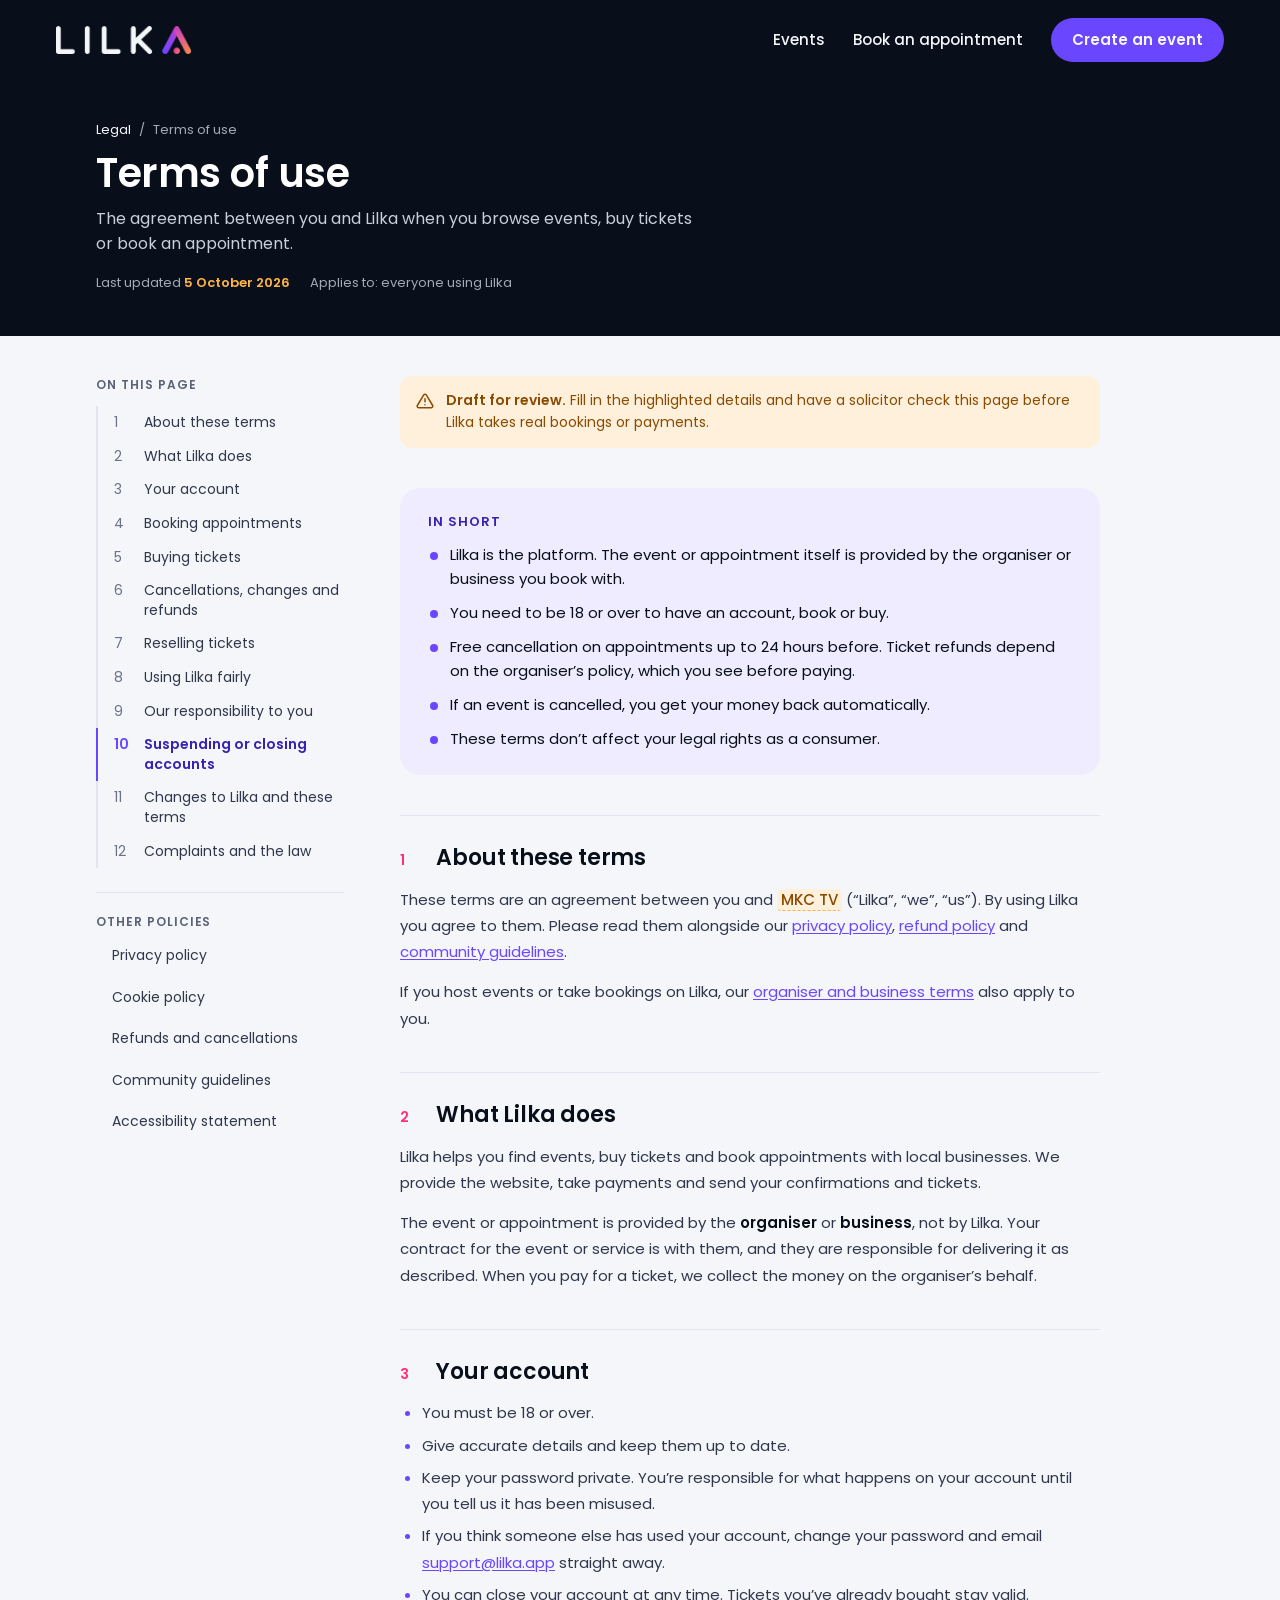
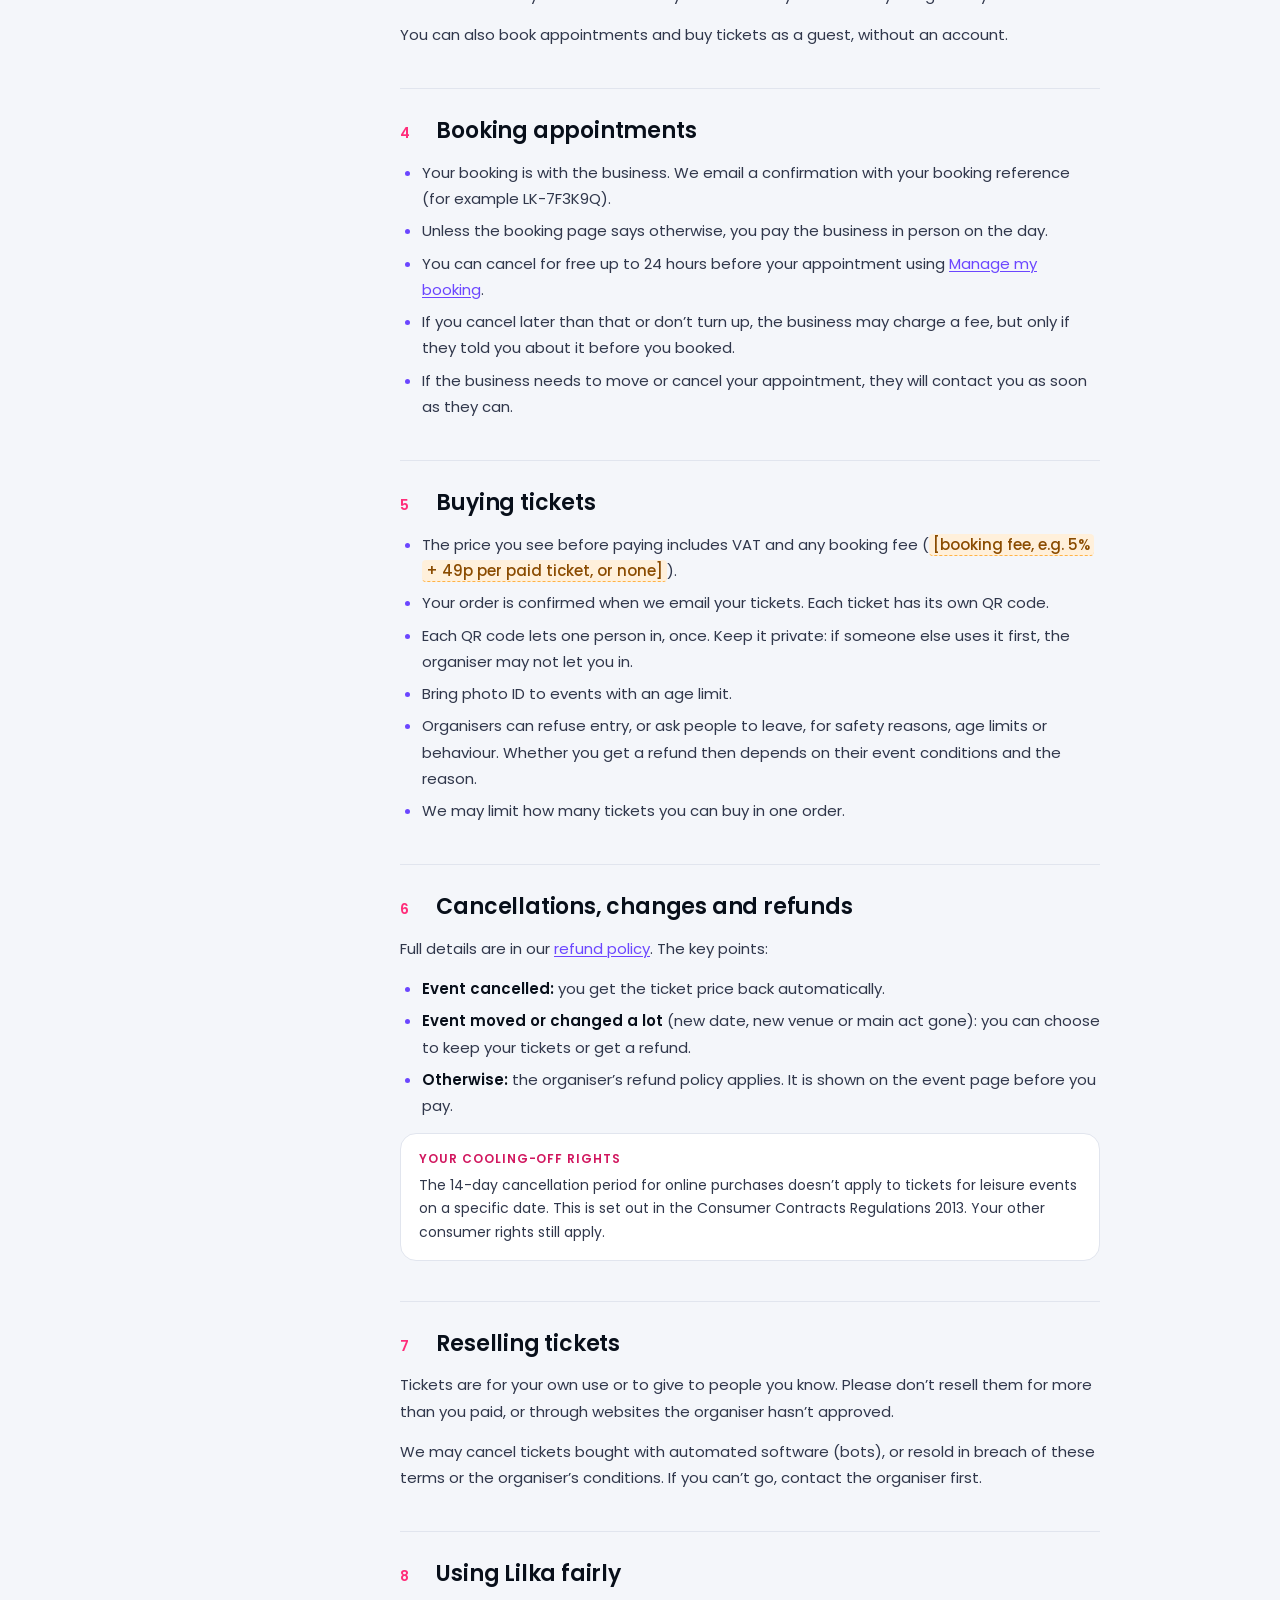
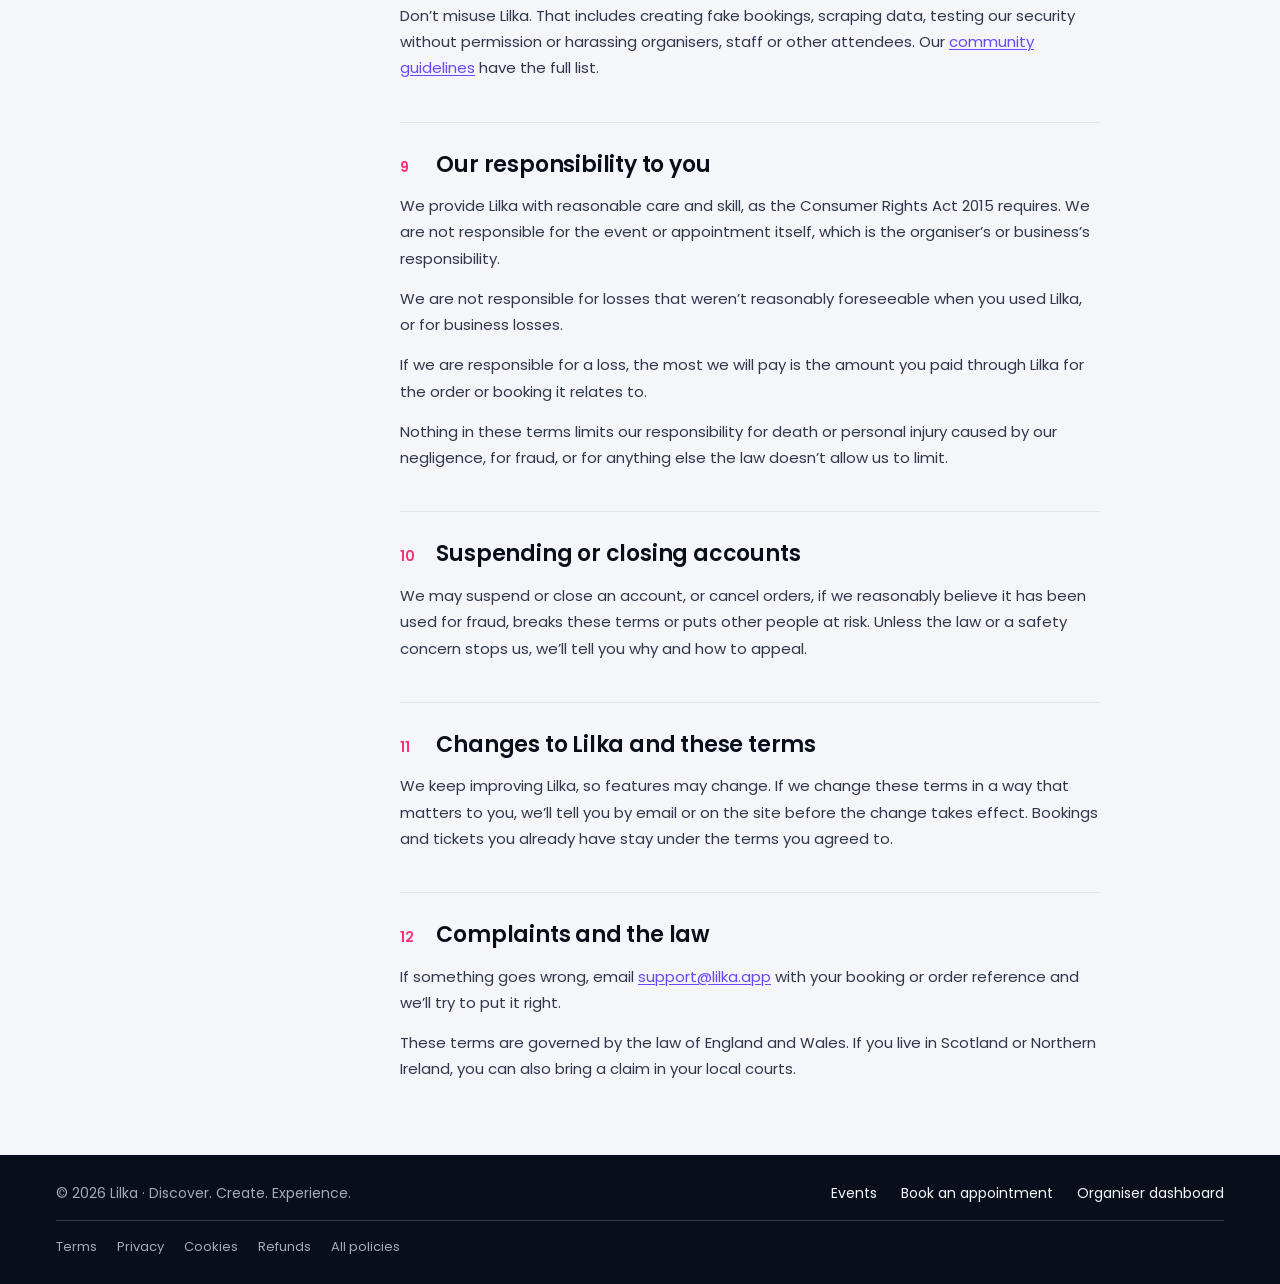
<file: terms.html>
<!doctype html>
<html lang="en-GB">
<head>
  <meta charset="utf-8">
  <meta name="viewport" content="width=device-width, initial-scale=1, viewport-fit=cover">
  <title>Lilka – Terms of use</title>
  <meta name="description" content="The agreement between Lilka and everyone who uses it.">
  <link rel="icon" href="images/lilka-mark.png">
  <link rel="preconnect" href="https://fonts.googleapis.com">
  <link rel="preconnect" href="https://fonts.gstatic.com" crossorigin>
  <link href="https://fonts.googleapis.com/css2?family=Poppins:wght@400;500;600;700&display=swap" rel="stylesheet">
  <link rel="stylesheet" href="css/styles.css">
  <link rel="stylesheet" href="css/legal.css">
</head>
<body>
  <header class="site-header">
    <div class="site-header__inner">
      <a class="brand" href="index.html" aria-label="Lilka home"><img src="images/lilka-wordmark.png" alt="Lilka" width="135" height="28"></a>
      <button class="nav-toggle" type="button" aria-expanded="false" aria-controls="site-nav" aria-label="Menu">
        <svg width="20" height="20" viewBox="0 0 24 24" fill="none" stroke="currentColor" stroke-width="2" stroke-linecap="round" aria-hidden="true"><path d="M4 7h16M4 12h16M4 17h16"/></svg>
      </button>
      <nav class="site-nav" id="site-nav" aria-label="Main">
        <a href="index.html">Events</a>
        <a href="book.html">Book an appointment</a>
        <a class="btn btn-primary" href="organiser.html">Create an event</a>
      </nav>
    </div>
  </header>

  <main>
    <section class="legal-hero">
      <div class="legal-hero__inner">
        <nav class="crumbs" aria-label="Breadcrumb"><a href="legal.html">Legal</a><span aria-hidden="true">/</span><span>Terms of use</span></nav>
        <h1>Terms of use</h1>
        <p class="lede">The agreement between you and Lilka when you browse events, buy tickets or book an appointment.</p>
        <p class="legal-meta"><span>Last updated <strong>5 October 2026</strong></span><span>Applies to: everyone using Lilka</span></p>
      </div>
    </section>

    <div class="legal-layout">
      <details class="toc" open>
        <summary>On this page</summary>
        <ol>
          <li><a href="#about-these-terms"><span class="n">1</span>About these terms</a></li>
          <li><a href="#what-lilka-does"><span class="n">2</span>What Lilka does</a></li>
          <li><a href="#your-account"><span class="n">3</span>Your account</a></li>
          <li><a href="#booking-appointments"><span class="n">4</span>Booking appointments</a></li>
          <li><a href="#buying-tickets"><span class="n">5</span>Buying tickets</a></li>
          <li><a href="#cancellations-changes-and-refunds"><span class="n">6</span>Cancellations, changes and refunds</a></li>
          <li><a href="#reselling-tickets"><span class="n">7</span>Reselling tickets</a></li>
          <li><a href="#using-lilka-fairly"><span class="n">8</span>Using Lilka fairly</a></li>
          <li><a href="#our-responsibility-to-you"><span class="n">9</span>Our responsibility to you</a></li>
          <li><a href="#suspending-or-closing-accounts"><span class="n">10</span>Suspending or closing accounts</a></li>
          <li><a href="#changes-to-lilka-and-these-terms"><span class="n">11</span>Changes to Lilka and these terms</a></li>
          <li><a href="#complaints-and-the-law"><span class="n">12</span>Complaints and the law</a></li>
        </ol>
        <div class="toc__also">
          <span>Other policies</span>
          <a href="privacy.html">Privacy policy</a>
          <a href="cookies.html">Cookie policy</a>
          <a href="refunds.html">Refunds and cancellations</a>
          <a href="guidelines.html">Community guidelines</a>
          <a href="accessibility.html">Accessibility statement</a>
          <a href="organiser-terms.html">Organiser and business terms</a>
        </div>
      </details>

      <article class="legal-article">
      <div class="legal-draft" role="note">
        <svg width="18" height="18" viewBox="0 0 24 24" fill="none" stroke="currentColor" stroke-width="2" stroke-linecap="round" stroke-linejoin="round" aria-hidden="true"><path d="M12 9v4M12 17h.01"/><path d="M10.3 3.9L1.8 18a2 2 0 0 0 1.7 3h17a2 2 0 0 0 1.7-3L13.7 3.9a2 2 0 0 0-3.4 0z"/></svg>
        <span><strong>Draft for review.</strong> Fill in the highlighted details and have a solicitor check this page before Lilka takes real bookings or payments.</span>
      </div>

      <section class="in-short" aria-labelledby="in-short-h">
        <h2 id="in-short-h">In short</h2>
        <ul>
          <li>Lilka is the platform. The event or appointment itself is provided by the organiser or business you book with.</li>
          <li>You need to be 18 or over to have an account, book or buy.</li>
          <li>Free cancellation on appointments up to 24 hours before. Ticket refunds depend on the organiser’s policy, which you see before paying.</li>
          <li>If an event is cancelled, you get your money back automatically.</li>
          <li>These terms don’t affect your legal rights as a consumer.</li>
        </ul>
      </section>

      <section class="clause" id="about-these-terms">
        <h2><span class="n">1</span>About these terms</h2>
        <p>These terms are an agreement between you and <span class="fill">MKC TV</span> (“Lilka”, “we”, “us”). By using Lilka you agree to them. Please read them alongside our <a href="privacy.html">privacy policy</a>, <a href="refunds.html">refund policy</a> and <a href="guidelines.html">community guidelines</a>.</p>
        <p>If you host events or take bookings on Lilka, our <a href="organiser-terms.html">organiser and business terms</a> also apply to you.</p>
      </section>

      <section class="clause" id="what-lilka-does">
        <h2><span class="n">2</span>What Lilka does</h2>
        <p>Lilka helps you find events, buy tickets and book appointments with local businesses. We provide the website, take payments and send your confirmations and tickets.</p>
        <p>The event or appointment is provided by the <strong>organiser</strong> or <strong>business</strong>, not by Lilka. Your contract for the event or service is with them, and they are responsible for delivering it as described. When you pay for a ticket, we collect the money on the organiser’s behalf.</p>
      </section>

      <section class="clause" id="your-account">
        <h2><span class="n">3</span>Your account</h2>
        <ul>
          <li>You must be 18 or over.</li>
          <li>Give accurate details and keep them up to date.</li>
          <li>Keep your password private. You’re responsible for what happens on your account until you tell us it has been misused.</li>
          <li>If you think someone else has used your account, change your password and email <a href="mailto:support@lilka.app">support@lilka.app</a> straight away.</li>
          <li>You can close your account at any time. Tickets you’ve already bought stay valid.</li>
        </ul>
        <p>You can also book appointments and buy tickets as a guest, without an account.</p>
      </section>

      <section class="clause" id="booking-appointments">
        <h2><span class="n">4</span>Booking appointments</h2>
        <ul>
          <li>Your booking is with the business. We email a confirmation with your booking reference (for example LK-7F3K9Q).</li>
          <li>Unless the booking page says otherwise, you pay the business in person on the day.</li>
          <li>You can cancel for free up to 24 hours before your appointment using <a href="book.html">Manage my booking</a>.</li>
          <li>If you cancel later than that or don’t turn up, the business may charge a fee, but only if they told you about it before you booked.</li>
          <li>If the business needs to move or cancel your appointment, they will contact you as soon as they can.</li>
        </ul>
      </section>

      <section class="clause" id="buying-tickets">
        <h2><span class="n">5</span>Buying tickets</h2>
        <ul>
          <li>The price you see before paying includes VAT and any booking fee (<span class="fill">[booking fee, e.g. 5% + 49p per paid ticket, or none]</span>).</li>
          <li>Your order is confirmed when we email your tickets. Each ticket has its own QR code.</li>
          <li>Each QR code lets one person in, once. Keep it private: if someone else uses it first, the organiser may not let you in.</li>
          <li>Bring photo ID to events with an age limit.</li>
          <li>Organisers can refuse entry, or ask people to leave, for safety reasons, age limits or behaviour. Whether you get a refund then depends on their event conditions and the reason.</li>
          <li>We may limit how many tickets you can buy in one order.</li>
        </ul>
      </section>

      <section class="clause" id="cancellations-changes-and-refunds">
        <h2><span class="n">6</span>Cancellations, changes and refunds</h2>
        <p>Full details are in our <a href="refunds.html">refund policy</a>. The key points:</p>
        <ul>
          <li><strong>Event cancelled:</strong> you get the ticket price back automatically.</li>
          <li><strong>Event moved or changed a lot</strong> (new date, new venue or main act gone): you can choose to keep your tickets or get a refund.</li>
          <li><strong>Otherwise:</strong> the organiser’s refund policy applies. It is shown on the event page before you pay.</li>
        </ul>
        <div class="callout"><span class="eyebrow">Your cooling-off rights</span><p>The 14-day cancellation period for online purchases doesn’t apply to tickets for leisure events on a specific date. This is set out in the Consumer Contracts Regulations 2013. Your other consumer rights still apply.</p></div>
      </section>

      <section class="clause" id="reselling-tickets">
        <h2><span class="n">7</span>Reselling tickets</h2>
        <p>Tickets are for your own use or to give to people you know. Please don’t resell them for more than you paid, or through websites the organiser hasn’t approved.</p>
        <p>We may cancel tickets bought with automated software (bots), or resold in breach of these terms or the organiser’s conditions. If you can’t go, contact the organiser first.</p>
      </section>

      <section class="clause" id="using-lilka-fairly">
        <h2><span class="n">8</span>Using Lilka fairly</h2>
        <p>Don’t misuse Lilka. That includes creating fake bookings, scraping data, testing our security without permission or harassing organisers, staff or other attendees. Our <a href="guidelines.html">community guidelines</a> have the full list.</p>
      </section>

      <section class="clause" id="our-responsibility-to-you">
        <h2><span class="n">9</span>Our responsibility to you</h2>
        <p>We provide Lilka with reasonable care and skill, as the Consumer Rights Act 2015 requires. We are not responsible for the event or appointment itself, which is the organiser’s or business’s responsibility.</p>
        <p>We are not responsible for losses that weren’t reasonably foreseeable when you used Lilka, or for business losses.</p>
        <p>If we are responsible for a loss, the most we will pay is the amount you paid through Lilka for the order or booking it relates to.</p>
        <p>Nothing in these terms limits our responsibility for death or personal injury caused by our negligence, for fraud, or for anything else the law doesn’t allow us to limit.</p>
      </section>

      <section class="clause" id="suspending-or-closing-accounts">
        <h2><span class="n">10</span>Suspending or closing accounts</h2>
        <p>We may suspend or close an account, or cancel orders, if we reasonably believe it has been used for fraud, breaks these terms or puts other people at risk. Unless the law or a safety concern stops us, we’ll tell you why and how to appeal.</p>
      </section>

      <section class="clause" id="changes-to-lilka-and-these-terms">
        <h2><span class="n">11</span>Changes to Lilka and these terms</h2>
        <p>We keep improving Lilka, so features may change. If we change these terms in a way that matters to you, we’ll tell you by email or on the site before the change takes effect. Bookings and tickets you already have stay under the terms you agreed to.</p>
      </section>

      <section class="clause" id="complaints-and-the-law">
        <h2><span class="n">12</span>Complaints and the law</h2>
        <p>If something goes wrong, email <a href="mailto:support@lilka.app">support@lilka.app</a> with your booking or order reference and we’ll try to put it right.</p>
        <p>These terms are governed by the law of England and Wales. If you live in Scotland or Northern Ireland, you can also bring a claim in your local courts.</p>
      </section>
      </article>
    </div>
  </main>

  <footer class="site-footer">
    <div class="site-footer__inner">
      <span>© <span data-year></span> Lilka · Discover. Create. Experience.</span>
      <nav aria-label="Footer">
        <a href="index.html">Events</a>
        <a href="book.html">Book an appointment</a>
        <a href="organiser.html">Organiser dashboard</a>
      </nav>
      <nav class="legal-links" aria-label="Legal">
        <a href="terms.html">Terms</a>
        <a href="privacy.html">Privacy</a>
        <a href="cookies.html">Cookies</a>
        <a href="refunds.html">Refunds</a>
        <a href="legal.html">All policies</a>
      </nav>
    </div>
  </footer>
  <script src="js/app.js"></script>
  <script src="js/legal.js"></script>
</body>
</html>
</file>
<file: css/styles.css>
/* ==========================================================================
   Lilka — shared styles
   Discover. Create. Experience.
   ========================================================================== */

:root {
  /* Brand */
  --violet: #6B46FF;
  --violet-dark: #4B2FD1;
  --violet-soft: #F0ECFF;
  --violet-tint: #E8E1FF;
  --violet-ink: #3A22B0;
  --violet-light: #8F74FF;
  --pink: #FF2D7A;
  --pink-dark: #D1175F;
  --amber: #FFB347;
  --amber-soft: #FFF0DB;
  --amber-ink: #8A4B00;
  --navy: #080F1A;
  --navy-2: #1C2433;
  --navy-3: #30374B;
  --danger: #C0154F;

  /* Neutrals */
  --bg: #F4F6FA;
  --surface: #FFFFFF;
  --line: #E1E5EE;
  --line-strong: #C9CFDC;
  --muted-bg: #EEF1F6;
  --chip-bg: #E6E9F0;
  --text: #080F1A;
  --text-2: #30374B;
  --text-muted: #5A6275;
  --text-faint: #6B7385;
  --text-disabled: #A3AAB8;

  --radius-sm: 12px;
  --radius: 16px;
  --radius-lg: 20px;
  --pill: 999px;
  --shadow: 0 12px 32px rgba(8, 15, 26, 0.12);
  --gutter: 56px;
  --font: "Poppins", system-ui, -apple-system, "Segoe UI", sans-serif;
}

*, *::before, *::after { box-sizing: border-box; }

html { -webkit-text-size-adjust: 100%; }

body {
  margin: 0;
  font-family: var(--font);
  background: var(--bg);
  color: var(--text);
  line-height: 1.5;
  -webkit-font-smoothing: antialiased;
}

img { max-width: 100%; display: block; }
a { color: var(--violet); }
a:hover { color: var(--violet-dark); }
button, input, textarea, select { font: inherit; color: inherit; }
button { cursor: pointer; }
h1, h2, h3, p { margin: 0; }

:focus-visible { outline: 3px solid var(--violet-light); outline-offset: 2px; }

.visually-hidden {
  position: absolute !important; width: 1px; height: 1px; padding: 0; margin: -1px;
  overflow: hidden; clip: rect(0 0 0 0); white-space: nowrap; border: 0;
}

.muted { color: var(--text-muted); }

/* --------------------------------------------------------------------------
   Buttons
   -------------------------------------------------------------------------- */
.btn {
  display: inline-flex; align-items: center; justify-content: center; gap: 8px;
  min-height: 48px; padding: 0 24px; border-radius: var(--pill);
  border: 1px solid transparent; font-size: 15px; font-weight: 600;
  text-decoration: none; white-space: nowrap;
  transition: background-color .15s, border-color .15s, color .15s, transform .1s;
}
.btn:active { transform: translateY(1px); }
.btn-primary { background: var(--violet); color: #fff; }
.btn-primary:hover { background: var(--violet-dark); color: #fff; }
.btn-outline { background: var(--surface); border-color: var(--line-strong); color: var(--text); }
.btn-outline:hover { border-color: var(--text); color: var(--text); }
.btn-dark-outline { background: transparent; border-color: var(--bg); color: var(--bg); min-height: 44px; padding: 0 20px; }
.btn-dark-outline:hover { background: rgba(255,255,255,.08); color: #fff; }
.btn-ghost { background: transparent; border-color: var(--line-strong); color: var(--text); }
.btn-danger { background: var(--surface); border-color: var(--line-strong); color: var(--danger); }
.btn-sm { min-height: 44px; padding: 0 18px; font-size: 14px; }
.btn-block { width: 100%; }
.btn:disabled, .btn[aria-disabled="true"] {
  background: var(--line); border-color: var(--line); color: var(--text-faint); cursor: not-allowed; transform: none;
}

.link-btn {
  background: none; border: 0; padding: 0; min-height: 44px;
  font-size: 14px; font-weight: 600; color: var(--violet);
}

/* --------------------------------------------------------------------------
   Public site header
   -------------------------------------------------------------------------- */
.site-header {
  background: var(--navy);
  color: var(--bg);
  position: sticky; top: env(safe-area-inset-top, 0px); z-index: 40;
}
.site-header__inner {
  display: flex; align-items: center; gap: 32px;
  min-height: 80px; padding: 0 var(--gutter);
  max-width: 1440px; margin: 0 auto;
}
.brand { display: flex; align-items: center; flex-shrink: 0; }
.brand img { height: 28px; width: auto; }

.site-search {
  flex: 1; display: flex; align-items: center; gap: 10px;
  height: 46px; padding: 0 18px; border-radius: var(--pill);
  background: var(--navy-2); border: 1px solid var(--navy-3);
}
.site-search:focus-within { border-color: var(--violet-light); }
.site-search input {
  flex: 1; min-width: 0; border: 0; outline: 0; background: transparent;
  color: var(--bg); font-size: 14px;
}
.site-search input::placeholder { color: var(--text-disabled); }

.site-nav { display: flex; align-items: center; gap: 28px; margin-left: auto; font-size: 15px; font-weight: 500; }
.site-nav a { color: var(--bg); text-decoration: none; }
.site-nav a:hover { color: #fff; }
.site-nav a[aria-current="page"] { color: #fff; font-weight: 600; }
.site-nav .btn-primary { min-height: 44px; padding: 0 20px; }

.nav-toggle {
  display: none; margin-left: auto;
  width: 44px; height: 44px; border-radius: var(--radius-sm);
  background: transparent; border: 1px solid var(--navy-3); color: var(--bg);
  align-items: center; justify-content: center;
}

/* --------------------------------------------------------------------------
   Generic cards / chips / form fields
   -------------------------------------------------------------------------- */
.card {
  background: var(--surface); border: 1px solid var(--line); border-radius: var(--radius-lg);
}
.card-dark {
  background: var(--navy); color: var(--bg); border-radius: var(--radius-lg);
}

.eyebrow {
  font-size: 12px; font-weight: 600; text-transform: uppercase; letter-spacing: .08em; color: var(--text-muted);
}
.card-dark .eyebrow { color: var(--text-disabled); }

.chip {
  display: inline-block; font-size: 12px; font-weight: 600; padding: 4px 10px; border-radius: var(--pill);
  white-space: nowrap;
}
.chip--confirmed, .chip--paid { background: var(--violet-tint); color: var(--violet-ink); }
.chip--pending { background: var(--amber-soft); color: var(--amber-ink); }
.chip--arrived, .chip--checked-in { background: var(--violet); color: #fff; }
.chip--cancelled, .chip--refunded { background: var(--chip-bg); color: var(--text-muted); text-decoration: line-through; }
.chip--refunded { text-decoration: none; }

.tag {
  font-size: 13px; padding: 7px 14px; border-radius: var(--pill); background: var(--chip-bg);
}

.field { display: flex; flex-direction: column; gap: 8px; font-size: 14px; font-weight: 500; }
.field .opt { font-weight: 400; color: var(--text-muted); }
.input, .textarea, .select {
  width: 100%; min-height: 48px; padding: 0 14px;
  border: 1px solid var(--line-strong); border-radius: var(--radius-sm);
  background: var(--surface); font-size: 15px; font-weight: 400;
}
.textarea { padding: 12px 14px; min-height: 96px; resize: vertical; }
.input:focus, .textarea:focus, .select:focus { outline: none; border-color: var(--violet); box-shadow: 0 0 0 3px var(--violet-soft); }
.input[aria-invalid="true"] { border-color: var(--danger); }
.field-error { font-size: 13px; font-weight: 500; color: var(--danger); min-height: 0; }
.field-error:empty { display: none; }

.check { display: flex; align-items: center; gap: 12px; font-size: 14px; color: var(--text-muted); min-height: 44px; }
.check input { width: 20px; height: 20px; accent-color: var(--violet); }

.segmented {
  display: inline-flex; background: var(--chip-bg); border-radius: var(--pill); padding: 4px;
}
.segmented button {
  min-height: 40px; padding: 0 18px; border: 0; border-radius: var(--pill);
  background: transparent; font-size: 14px; font-weight: 500; color: var(--text-muted);
}
.segmented button[aria-selected="true"] { background: var(--surface); color: var(--text); font-weight: 600; }

/* --------------------------------------------------------------------------
   Events page
   -------------------------------------------------------------------------- */
.hero {
  background: var(--navy); color: #fff;
}
.hero__inner {
  max-width: 1440px; margin: 0 auto; padding: 40px var(--gutter) 56px;
  display: flex; justify-content: space-between; align-items: flex-end; gap: 40px;
}
.tagline { font-size: 14px; font-weight: 600; letter-spacing: .3em; }
.tagline .t1 { color: var(--violet-light); }
.tagline .t2 { color: var(--pink); }
.tagline .t3 { color: var(--amber); }
.hero h1 {
  margin-top: 14px; font-size: clamp(34px, 5vw, 54px); font-weight: 600;
  letter-spacing: -1.5px; line-height: 1.08; max-width: 720px;
}
.hero__mark { width: 150px; flex-shrink: 0; }

.container { max-width: 1440px; margin: 0 auto; padding: 0 var(--gutter); }

.filters {
  display: flex; justify-content: space-between; align-items: center; gap: 24px; flex-wrap: wrap;
  padding: 28px 0 24px;
}
.pill-group { display: flex; gap: 8px; flex-wrap: wrap; }
.pill {
  min-height: 44px; padding: 0 18px; border-radius: var(--pill);
  border: 1px solid var(--line-strong); background: var(--surface);
  font-size: 14px; font-weight: 600; color: var(--text);
  display: inline-flex; align-items: center; gap: 8px;
}
.pill:hover { border-color: var(--text); }
.pill[aria-pressed="true"] { background: var(--violet); border-color: var(--violet); color: #fff; }
.pill--quiet { font-weight: 500; }
.pill-select {
  appearance: none; -webkit-appearance: none;
  min-height: 44px; padding: 0 40px 0 42px; border-radius: var(--pill);
  border: 1px solid var(--line-strong); font-size: 14px; font-weight: 500;
  background:
    url("data:image/svg+xml,%3Csvg xmlns='http://www.w3.org/2000/svg' width='16' height='16' fill='none' stroke='%23080F1A' stroke-width='2' stroke-linecap='round' stroke-linejoin='round' viewBox='0 0 24 24'%3E%3Crect x='3' y='4' width='18' height='18' rx='2'/%3E%3Cpath d='M16 2v4M8 2v4M3 10h18'/%3E%3C/svg%3E") no-repeat 16px center,
    url("data:image/svg+xml,%3Csvg xmlns='http://www.w3.org/2000/svg' width='14' height='14' fill='none' stroke='%235A6275' stroke-width='2' stroke-linecap='round' stroke-linejoin='round' viewBox='0 0 24 24'%3E%3Cpath d='M6 9l6 6 6-6'/%3E%3C/svg%3E") no-repeat right 16px center,
    var(--surface);
}

.event-grid {
  display: grid; grid-template-columns: repeat(3, minmax(0, 1fr)); gap: 24px;
  padding-bottom: 56px;
}
.event-card {
  display: flex; flex-direction: column; background: var(--surface);
  border: 1px solid var(--line); overflow: hidden; text-decoration: none; color: var(--text);
  transition: transform .15s, box-shadow .15s;
}
.event-card:hover { color: var(--text); transform: translateY(-3px); box-shadow: var(--shadow); }
.event-card__media { position: relative; height: 200px; background: var(--navy); overflow: hidden; }
.event-card__media img { width: 100%; height: 100%; object-fit: cover; transition: transform .4s; }
.event-card:hover .event-card__media img { transform: scale(1.04); }
.event-card__cat {
  position: absolute; top: 14px; left: 14px; font-size: 12px; font-weight: 600;
  padding: 5px 12px; background: #fff; color: var(--text);
}
.event-card__body { padding: 18px 20px 20px; display: flex; flex-direction: column; gap: 6px; flex: 1; }
.event-card__when { font-size: 12px; font-weight: 600; color: var(--pink-dark); text-transform: uppercase; letter-spacing: .08em; }
.event-card__title { font-size: 17px; font-weight: 600; line-height: 1.35; }
.event-card__venue { font-size: 14px; color: var(--text-muted); }
.event-card__foot { display: flex; justify-content: space-between; align-items: center; margin-top: auto; padding-top: 8px; }
.event-card__price { font-size: 15px; font-weight: 600; }
.event-card__left { font-size: 13px; color: var(--text-muted); }
.event-card__left.low { color: var(--pink-dark); font-weight: 600; }

.empty-state {
  grid-column: 1 / -1; text-align: center; padding: 64px 24px;
  display: flex; flex-direction: column; align-items: center; gap: 12px;
}
.empty-state img { width: 64px; opacity: .9; }
.empty-state h2 { font-size: 20px; font-weight: 600; }

.site-footer { background: var(--navy); color: var(--text-disabled); font-size: 14px; }
.site-footer__inner {
  max-width: 1440px; margin: 0 auto; padding: 28px var(--gutter);
  display: flex; justify-content: space-between; align-items: center; gap: 16px; flex-wrap: wrap;
}
.site-footer a { color: var(--bg); text-decoration: none; }
.site-footer nav { display: flex; gap: 24px; flex-wrap: wrap; }

/* --------------------------------------------------------------------------
   Event detail page
   -------------------------------------------------------------------------- */
.back-link {
  display: inline-flex; align-items: center; gap: 8px; min-height: 44px; margin-left: auto;
  font-size: 15px; font-weight: 500; text-decoration: none; color: var(--bg);
}
.back-link:hover { color: #fff; }

.event-hero { position: relative; min-height: 320px; background: var(--navy); color: #fff; overflow: hidden; }
.event-hero__img { position: absolute; inset: 0; width: 100%; height: 100%; object-fit: cover; object-position: center 40%; }
.event-hero__shade { position: absolute; inset: 0; background: rgba(8, 15, 26, .62); }
.event-hero__inner {
  position: relative; min-height: 320px; max-width: 1440px; margin: 0 auto;
  padding: 32px var(--gutter) 40px; display: flex; flex-direction: column; justify-content: flex-end; gap: 12px;
}
.event-hero__cat { align-self: flex-start; font-size: 13px; font-weight: 600; padding: 6px 14px; background: var(--violet); }
.event-hero h1 { font-size: clamp(34px, 5vw, 56px); font-weight: 700; letter-spacing: -1.5px; line-height: 1.05; max-width: 760px; }
.event-hero__host { font-size: 16px; color: var(--line); }
.event-hero__host strong { color: var(--amber); font-weight: 600; }

.event-layout {
  max-width: 1440px; margin: 0 auto; padding: 36px var(--gutter) 64px;
  display: flex; gap: 40px; align-items: flex-start;
}
.event-main { flex: 1; min-width: 0; display: flex; flex-direction: column; gap: 28px; }
.fact-grid { display: grid; grid-template-columns: repeat(2, minmax(0, 1fr)); gap: 16px; }
.fact { display: flex; gap: 14px; align-items: flex-start; padding: 18px; border-radius: var(--radius); }
.fact svg { flex-shrink: 0; }
.fact strong { display: block; font-weight: 600; }
.fact span { font-size: 14px; color: var(--text-muted); }
.prose { display: flex; flex-direction: column; gap: 12px; max-width: 640px; }
.prose h2 { font-size: 24px; font-weight: 600; }
.prose p { font-size: 15px; line-height: 1.7; color: var(--text-2); }
.tag-list { display: flex; gap: 10px; flex-wrap: wrap; }

.ticket-panel {
  position: relative; z-index: 2; width: 400px; flex-shrink: 0;
  margin-top: -120px; padding: 26px; box-shadow: var(--shadow);
  display: flex; flex-direction: column; gap: 16px;
}
.ticket-panel h2 { font-size: 20px; font-weight: 600; }
.ticket-row {
  display: flex; align-items: center; gap: 12px; padding: 14px;
  border-radius: 14px; border: 1px solid var(--line); background: var(--surface);
  transition: background-color .15s, border-color .15s;
}
.ticket-row.is-selected { border-color: var(--violet); background: var(--violet-soft); }
.ticket-row.is-soldout { opacity: .6; }
.ticket-row__info { flex: 1; display: flex; flex-direction: column; gap: 3px; }
.ticket-row__name { font-weight: 600; font-size: 15px; }
.ticket-row__note { font-size: 13px; color: var(--text-muted); }
.stepper { display: flex; align-items: center; gap: 8px; }
.stepper button {
  width: 44px; height: 44px; border-radius: var(--pill); font-size: 20px; line-height: 1;
  background: var(--surface); border: 1px solid var(--line-strong);
}
.stepper button:disabled { background: var(--muted-bg); border-color: var(--chip-bg); color: var(--text-disabled); cursor: default; }
.stepper output { width: 22px; text-align: center; font-weight: 600; }
.total-row { display: flex; justify-content: space-between; font-size: 18px; font-weight: 600; border-top: 1px solid var(--line); padding-top: 16px; }
.btn-cta { min-height: 52px; font-size: 16px; }
.demo-note { font-size: 12px; color: var(--text-muted); text-align: center; }

.done { display: flex; flex-direction: column; gap: 14px; align-items: center; text-align: center; }
.done__mark { width: 56px; }
.done h2 { font-size: 26px; font-weight: 700; letter-spacing: -.5px; }
.qr { width: 160px; height: 160px; padding: 12px; background: #fff; border: 1px solid var(--line); border-radius: var(--radius-sm); }
.ref { font-family: ui-monospace, "SF Mono", Menlo, monospace; font-size: 14px; font-weight: 600; letter-spacing: .05em; }

/* --------------------------------------------------------------------------
   Booking page
   -------------------------------------------------------------------------- */
.book-layout {
  max-width: 1440px; margin: 0 auto; padding: 36px var(--gutter) 56px;
  display: flex; gap: 32px; align-items: flex-start;
}
.book-main { flex: 1; min-width: 0; padding: 36px 40px; display: flex; flex-direction: column; gap: 28px; min-height: 640px; }

.steps { list-style: none; margin: 0; padding: 0; display: flex; gap: 8px; flex-wrap: wrap; }
.steps li {
  display: flex; align-items: center; gap: 10px; padding: 8px 16px 8px 8px;
  border-radius: var(--pill); font-size: 14px; font-weight: 500; color: var(--text-faint);
}
.steps .num {
  width: 28px; height: 28px; border-radius: var(--pill); display: inline-flex; align-items: center; justify-content: center;
  font-size: 13px; font-weight: 600; background: var(--chip-bg); color: var(--text-muted);
}
.steps li.is-current { background: var(--violet-soft); color: var(--text); }
.steps li.is-done { color: var(--text); }
.steps li.is-current .num, .steps li.is-done .num { background: var(--violet); color: #fff; }

.step-panel { display: flex; flex-direction: column; gap: 20px; flex: 1; }
.step-panel[hidden] { display: none; }
.step-head h1 { font-size: 32px; font-weight: 600; letter-spacing: -.5px; line-height: 1.2; }
.step-head p { margin-top: 6px; color: var(--text-muted); font-size: 15px; }

.service-grid { display: grid; grid-template-columns: repeat(2, minmax(0, 1fr)); gap: 14px; }
.service {
  display: flex; flex-direction: column; gap: 6px; text-align: left;
  padding: 20px 22px; border-radius: var(--radius);
  background: var(--surface); border: 2px solid var(--line);
  transition: border-color .15s, background-color .15s;
}
.service:hover { border-color: var(--line-strong); }
.service[aria-checked="true"] { background: var(--violet-soft); border-color: var(--violet); }
.service__top { display: flex; justify-content: space-between; align-items: baseline; gap: 12px; }
.service__name { font-size: 17px; font-weight: 600; }
.service__price { font-size: 15px; font-weight: 600; }
.service__dur, .service__desc { font-size: 14px; color: var(--text-muted); }

.datetime { display: flex; gap: 36px; }
.calendar { width: 380px; flex-shrink: 0; display: flex; flex-direction: column; gap: 14px; }
.calendar__head { display: flex; justify-content: space-between; align-items: center; }
.calendar__head h2 { font-size: 16px; font-weight: 600; }
.icon-btn {
  width: 44px; height: 44px; border: 1px solid var(--line); background: var(--surface);
  border-radius: var(--radius-sm); display: inline-flex; align-items: center; justify-content: center;
}
.icon-btn:disabled { opacity: .35; cursor: default; }
.calendar__dow, .calendar__grid { display: grid; grid-template-columns: repeat(7, minmax(0, 1fr)); gap: 4px; }
.calendar__dow { font-size: 13px; color: var(--text-muted); text-align: center; font-weight: 500; }
.day {
  height: 44px; border: 0; border-radius: var(--radius-sm); font-size: 15px; font-weight: 500;
  background: var(--muted-bg); color: var(--text);
}
.day:hover:not(:disabled):not([aria-pressed="true"]) { background: var(--violet-tint); }
.day.is-today { box-shadow: inset 0 0 0 2px var(--violet-light); }
.day[aria-pressed="true"] { background: var(--violet); color: #fff; }
.day:disabled { background: transparent; color: var(--text-disabled); cursor: default; }
.day.is-closed { text-decoration: line-through; }
.day.is-blank { visibility: hidden; }

.times { flex: 1; display: flex; flex-direction: column; gap: 14px; min-width: 0; }
.times h2 { font-size: 16px; font-weight: 600; }
.time-grid { display: grid; grid-template-columns: repeat(3, minmax(0, 1fr)); gap: 10px; }
.time {
  height: 48px; border-radius: var(--radius-sm); font-size: 15px; font-weight: 500;
  background: var(--surface); border: 1px solid var(--line-strong);
}
.time:hover:not(:disabled) { border-color: var(--violet); }
.time[aria-pressed="true"] { background: var(--violet); border-color: var(--violet); color: #fff; }
.time:disabled { background: var(--muted-bg); border-color: var(--muted-bg); color: var(--text-disabled); cursor: default; text-decoration: line-through; }

.form-grid { display: grid; grid-template-columns: repeat(2, minmax(0, 1fr)); gap: 18px 20px; }
.form-grid .span-2 { grid-column: span 2; }

.step-nav { display: flex; justify-content: space-between; align-items: center; border-top: 1px solid var(--line); padding-top: 22px; }
.step-nav .btn-ghost[hidden] { display: inline-flex; visibility: hidden; }

.confirmed { justify-content: center; align-items: flex-start; gap: 18px; padding: 0 20px; }
.confirmed img { width: 72px; }
.confirmed h1 { font-size: 42px; font-weight: 600; letter-spacing: -1px; }
.confirmed p { font-size: 17px; color: var(--text-muted); max-width: 520px; line-height: 1.6; }
.confirmed .actions { display: flex; gap: 12px; margin-top: 8px; flex-wrap: wrap; }

.book-aside { width: 340px; flex-shrink: 0; display: flex; flex-direction: column; gap: 16px; position: sticky; top: 104px; }
.summary { padding: 28px; display: flex; flex-direction: column; gap: 20px; }
.summary h2 { font-size: 20px; font-weight: 600; }
.summary dl { margin: 0; display: flex; flex-direction: column; gap: 16px; font-size: 15px; }
.summary dt { font-size: 12px; color: var(--text-disabled); text-transform: uppercase; letter-spacing: .1em; }
.summary dd { margin: 4px 0 0; font-weight: 500; }
.summary .is-empty { color: var(--text-disabled); font-weight: 400; }
.summary__total { border-top: 1px solid var(--navy-3); padding-top: 18px; display: flex; justify-content: space-between; font-size: 17px; font-weight: 600; }
.summary__total span:last-child { color: var(--amber); }
.info { padding: 24px; display: flex; flex-direction: column; gap: 10px; font-size: 14px; color: var(--text-muted); line-height: 1.55; }
.info h2 { font-size: 15px; font-weight: 600; color: var(--text); }

/* --------------------------------------------------------------------------
   Dashboards (bookings + organiser)
   -------------------------------------------------------------------------- */
.app { display: flex; min-height: 100vh; }
.sidebar {
  width: 240px; flex-shrink: 0; background: var(--navy); color: var(--bg);
  padding: 28px 18px; display: flex; flex-direction: column; gap: 32px;
  position: sticky; top: 0; height: 100vh;
}
.sidebar__brand img { height: 24px; width: auto; margin-left: 12px; }
.sidebar__nav { display: flex; flex-direction: column; gap: 4px; font-size: 14px; font-weight: 500; }
.sidebar__nav a {
  display: flex; align-items: center; gap: 12px; min-height: 44px; padding: 0 12px;
  border-radius: 10px; color: var(--line-strong); text-decoration: none;
}
.sidebar__nav a:hover { background: var(--navy-2); color: #fff; }
.sidebar__nav a[aria-current="page"] { background: var(--violet); color: #fff; }
.sidebar__foot { margin-top: auto; font-size: 13px; color: var(--text-disabled); padding: 0 12px; }
.sidebar__foot a { color: var(--bg); }

.app-main { flex: 1; min-width: 0; padding: 32px 40px; display: flex; flex-direction: column; gap: 24px; }
.page-head { display: flex; justify-content: space-between; align-items: flex-end; gap: 20px; flex-wrap: wrap; }
.page-head .sub { font-size: 14px; color: var(--text-muted); font-weight: 500; }
.page-head h1 { margin-top: 4px; font-size: 32px; font-weight: 600; letter-spacing: -.5px; line-height: 1.2; }
.page-head .actions { display: flex; gap: 10px; flex-wrap: wrap; align-items: center; }

.dash-cols { display: flex; gap: 24px; align-items: flex-start; }
.table-card { flex: 1; min-width: 0; overflow: hidden; }
.table-scroll { overflow-x: auto; }
.data-table { width: 100%; border-collapse: collapse; font-size: 15px; }
.data-table th {
  text-align: left; padding: 14px 24px; font-size: 12px; color: var(--text-muted); font-weight: 600;
  text-transform: uppercase; letter-spacing: .08em; border-bottom: 1px solid var(--line); white-space: nowrap;
}
.data-table td { padding: 14px 24px; border-bottom: 1px solid var(--muted-bg); vertical-align: middle; }
.data-table tr:last-child td { border-bottom: 0; }
.data-table .t-strong { font-weight: 600; }
.data-table .t-sub { display: block; font-size: 13px; color: var(--text-muted); }
.data-table tbody tr.is-clickable { cursor: pointer; }
.data-table tbody tr.is-clickable:hover { background: #FAFBFD; }
.data-table tbody tr.is-selected { background: var(--violet-soft); box-shadow: inset 3px 0 0 var(--violet); }
.data-table .day-row td {
  background: var(--muted-bg); font-size: 12px; font-weight: 600; text-transform: uppercase;
  letter-spacing: .08em; color: var(--text-muted); padding: 10px 24px;
}
.table-empty { padding: 48px 24px; text-align: center; color: var(--text-muted); }

.detail-aside { width: 320px; flex-shrink: 0; display: flex; flex-direction: column; gap: 16px; }
.detail { padding: 24px; display: flex; flex-direction: column; gap: 18px; }
.detail__name { font-size: 22px; font-weight: 600; line-height: 1.3; }
.detail__rows { display: flex; flex-direction: column; gap: 12px; font-size: 14px; }
.detail__rows div { display: flex; justify-content: space-between; gap: 12px; }
.detail__rows dt { color: var(--text-muted); }
.detail__rows dd { margin: 0; font-weight: 500; text-align: right; }
.note { background: var(--muted-bg); border-radius: var(--radius-sm); padding: 14px; font-size: 14px; line-height: 1.55; color: var(--text-2); }
.detail__actions { display: flex; flex-direction: column; gap: 10px; }
.detail__actions .row { display: flex; gap: 10px; }
.detail__actions .row .btn { flex: 1; }
.next-slot { padding: 22px 24px; display: flex; flex-direction: column; gap: 6px; }
.next-slot strong { font-size: 26px; font-weight: 600; color: var(--amber); }

.stat-grid { display: grid; grid-template-columns: repeat(3, minmax(0, 1fr)); gap: 16px; }
.stat { padding: 22px; display: flex; flex-direction: column; gap: 10px; border-radius: 18px; }
.stat__value { font-size: 38px; font-weight: 600; letter-spacing: -1px; line-height: 1.1; }
.stat__value small { font-size: 18px; color: var(--text-muted); letter-spacing: 0; font-weight: 600; }
.card-dark .stat__value { color: var(--amber); }
.stat__note { font-size: 14px; color: var(--text-muted); }
.card-dark .stat__note { color: var(--line-strong); }
.bar { height: 8px; border-radius: var(--pill); background: var(--chip-bg); overflow: hidden; }
.bar > span { display: block; height: 100%; border-radius: var(--pill); background: var(--violet); transition: width .4s; }
.bar--lg { height: 10px; }

.types { width: 360px; flex-shrink: 0; padding: 24px; display: flex; flex-direction: column; gap: 20px; border-radius: 18px; }
.types h2, .orders-card h2 { font-size: 16px; font-weight: 600; }
.type-row { display: flex; flex-direction: column; gap: 8px; }
.type-row__top { display: flex; justify-content: space-between; font-size: 14px; }
.type-row__top span:first-child { font-weight: 500; }
.type-row__top span:last-child { color: var(--text-muted); }
.share {
  margin-top: auto; background: var(--violet-soft); border-radius: var(--radius-sm); padding: 14px;
  font-size: 14px; line-height: 1.5; color: var(--text-2); display: flex; flex-direction: column; gap: 8px;
}
.share code { font-family: inherit; font-weight: 600; color: var(--violet-dark); overflow-wrap: anywhere; }
.orders-card { flex: 1; min-width: 0; border-radius: 18px; overflow: hidden; }
.orders-card__head { display: flex; justify-content: space-between; align-items: center; padding: 20px 24px; border-bottom: 1px solid var(--line); gap: 12px; }

/* Dialog */
.dialog {
  border: 0; border-radius: var(--radius-lg); padding: 0; width: min(520px, calc(100vw - 32px));
  box-shadow: var(--shadow); color: var(--text);
}
.dialog::backdrop { background: rgba(8, 15, 26, .55); }
.dialog__inner { padding: 28px; display: flex; flex-direction: column; gap: 18px; }
.dialog__head { display: flex; justify-content: space-between; align-items: flex-start; gap: 16px; }
.dialog__head h2 { font-size: 22px; font-weight: 600; }
.checkin-list { list-style: none; margin: 0; padding: 0; display: flex; flex-direction: column; gap: 8px; max-height: 340px; overflow-y: auto; }
.checkin-list li {
  display: flex; align-items: center; justify-content: space-between; gap: 12px;
  padding: 12px 14px; border: 1px solid var(--line); border-radius: var(--radius-sm);
}
.checkin-list .who { display: flex; flex-direction: column; font-size: 15px; font-weight: 500; }
.checkin-list .who span { font-size: 13px; color: var(--text-muted); font-weight: 400; }

/* Toast */
.toast {
  position: fixed; left: 50%; bottom: 24px; transform: translate(-50%, 20px);
  background: var(--navy); color: #fff; padding: 14px 22px; border-radius: var(--pill);
  font-size: 14px; font-weight: 500; box-shadow: var(--shadow);
  opacity: 0; pointer-events: none; transition: opacity .2s, transform .2s; z-index: 100;
  max-width: calc(100vw - 32px);
}
.toast.is-visible { opacity: 1; transform: translate(-50%, 0); }

/* --------------------------------------------------------------------------
   Responsive
   -------------------------------------------------------------------------- */
@media (max-width: 1100px) {
  :root { --gutter: 32px; }
  .event-grid { grid-template-columns: repeat(2, minmax(0, 1fr)); }
  .datetime { flex-direction: column; }
  .calendar { width: 100%; max-width: 420px; }
  .book-aside { width: 300px; }
  .dash-cols { flex-direction: column; align-items: stretch; }
  .detail-aside, .types, .table-card, .orders-card { width: 100%; }
  .detail-aside { flex-direction: row; flex-wrap: wrap; }
  .detail-aside > * { flex: 1 1 300px; }
}

@media (max-width: 900px) {
  .site-header__inner { flex-wrap: wrap; gap: 12px 16px; padding-top: 14px; padding-bottom: 14px; min-height: 0; }
  .nav-toggle { display: inline-flex; }
  .site-search { order: 3; flex-basis: 100%; }
  .site-nav {
    order: 4; flex-basis: 100%; flex-direction: column; align-items: stretch; gap: 4px; margin: 0;
    display: none; padding-bottom: 8px;
  }
  .site-nav.is-open { display: flex; }
  .site-nav a { min-height: 44px; display: flex; align-items: center; }
  .site-nav .btn, .site-nav .btn-dark-outline { justify-content: center; margin-top: 6px; }
  .back-link { margin-left: auto; }

  .event-layout, .book-layout { flex-direction: column; }
  .ticket-panel { width: 100%; margin-top: 0; order: -1; }
  .book-aside { width: 100%; position: static; }
  .book-main { min-height: 0; }

  .app { flex-direction: column; }
  .sidebar {
    width: 100%; height: auto; position: sticky; top: 0; z-index: 30;
    flex-direction: row; align-items: center; gap: 16px; padding: 12px 16px; overflow-x: auto;
  }
  .sidebar__brand { flex-shrink: 0; }
  .sidebar__brand img { margin-left: 0; width: auto; max-width: none; height: 22px; }
  .sidebar__nav { flex-direction: row; gap: 4px; }
  .sidebar__nav a { white-space: nowrap; padding: 0 12px; }
  .sidebar__nav a svg { display: none; }
  .sidebar__foot { display: none; }
  .app-main { padding: 24px var(--gutter); }
  .stat-grid { grid-template-columns: 1fr; }
}

@media (max-width: 640px) {
  :root { --gutter: 16px; }
  .hero__inner { padding-top: 28px; padding-bottom: 36px; }
  .hero__mark { display: none; }
  .tagline { letter-spacing: .18em; font-size: 12px; }
  .event-grid { grid-template-columns: 1fr; gap: 16px; }
  .filters { gap: 12px; padding: 20px 0; }
  .pill-group { flex-wrap: nowrap; overflow-x: auto; margin: 0 calc(var(--gutter) * -1); padding: 0 var(--gutter) 4px; scrollbar-width: none; }
  .pill-group::-webkit-scrollbar { display: none; }
  .pill { flex-shrink: 0; }
  .fact-grid { grid-template-columns: 1fr; }
  .event-layout { padding-top: 24px; }
  .book-layout { padding-top: 20px; }
  .book-main { padding: 24px 18px; gap: 22px; }
  .steps li { padding: 6px; font-size: 0; gap: 0; }
  .steps li.is-current { font-size: 14px; gap: 8px; padding-right: 14px; }
  .step-head h1 { font-size: 26px; }
  .service-grid, .form-grid { grid-template-columns: 1fr; }
  .form-grid .span-2 { grid-column: auto; }
  .time-grid { grid-template-columns: repeat(3, minmax(0, 1fr)); gap: 8px; }
  .calendar { max-width: none; }
  .confirmed { padding: 0; }
  .confirmed h1 { font-size: 32px; }
  .step-nav .btn { padding: 0 18px; }
  .page-head h1 { font-size: 26px; }
  .page-head .actions { width: 100%; }
  .data-table th, .data-table td { padding: 12px 14px; }
  .data-table .hide-sm { display: none; }
  .detail__actions .row { flex-direction: column; }
}

@media (prefers-reduced-motion: reduce) {
  *, *::before, *::after { transition: none !important; animation: none !important; }
}

/* --------------------------------------------------------------------------
   Legal links (footer) and consent line at checkout
   -------------------------------------------------------------------------- */
.site-footer .legal-links { display: flex; gap: 8px 20px; flex-wrap: wrap; font-size: 13px; flex-basis: 100%; padding-top: 16px; border-top: 1px solid var(--navy-3); }
.site-footer .legal-links a { color: var(--text-disabled); }
.site-footer .legal-links a:hover { color: #fff; }
.consent { font-size: 13px; line-height: 1.55; color: var(--text-muted); }
.consent a { color: var(--violet); }
</file>
<file: css/legal.css>
/* ==========================================================================
   Lilka — legal & policy pages
   Builds on css/styles.css (same tokens, Poppins, navy header/footer).
   Layout: navy title band, then a sticky contents rail + one readable column.
   ========================================================================== */

:root {
  --measure: 70ch;
  --toc-w: 248px;
  --header-h: 80px;
}

/* ---------- Title band ---------- */
.legal-hero { background: var(--navy); color: var(--bg); }
.legal-hero__inner {
  max-width: 1200px; margin: 0 auto;
  padding: 40px var(--gutter) 44px;
  display: flex; flex-direction: column; gap: 10px;
}
.legal-hero .crumbs { font-size: 13px; color: var(--text-disabled); display: flex; gap: 8px; flex-wrap: wrap; }
.legal-hero .crumbs a { color: var(--bg); text-decoration: none; }
.legal-hero .crumbs a:hover { color: #fff; text-decoration: underline; }
.legal-hero h1 {
  font-size: clamp(28px, 4vw, 40px); font-weight: 600; letter-spacing: -.5px; line-height: 1.15;
  text-wrap: balance; color: #fff;
}
.legal-hero .lede { font-size: 16px; color: var(--line-strong); max-width: 60ch; line-height: 1.6; }
.legal-meta { display: flex; gap: 8px 20px; flex-wrap: wrap; margin-top: 6px; font-size: 13px; color: var(--text-disabled); }
.legal-meta strong { color: var(--amber); font-weight: 600; }

/* ---------- Layout ---------- */
.legal-layout {
  max-width: 1200px; margin: 0 auto;
  padding: 40px var(--gutter) 72px;
  display: grid; grid-template-columns: var(--toc-w) minmax(0, 1fr); gap: 56px;
  align-items: start;
}
.legal-article { min-width: 0; max-width: var(--measure); display: flex; flex-direction: column; gap: 40px; }

/* ---------- Contents rail ---------- */
.toc {
  position: sticky; top: calc(env(safe-area-inset-top, 0px) + var(--header-h) + 24px);
  max-height: calc(100vh - var(--header-h) - 48px); overflow-y: auto;
}
.toc summary {
  list-style: none; cursor: pointer;
  font-size: 12px; font-weight: 600; text-transform: uppercase; letter-spacing: .08em; color: var(--text-muted);
  padding-bottom: 12px;
}
.toc summary::-webkit-details-marker { display: none; }
.toc ol { list-style: none; margin: 0; padding: 0; display: flex; flex-direction: column; border-left: 2px solid var(--line); }
.toc a {
  display: flex; gap: 10px; padding: 7px 0 7px 16px; margin-left: -2px;
  border-left: 2px solid transparent;
  font-size: 14px; line-height: 1.4; color: var(--text-2); text-decoration: none;
}
.toc a .n { color: var(--text-faint); font-variant-numeric: tabular-nums; min-width: 1.4em; }
.toc a:hover { color: var(--violet); }
.toc a.is-active { color: var(--violet-ink); font-weight: 600; border-left-color: var(--violet); }
.toc a.is-active .n { color: var(--violet); }
.toc__also { margin-top: 24px; padding-top: 20px; border-top: 1px solid var(--line); display: flex; flex-direction: column; gap: 8px; font-size: 14px; }
.toc__also span { font-size: 12px; font-weight: 600; text-transform: uppercase; letter-spacing: .08em; color: var(--text-muted); }
.toc__also a { color: var(--text-2); text-decoration: none; }
.toc__also a:hover { color: var(--violet); }

/* ---------- Summary + notices ---------- */
.in-short {
  background: var(--violet-soft); border-radius: var(--radius-lg); padding: 24px 28px;
  display: flex; flex-direction: column; gap: 12px;
}
.in-short h2 { font-size: 13px; font-weight: 600; text-transform: uppercase; letter-spacing: .08em; color: var(--violet-ink); }
.in-short ul { margin: 0; padding: 0; list-style: none; display: flex; flex-direction: column; gap: 10px; }
.in-short li { position: relative; padding-left: 22px; font-size: 15px; line-height: 1.6; color: var(--text); }
.in-short li::before {
  content: ""; position: absolute; left: 2px; top: .62em; width: 8px; height: 8px; border-radius: 50%; background: var(--violet);
}

.legal-draft {
  display: flex; gap: 12px; align-items: flex-start;
  background: var(--amber-soft); color: var(--amber-ink); border-radius: var(--radius-sm);
  padding: 14px 16px; font-size: 14px; line-height: 1.55;
}
.legal-draft svg { flex-shrink: 0; margin-top: 2px; }
.legal-draft strong { font-weight: 600; }

/* Placeholder to fill in before launch */
.fill {
  background: var(--amber-soft); color: var(--amber-ink); font-weight: 500;
  padding: 0 4px; border-radius: 4px; border-bottom: 1px dashed var(--amber);
  -webkit-box-decoration-break: clone; box-decoration-break: clone;
}

/* ---------- Clauses ---------- */
.clause { display: flex; flex-direction: column; gap: 14px; scroll-margin-top: calc(var(--header-h) + 24px); }
.clause > h2 {
  display: flex; gap: 14px; align-items: baseline;
  font-size: 22px; font-weight: 600; letter-spacing: -.2px; line-height: 1.3; text-wrap: balance;
  padding-top: 28px; border-top: 1px solid var(--line);
}
.clause > h2 .n {
  font-size: 14px; font-weight: 600; color: var(--pink); font-variant-numeric: tabular-nums; min-width: 1.6em;
}
.clause h3 { font-size: 16px; font-weight: 600; margin-top: 6px; }
.clause p, .clause li { font-size: 15px; line-height: 1.75; color: var(--text-2); }
.clause ul, .clause ol { margin: 0; padding-left: 22px; display: flex; flex-direction: column; gap: 6px; }
.clause li::marker { color: var(--violet); }
.clause strong { color: var(--text); font-weight: 600; }
.clause a { text-underline-offset: 2px; }

.callout {
  border: 1px solid var(--line); background: var(--surface); border-radius: var(--radius);
  padding: 16px 18px; display: flex; flex-direction: column; gap: 6px;
}
.callout p { font-size: 14px; line-height: 1.65; }
.callout .eyebrow { color: var(--pink-dark); }

/* ---------- Tables ---------- */
.legal-table-wrap {
  overflow-x: auto; border: 1px solid var(--line); border-radius: var(--radius); background: var(--surface);
}
.legal-table { width: 100%; border-collapse: collapse; font-size: 14px; min-width: 540px; }
.legal-table th {
  text-align: left; padding: 12px 16px; background: var(--muted-bg);
  font-size: 12px; font-weight: 600; text-transform: uppercase; letter-spacing: .06em; color: var(--text-muted);
  white-space: nowrap;
}
.legal-table td { padding: 14px 16px; border-top: 1px solid var(--line); vertical-align: top; line-height: 1.6; color: var(--text-2); }
.legal-table td:first-child { font-weight: 600; color: var(--text); }
.legal-table code { font-size: 13px; background: var(--muted-bg); padding: 1px 6px; border-radius: 6px; color: var(--violet-ink); white-space: nowrap; }
.basis {
  display: inline-block; font-size: 12px; font-weight: 600; padding: 3px 10px; border-radius: var(--pill); white-space: nowrap;
}
.basis--contract { background: var(--violet-tint); color: var(--violet-ink); }
.basis--legit { background: var(--chip-bg); color: var(--text-2); }
.basis--legal { background: var(--amber-soft); color: var(--amber-ink); }
.basis--consent { background: #FFE3EE; color: var(--pink-dark); }

/* ---------- Contact block ---------- */
.contact-list { display: grid; grid-template-columns: repeat(auto-fit, minmax(190px, 1fr)); gap: 12px; }
.contact-item {
  background: var(--surface); border: 1px solid var(--line); border-radius: var(--radius);
  padding: 16px 18px; display: flex; flex-direction: column; gap: 4px; min-width: 0;
}
.contact-item span { font-size: 13px; color: var(--text-muted); }
.contact-item a, .contact-item strong { font-weight: 600; font-size: 15px; word-break: break-word; }

/* ---------- Hub page ---------- */
.hub { max-width: 1200px; margin: 0 auto; padding: 40px var(--gutter) 72px; display: flex; flex-direction: column; gap: 48px; }
.hub h2.section-title { font-size: 13px; font-weight: 600; text-transform: uppercase; letter-spacing: .08em; color: var(--text-muted); margin-bottom: 16px; }
.policy-grid { display: grid; grid-template-columns: repeat(3, minmax(0, 1fr)); gap: 16px; }
.policy-card {
  display: flex; flex-direction: column; gap: 10px; padding: 22px 22px 20px;
  background: var(--surface); border: 1px solid var(--line); border-radius: var(--radius-lg);
  text-decoration: none; color: var(--text);
  transition: border-color .15s, transform .15s, box-shadow .15s;
}
.policy-card:hover { border-color: var(--violet); color: var(--text); transform: translateY(-2px); box-shadow: var(--shadow); }
.policy-card__for { display: flex; gap: 6px; flex-wrap: wrap; }
.policy-card__for span {
  font-size: 11px; font-weight: 600; text-transform: uppercase; letter-spacing: .06em;
  padding: 3px 9px; border-radius: var(--pill); background: var(--muted-bg); color: var(--text-muted);
}
.policy-card__for span.org { background: var(--amber-soft); color: var(--amber-ink); }
.policy-card h3 { font-size: 18px; font-weight: 600; line-height: 1.3; }
.policy-card p { font-size: 14px; line-height: 1.6; color: var(--text-muted); flex: 1; }
.policy-card--host {
  grid-column: 1 / -1; background: var(--navy); border-color: var(--navy); color: var(--bg);
  display: grid; grid-template-columns: minmax(0, 1fr) auto; align-items: center; gap: 8px 32px; padding: 26px 28px;
}
.policy-card--host:hover { border-color: var(--violet-light); color: var(--bg); }
.policy-card--host h3 { color: #fff; font-size: 20px; }
.policy-card--host p { color: var(--text-disabled); }
.policy-card--host .policy-card__for, .policy-card--host h3, .policy-card--host p { grid-column: 1; }
.policy-card.policy-card--host .go { grid-column: 2; grid-row: 1 / span 3; color: var(--amber); white-space: nowrap; }
@media (max-width: 640px) {
  .policy-card--host { grid-template-columns: minmax(0, 1fr); }
  .policy-card.policy-card--host .go { grid-column: 1; grid-row: auto; }
}
.policy-card .go { font-size: 14px; font-weight: 600; color: var(--violet); display: inline-flex; gap: 6px; align-items: center; }

.company { display: grid; grid-template-columns: minmax(0, 1fr) minmax(0, 1fr); gap: 16px; }
.company dl { margin: 0; display: flex; flex-direction: column; }
.company dl div { display: flex; justify-content: space-between; gap: 16px; padding: 12px 0; border-bottom: 1px solid var(--line); font-size: 14px; }
.company dl div:last-child { border-bottom: 0; }
.company dt { color: var(--text-muted); }
.company dd { margin: 0; font-weight: 500; text-align: right; }
.company .card { padding: 8px 22px; }


/* ---------- Responsive ---------- */
@media (max-width: 1000px) {
  .policy-grid { grid-template-columns: repeat(2, minmax(0, 1fr)); }
}
@media (max-width: 900px) {
  :root { --header-h: 0px; }
  .legal-layout { grid-template-columns: minmax(0, 1fr); gap: 24px; padding-top: 24px; }
  .toc {
    position: static; max-height: none;
    background: var(--surface); border: 1px solid var(--line); border-radius: var(--radius); padding: 0 18px;
  }
  .toc summary { padding: 16px 0; display: flex; justify-content: space-between; align-items: center; }
  .toc summary::after { content: "+"; font-size: 18px; color: var(--violet); }
  .toc[open] summary::after { content: "−"; }
  .toc[open] { padding-bottom: 14px; }
  .toc__also { display: none; }
  .company { grid-template-columns: minmax(0, 1fr); }
}
@media (max-width: 640px) {
  .policy-grid { grid-template-columns: minmax(0, 1fr); }
  .legal-hero__inner { padding-top: 28px; padding-bottom: 32px; }
  .in-short { padding: 20px; }
  .clause > h2 { font-size: 20px; }
  .company dl div { flex-direction: column; gap: 2px; }
  .company dd { text-align: left; }
}

/* ---------- Print: just the document ---------- */
@media print {
  .site-header, .site-footer, .toc, .legal-draft { display: none !important; }
  .legal-hero { background: none; color: #000; }
  .legal-hero h1, .legal-meta strong { color: #000; }
  .legal-layout { display: block; padding: 0; }
  .legal-article { max-width: none; }
  .fill { background: none; border: 0; }
  body { background: #fff; }
}
</file>
